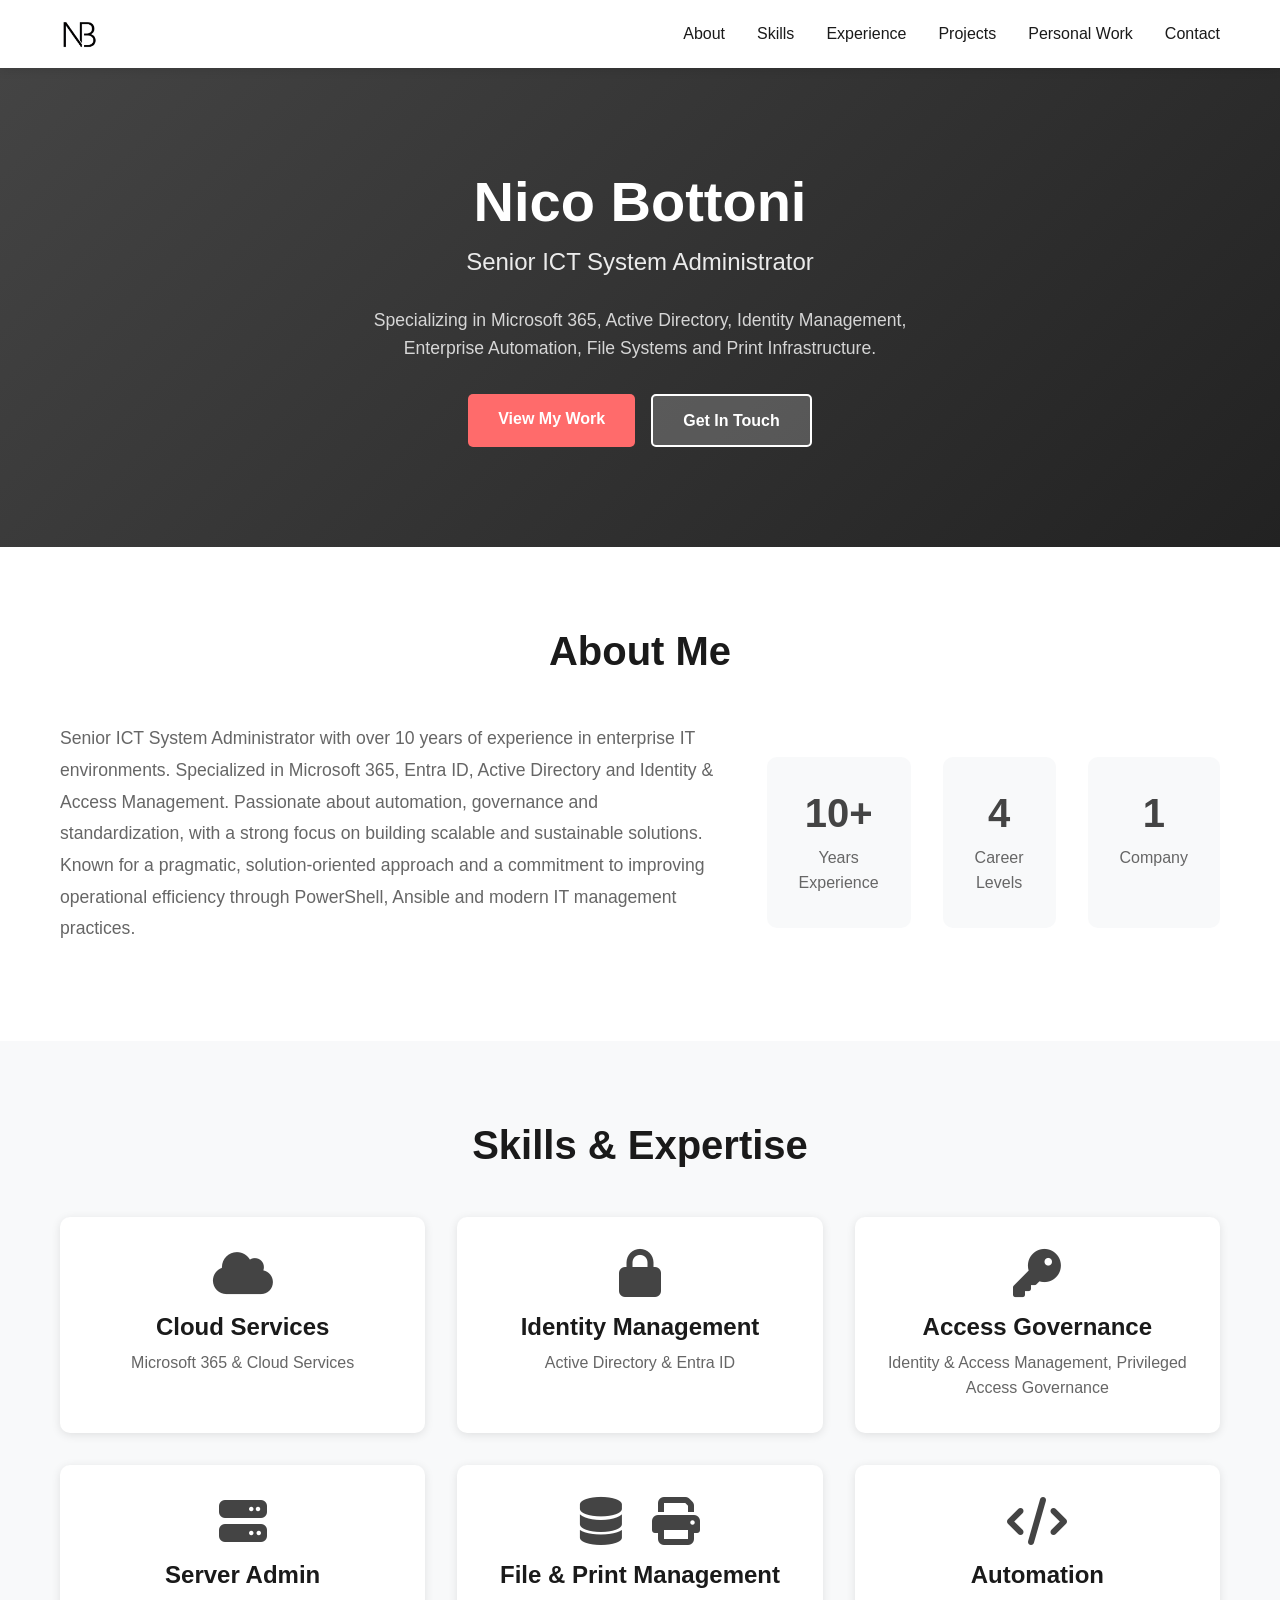
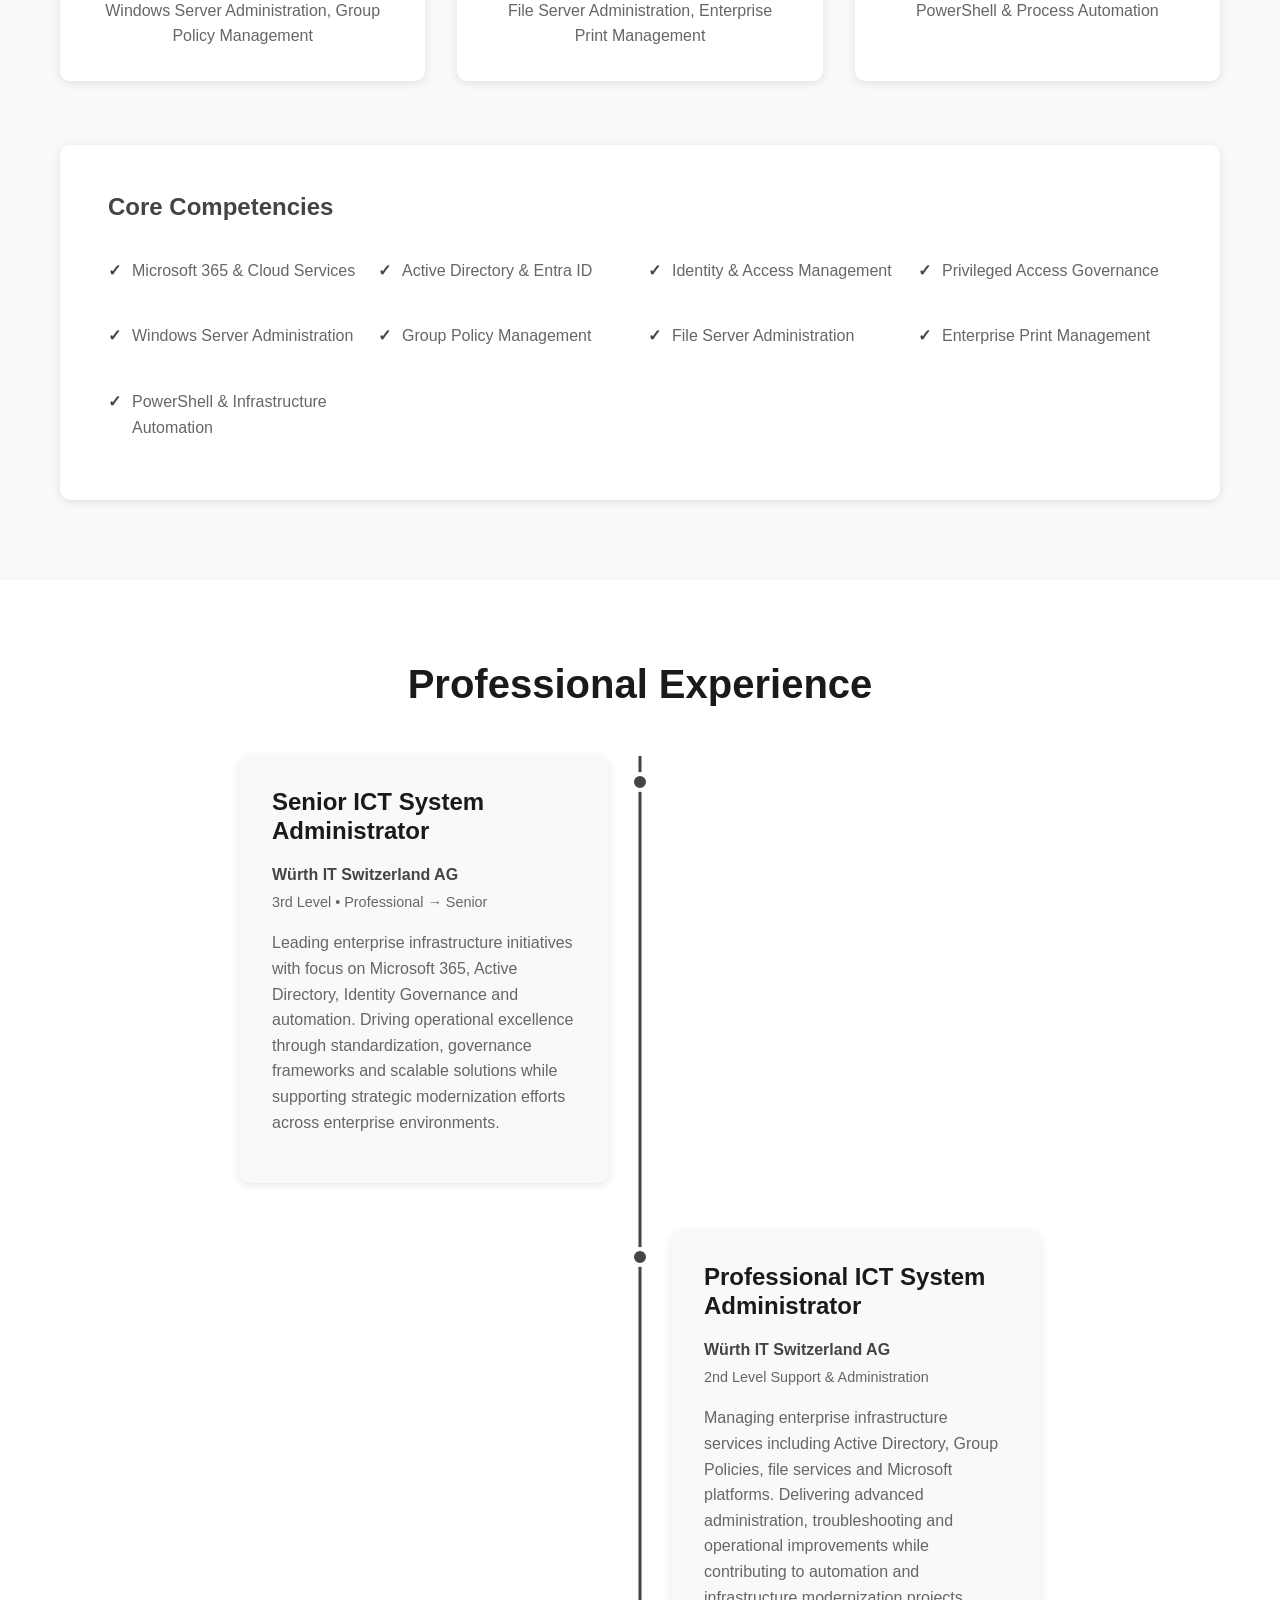
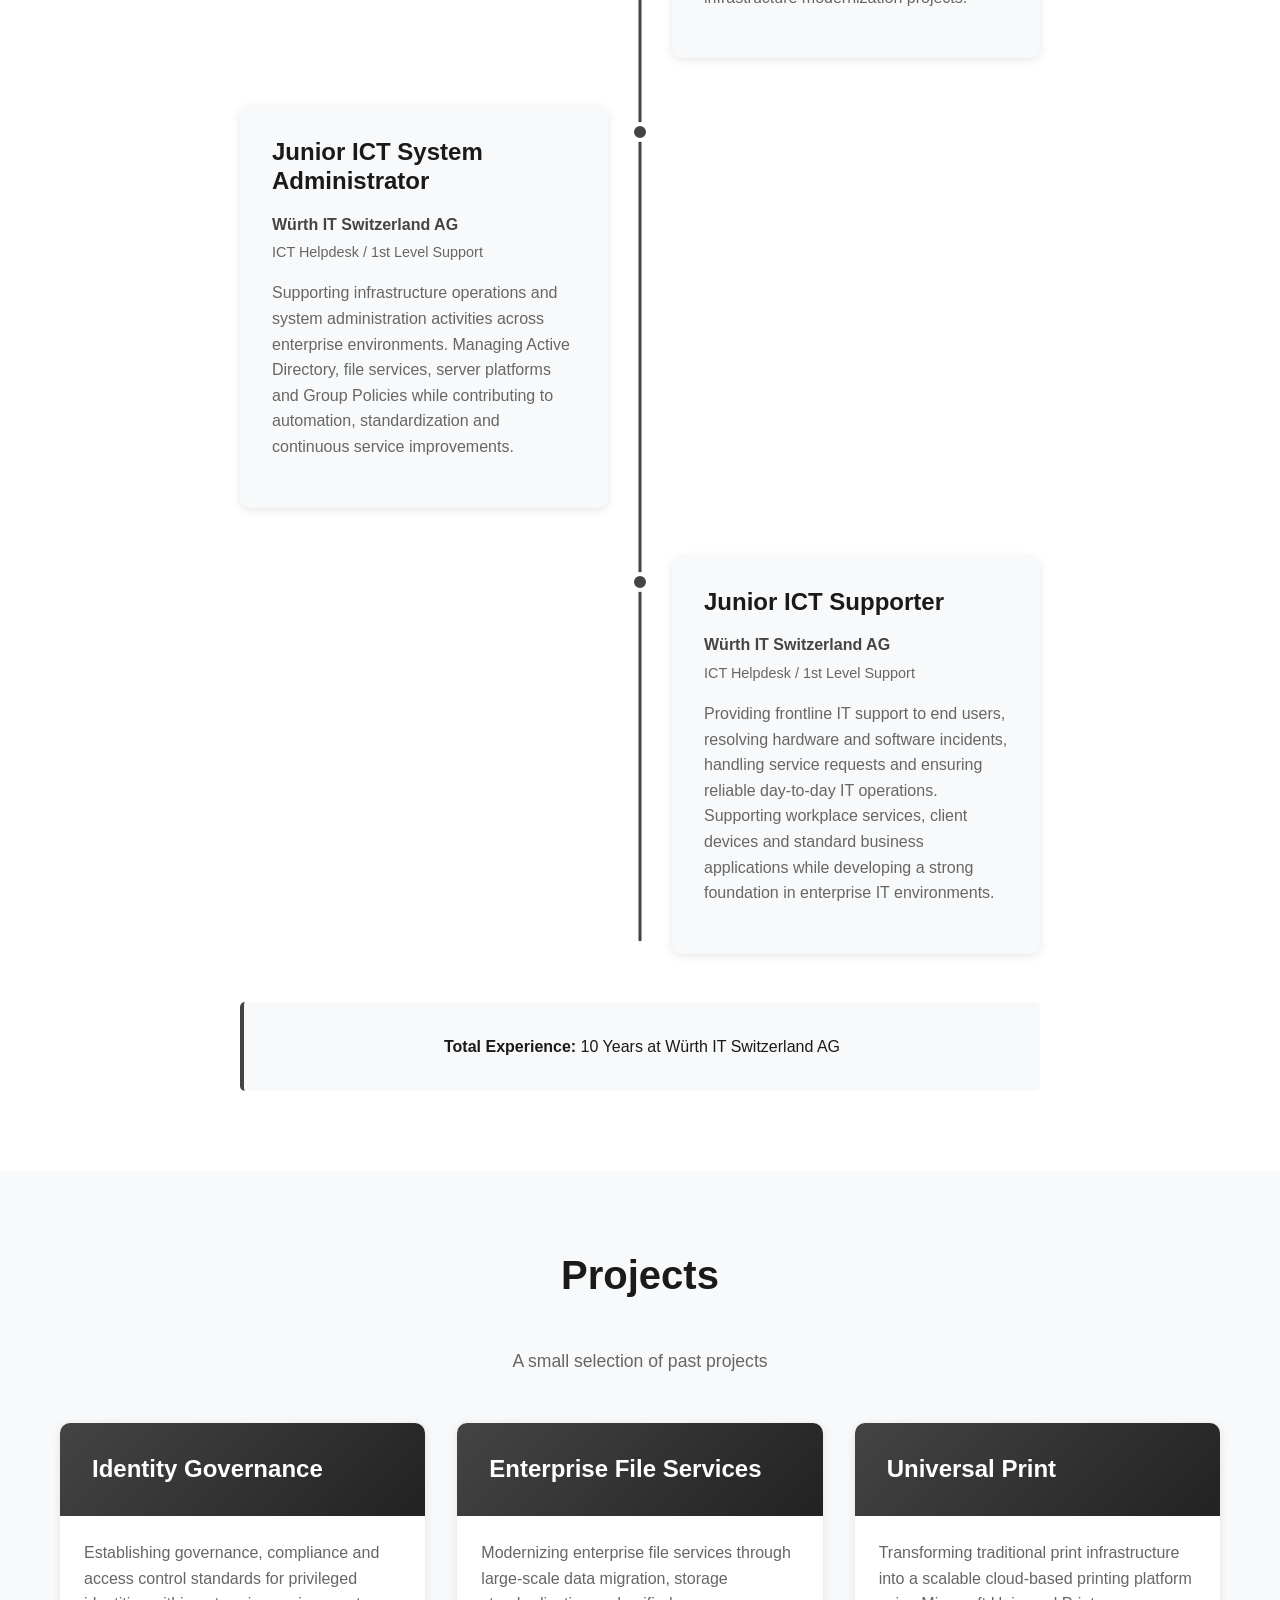
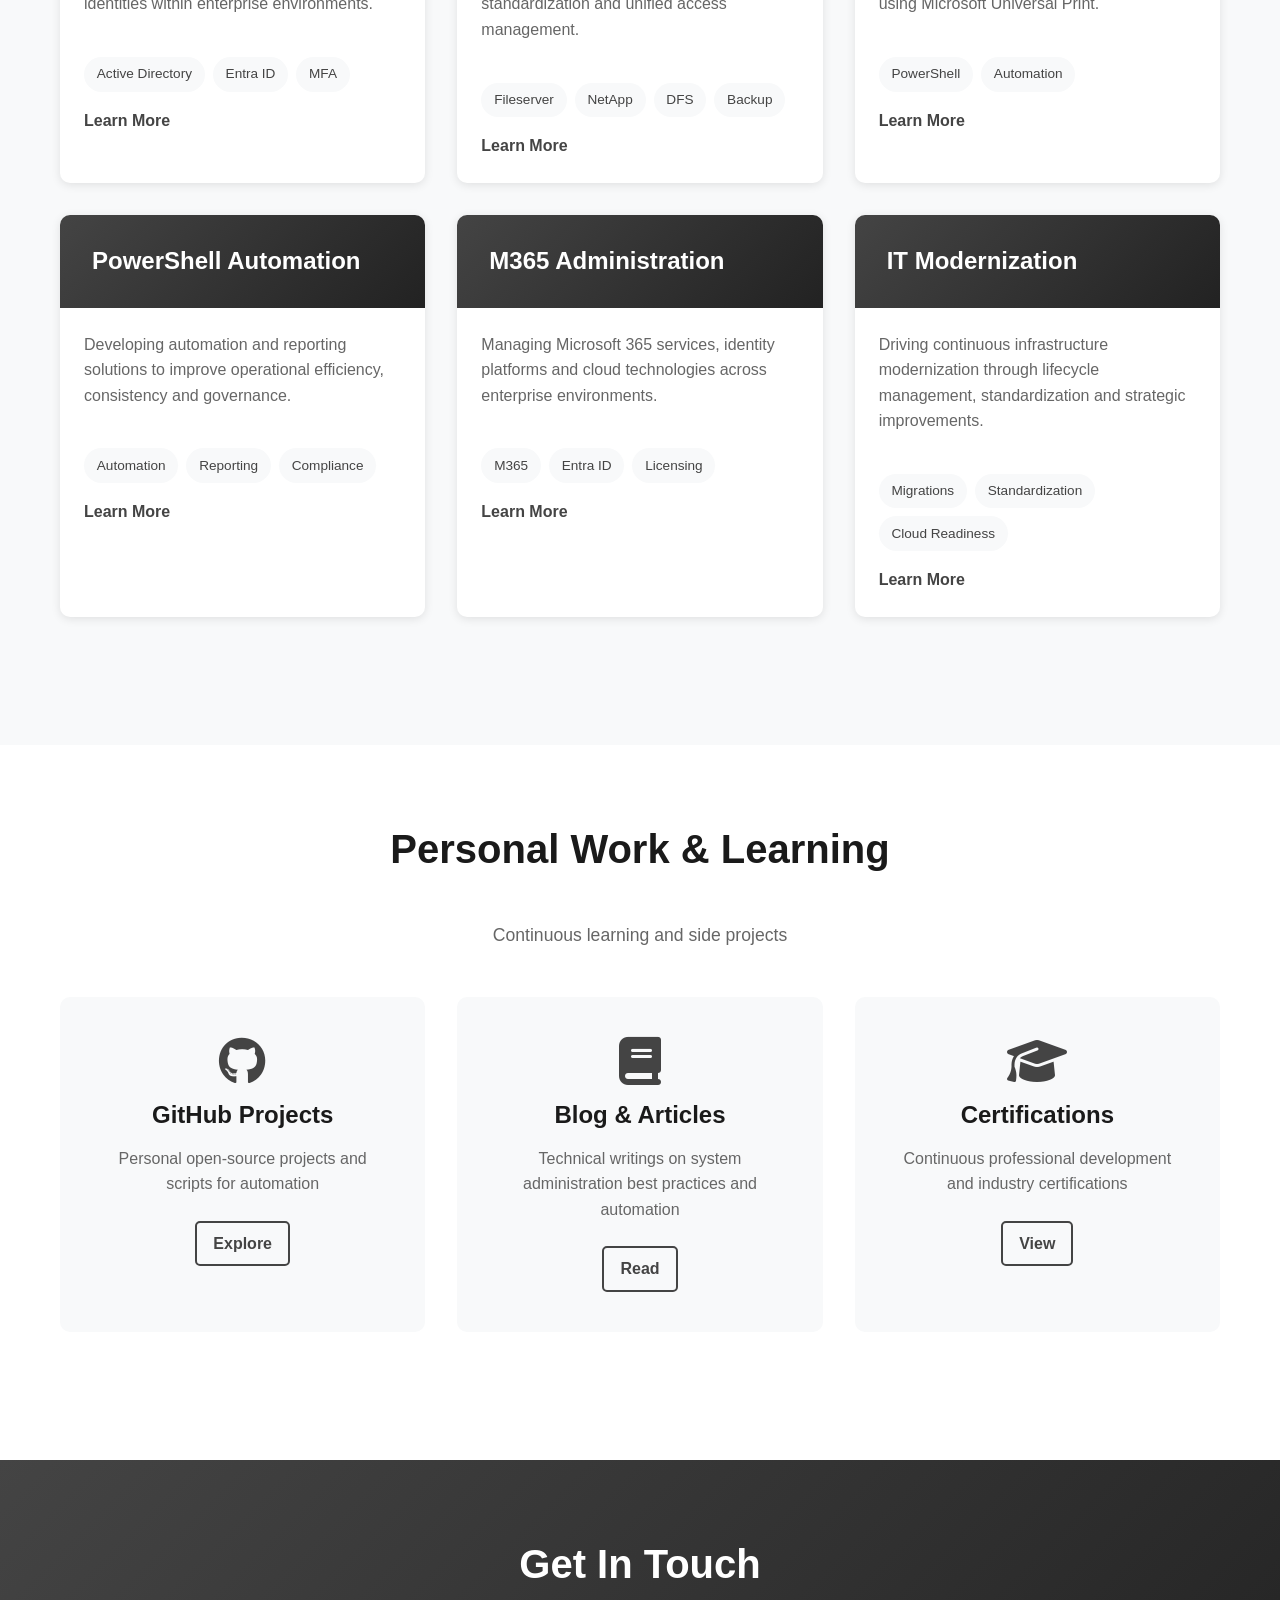
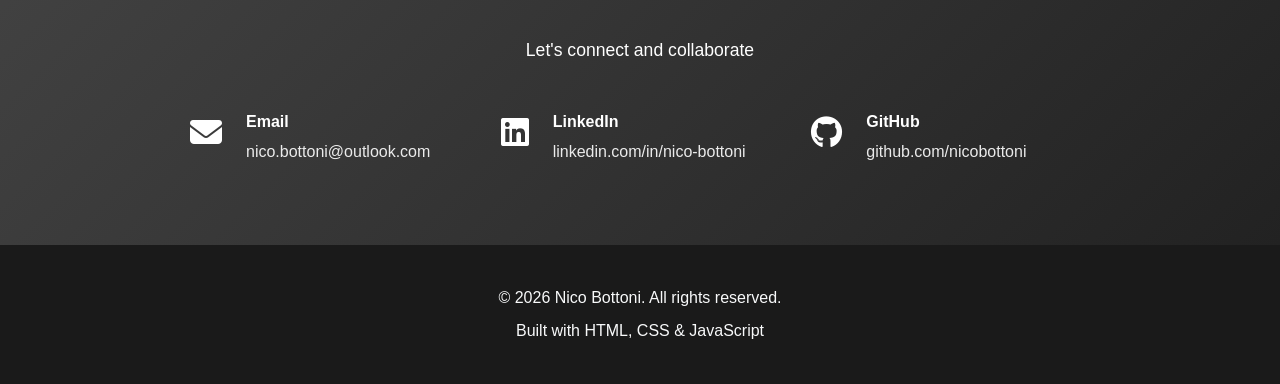
<file: index.html>
<!DOCTYPE html>
<html lang="en">
<head>
    <meta charset="UTF-8">
    <meta name="viewport" content="width=device-width, initial-scale=1.0">
    <meta name="description" content="Nico Bottoni - Senior ICT System Administrator | Microsoft 365 | Active Directory | Identity Management">
    <meta name="keywords" content="System Administrator, Microsoft 365, Active Directory, PowerShell, Infrastructure">
    <title>Nico Bottoni - Portfolio</title>
    <link rel="stylesheet" href="style.css">
    <link rel="stylesheet" href="https://cdnjs.cloudflare.com/ajax/libs/font-awesome/6.4.0/css/all.min.css">
</head>
<body>
    <!-- Navigation -->
    <nav class="navbar">
        <div class="container">
            <div class="nav-brand">
                <a href="#" class="nav-logo-link">
                    <img src="assets/Logo-Schwarz.png" alt="NB Logo-Schwarz" class="nav-logo">
                </a>
            </div>
            <ul class="nav-menu">
                <li><a href="#about" class="nav-link">About</a></li>
                <li><a href="#skills" class="nav-link">Skills</a></li>
                <li><a href="#experience" class="nav-link">Experience</a></li>
                <li><a href="#projects" class="nav-link">Projects</a></li>
                <li><a href="#personal-work" class="nav-link">Personal Work</a></li>
                <li><a href="#contact" class="nav-link">Contact</a></li>
            </ul>
            <div class="hamburger">
                <span></span>
                <span></span>
                <span></span>
            </div>
        </div>
    </nav>

    <!-- Hero Section -->
    <section class="hero">
        <div class="container">
            <div class="hero-content">
                <h1>Nico Bottoni</h1>
                <p class="hero-subtitle">Senior ICT System Administrator</p>
                <p class="hero-description">
                    Specializing in Microsoft 365, Active Directory, Identity Management, Enterprise Automation, File Systems and Print Infrastructure.
                </p>
                <div class="hero-buttons">
                    <a href="#projects" class="btn btn-primary">View My Work</a>
                    <a href="#contact" class="btn btn-secondary">Get In Touch</a>
                </div>
            </div>
        </div>
    </section>

    <!-- About Section -->
    <section id="about" class="about">
        <div class="container">
            <h2>About Me</h2>
            <div class="about-content">
                <div class="about-text">
                    <p>
                        Senior ICT System Administrator with over 10 years of experience in enterprise IT environments.
                        Specialized in Microsoft 365, Entra ID, Active Directory and Identity & Access Management.
                        Passionate about automation, governance and standardization, with a strong focus on building scalable and sustainable solutions.
                        Known for a pragmatic, solution-oriented approach and a commitment to improving operational efficiency through PowerShell, Ansible and modern IT management practices.
                    </p>
                </div>
                <div class="about-stats">
                    <div class="stat">
                        <h3>10+</h3>
                        <p>Years Experience</p>
                    </div>
                    <div class="stat">
                        <h3>4</h3>
                        <p>Career Levels</p>
                    </div>
                    <div class="stat">
                        <h3>1</h3>
                        <p>Company</p>
                    </div>
                </div>
            </div>
        </div>
    </section>

    <!-- Skills Section -->
    <section id="skills" class="skills">
        <div class="container">
            <h2>Skills & Expertise</h2>
            <div class="skills-grid">
                <div class="skill-card">
                    <i class="fas fa-cloud"></i>
                    <h3>Cloud Services</h3>
                    <p>Microsoft 365 & Cloud Services</p>
                </div>
                <div class="skill-card">
                    <i class="fas fa-lock"></i>
                    <h3>Identity Management</h3>
                    <p>Active Directory & Entra ID</p>
                </div>
                <div class="skill-card">
                    <i class="fas fa-key"></i>
                    <h3>Access Governance</h3>
                    <p>Identity & Access Management, Privileged Access Governance</p>
                </div>
                <div class="skill-card">
                    <i class="fas fa-server"></i>
                    <h3>Server Admin</h3>
                    <p>Windows Server Administration, Group Policy Management</p>
                </div>
                <div class="skill-card">
                    <i class="fas fa-database" style="margin-right: 25px;"></i>
                    <i class="fas fa-print"></i>
                    <h3>File & Print Management</h3>
                    <p>File Server Administration, Enterprise Print Management</p>
                </div>
                <div class="skill-card">
                    <i class="fas fa-code"></i>
                    <h3>Automation</h3>
                    <p>PowerShell & Process Automation</p>
                </div>
            </div>
            <div class="skills-list">
                <h3>Core Competencies</h3>
                <ul>
                    <li>Microsoft 365 & Cloud Services</li>
                    <li>Active Directory & Entra ID</li>
                    <li>Identity & Access Management</li>
                    <li>Privileged Access Governance</li>
                    <li>Windows Server Administration</li>
                    <li>Group Policy Management</li>
                    <li>File Server Administration</li>
                    <li>Enterprise Print Management</li>
                    <li>PowerShell & Infrastructure Automation</li>
                </ul>
            </div>
        </div>
    </section>

    <!-- Experience Section -->
    <section id="experience" class="experience">
        <div class="container">
            <h2>Professional Experience</h2>
            <div class="timeline">
                <div class="timeline-item">
                    <div class="timeline-marker"></div>
                    <div class="timeline-content">
                        <h3>Senior ICT System Administrator</h3>
                        <p class="company">Würth IT Switzerland AG</p>
                        <p class="timeline-date">3rd Level • Professional → Senior</p>
                        <p class="description">
                            Leading enterprise infrastructure initiatives with focus on Microsoft 365, Active Directory, Identity Governance and automation.
                            Driving operational excellence through standardization, governance frameworks and scalable solutions while supporting strategic modernization efforts across enterprise environments.
                        </p>
                    </div>
                </div>
                <div class="timeline-item">
                    <div class="timeline-marker"></div>
                    <div class="timeline-content">
                        <h3>Professional ICT System Administrator</h3>
                        <p class="company">Würth IT Switzerland AG</p>
                        <p class="timeline-date">2nd Level Support & Administration</p>
                        <p class="description">
                            Managing enterprise infrastructure services including Active Directory, Group Policies, file services and Microsoft platforms.
                            Delivering advanced administration, troubleshooting and operational improvements while contributing to automation and infrastructure modernization projects.
                        </p>
                    </div>
                </div>
                <div class="timeline-item">
                    <div class="timeline-marker"></div>
                    <div class="timeline-content">
                        <h3>Junior ICT System Administrator</h3>
                        <p class="company">Würth IT Switzerland AG</p>
                        <p class="timeline-date">ICT Helpdesk / 1st Level Support</p>
                        <p class="description">
                            Supporting infrastructure operations and system administration activities across enterprise environments.
                            Managing Active Directory, file services, server platforms and Group Policies while contributing to automation, standardization and continuous service improvements.
                        </p>
                    </div>
                </div>
                <div class="timeline-item">
                    <div class="timeline-marker"></div>
                    <div class="timeline-content">
                        <h3>Junior ICT Supporter</h3>
                        <p class="company">Würth IT Switzerland AG</p>
                        <p class="timeline-date">ICT Helpdesk / 1st Level Support</p>
                        <p class="description">
                            Providing frontline IT support to end users, resolving hardware and software incidents, handling service requests and ensuring reliable day-to-day IT operations.
                            Supporting workplace services, client devices and standard business applications while developing a strong foundation in enterprise IT environments.
                        </p>
                    </div>
                </div>
                <div class="timeline-note">
                    <strong>Total Experience:</strong> 10 Years at Würth IT Switzerland AG
                </div>
            </div>
        </div>
    </section>

    <!-- Projects Section -->
    <section id="projects" class="projects">
        <div class="container">
            <h2>Projects</h2>
            <p class="section-subtitle">A small selection of past projects</p>
            <div class="projects-grid">                
                <div class="project-card">
                    <div class="project-header">
                        <h3>Identity Governance</h3>
                    </div>
                    <p class="project-description">
                        Establishing governance, compliance and access control standards for privileged identities within enterprise environments.
                    </p>
                    <div class="project-tags">
                        <span class="tag">Active Directory</span>
                        <span class="tag">Entra ID</span>
                        <span class="tag">MFA</span>
                    </div>
                    <div class="project-links">
                        <a href="projects/identity-governance.html" class="project-link">Learn More</a>
                    </div>
                </div>
                <div class="project-card">
                    <div class="project-header">
                        <h3>Enterprise File Services</h3>
                    </div>
                    <p class="project-description">
                        Modernizing enterprise file services through large-scale data migration, storage standardization and unified access management.
                    </p>
                    <div class="project-tags">
                        <span class="tag">Fileserver</span>
                        <span class="tag">NetApp</span>
                        <span class="tag">DFS</span>
                        <span class="tag">Backup</span>
                    </div>
                    <div class="project-links">
                        <a href="projects/enterprise-file-services.html" class="project-link">Learn More</a>
                    </div>
                </div>
                <div class="project-card">
                    <div class="project-header">
                        <h3>Universal Print</h3>
                    </div>
                    <p class="project-description">
                        Transforming traditional print infrastructure into a scalable cloud-based printing platform using Microsoft Universal Print.
                    </p>
                    <div class="project-tags">
                        <span class="tag">PowerShell</span>
                        <span class="tag">Automation</span>
                    </div>
                    <div class="project-links">
                        <a href="projects/universal-print.html" class="project-link">Learn More</a>
                    </div>
                </div>
                <div class="project-card">
                    <div class="project-header">
                        <h3>PowerShell Automation</h3>
                    </div>
                    <p class="project-description">
                        Developing automation and reporting solutions to improve operational efficiency, consistency and governance.
                    </p>
                    <div class="project-tags">
                        <span class="tag">Automation</span>
                        <span class="tag">Reporting</span>
                        <span class="tag">Compliance</span>
                    </div>
                    <div class="project-links">
                        <a href="projects/powershell-automation.html" class="project-link">Learn More</a>
                    </div>
                </div>
                <div class="project-card">
                    <div class="project-header">
                        <h3>M365 Administration</h3>
                    </div>
                    <p class="project-description">
                        Managing Microsoft 365 services, identity platforms and cloud technologies across enterprise environments.
                    </p>
                    <div class="project-tags">
                        <span class="tag">M365</span>
                        <span class="tag">Entra ID</span>
                        <span class="tag">Licensing</span>                        
                    </div>
                    <div class="project-links">
                        <a href="projects/m365-administration.html" class="project-link">Learn More</a>
                    </div>
                </div>
                <div class="project-card">
                    <div class="project-header">
                        <h3>IT Modernization</h3>
                    </div>
                    <p class="project-description">
                        Driving continuous infrastructure modernization through lifecycle management, standardization and strategic improvements.
                    </p>
                    <div class="project-tags">
                        <span class="tag">Migrations</span>
                        <span class="tag">Standardization</span>
                        <span class="tag">Cloud Readiness</span>
                    </div>
                    <div class="project-links">
                        <a href="projects/it-modernization.html" class="project-link">Learn More</a>
                    </div>
                </div>
            </div>
        </div>
    </section>

    <!-- Personal Work Section -->
    <section id="personal-work" class="personal-work">
        <div class="container">
            <h2>Personal Work & Learning</h2>
            <p class="section-subtitle">Continuous learning and side projects</p>
            <div class="personal-work-grid">
                <div class="personal-work-card">
                    <i class="fab fa-github"></i>
                    <h3>GitHub Projects</h3>
                    <p>
                        Personal open-source projects and scripts for automation
                    </p>
                    <a href="https://github.com/nicobottoni/powershell-toolbox"
                        class="learn-more"
                        target="_blank"
                        rel="noopener noreferrer"
                        >Explore
                    </a>
                </div>
                <div class="personal-work-card">
                    <i class="fas fa-book"></i>
                    <h3>Blog & Articles</h3>
                    <p>
                        Technical writings on system administration best practices and automation
                    </p>
                    <a href="#" class="learn-more">Read</a>
                </div>
                <div class="personal-work-card">
                    <i class="fas fa-graduation-cap"></i>
                    <h3>Certifications</h3>
                    <p>
                        Continuous professional development and industry certifications
                    </p>
                    <a href="certifications.html" class="learn-more">View</a>
                </div>
            </div>
        </div>
    </section>

    <!-- Contact Section -->
    <section id="contact" class="contact">
        <div class="container">
            <h2>Get In Touch</h2>
            <p class="section-subtitle">Let's connect and collaborate</p>
            <div class="contact-content">
                <div class="contact-info">
                    <div class="contact-item">
                        <i class="fas fa-envelope"></i>
                        <div>
                            <h4>Email</h4>
                            <p><a href="mailto:nico.bottoni@outlook.com">nico.bottoni@outlook.com</a></p>
                        </div>
                    </div>
                    <div class="contact-item">
                        <i class="fab fa-linkedin"></i>
                        <div>
                            <h4>LinkedIn</h4>
                            <p><a href="https://www.linkedin.com/in/nico-bottoni-77aa26182/" target="_blank">linkedin.com/in/nico-bottoni</a></p>
                        </div>
                    </div>
                    <div class="contact-item">
                        <i class="fab fa-github"></i>
                        <div>
                            <h4>GitHub</h4>
                            <p><a href="https://github.com/nicobottoni" target="_blank">github.com/nicobottoni</a></p>
                        </div>
                    </div>
                </div>
            </div>
        </div>
    </section>

    <!-- Footer -->
    <footer class="footer">
        <div class="container">
            <p>&copy; 2026 Nico Bottoni. All rights reserved.</p>
            <p>Built with HTML, CSS & JavaScript</p>
        </div>
    </footer>

    <script src="script.js"></script>
</body>
</html>
</file>
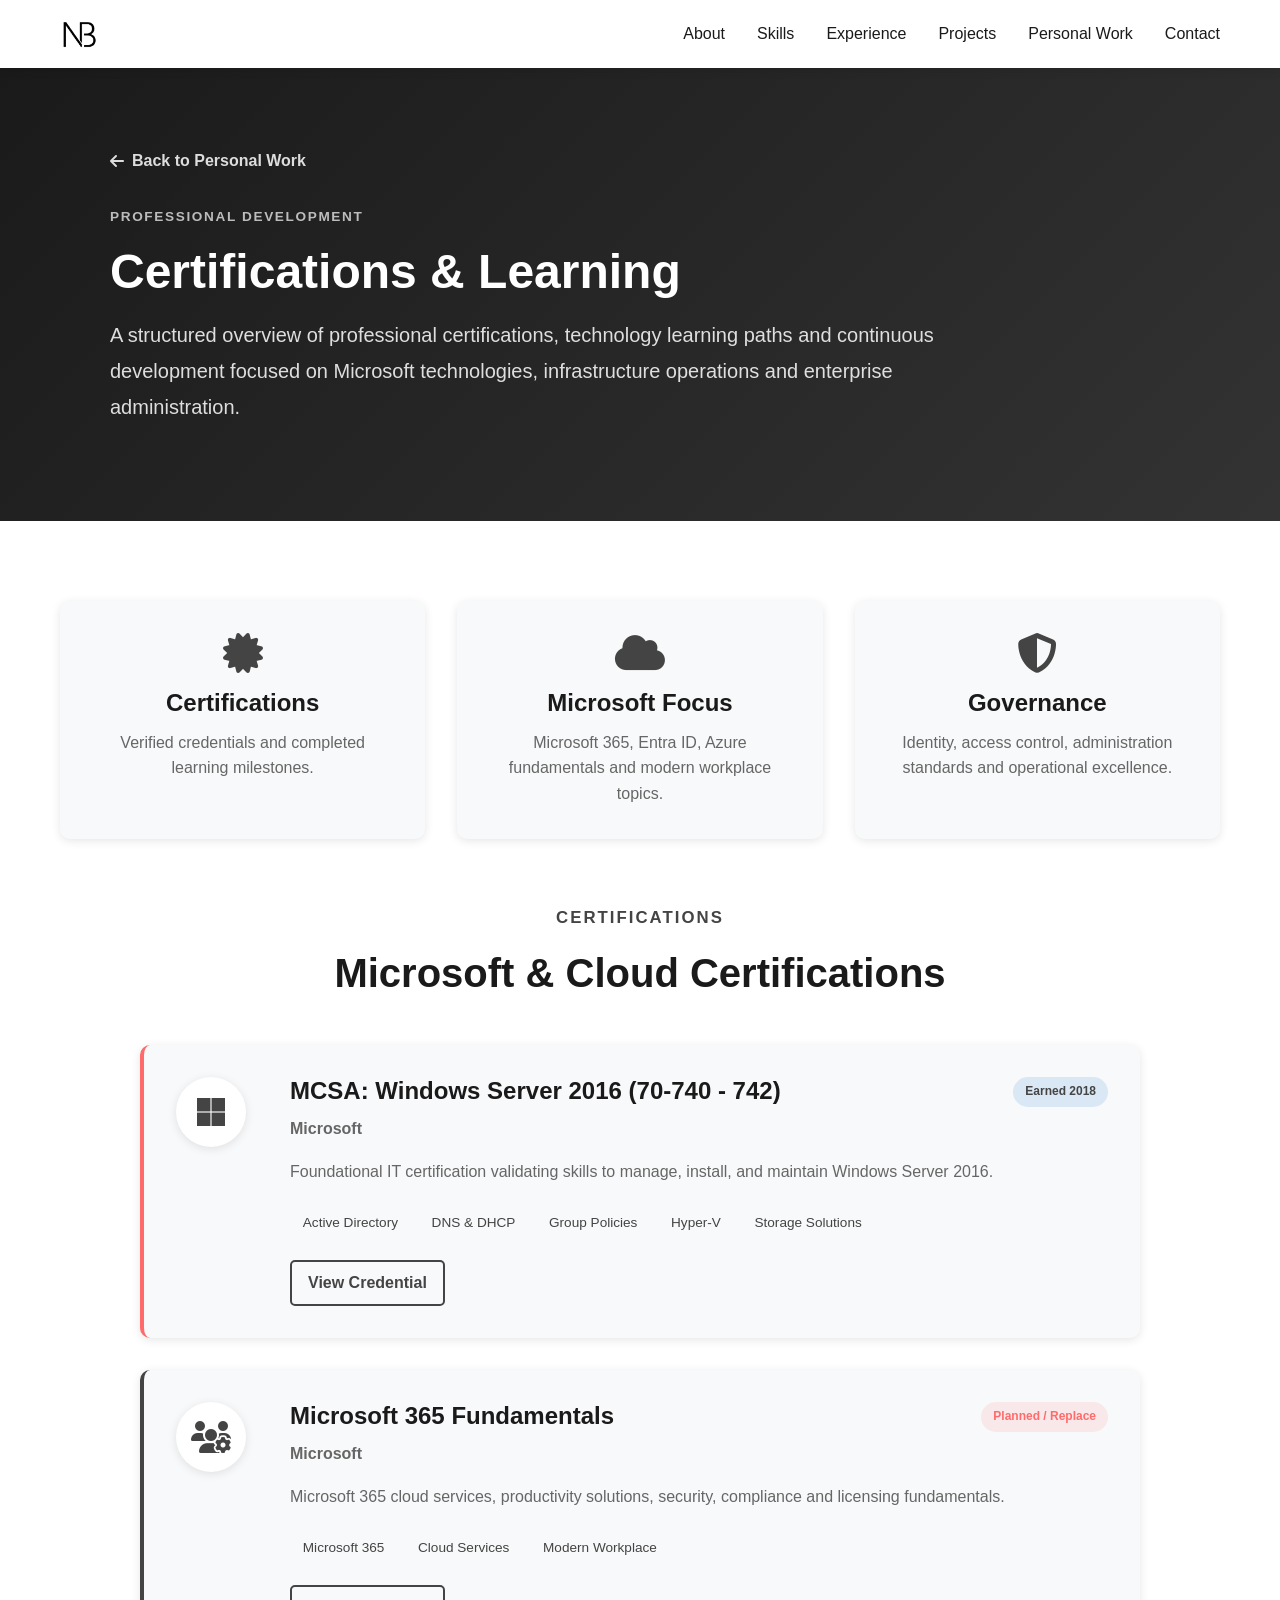
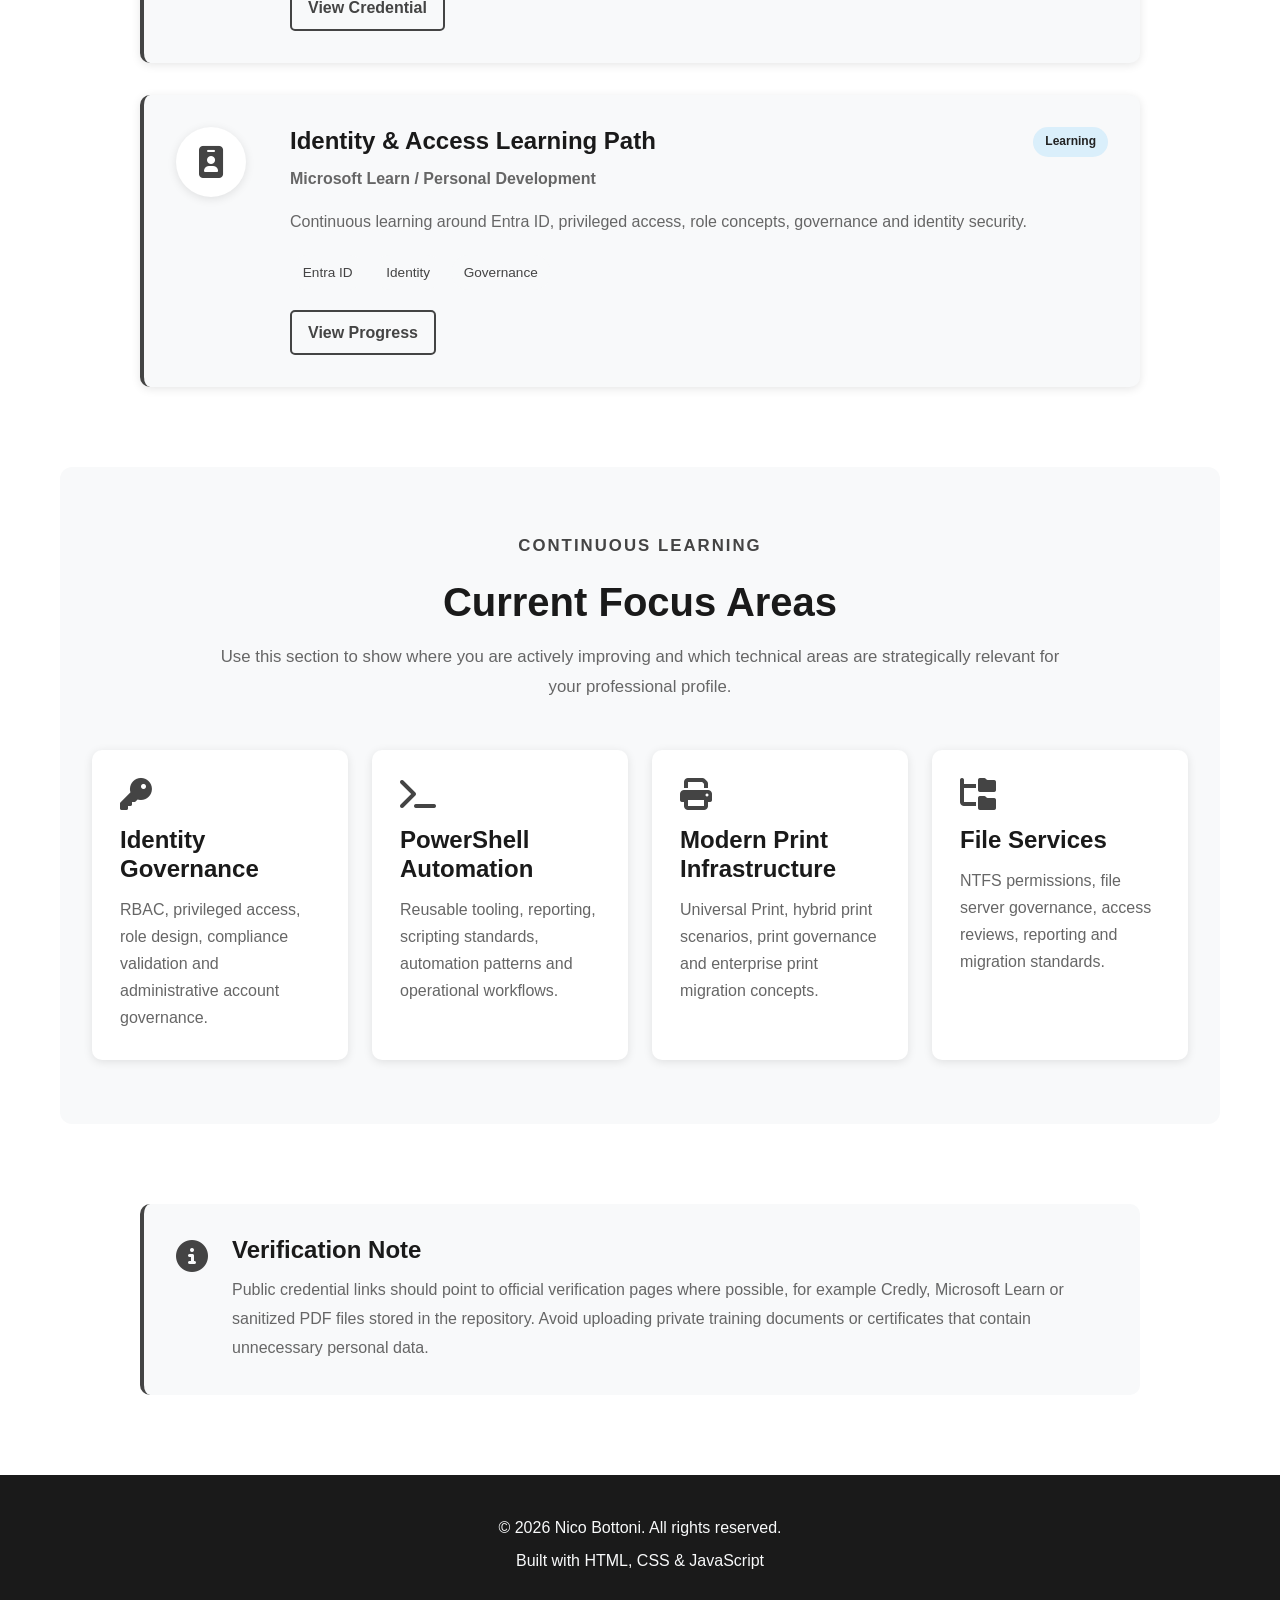
<file: certifications.html>
<!DOCTYPE html>
<html lang="en">
<head>
    <meta charset="UTF-8">
    <meta name="viewport" content="width=device-width, initial-scale=1.0">
    <meta name="description" content="Certifications and professional learning overview for Nico Bottoni - Microsoft 365, Active Directory, Identity Governance and Enterprise IT.">
    <meta name="keywords" content="Certifications, Microsoft, Microsoft 365, Azure, Entra ID, Active Directory, System Administrator, Nico Bottoni">
    <title>Certifications</title>
    <link rel="stylesheet" href="style.css">
    <link rel="stylesheet" href="https://cdnjs.cloudflare.com/ajax/libs/font-awesome/6.4.0/css/all.min.css">
</head>
<body>
    <!-- Navigation -->
    <nav class="navbar">
        <div class="container">
            <a href="index.html#home" class="nav-brand">
                <img src="assets/Logo-Schwarz.png" alt="NB Logo" class="nav-logo">
            </a>
            <ul class="nav-menu">
                <li><a href="index.html#about" class="nav-link">About</a></li>
                <li><a href="index.html#skills" class="nav-link">Skills</a></li>
                <li><a href="index.html#experience" class="nav-link">Experience</a></li>
                <li><a href="index.html#projects" class="nav-link">Projects</a></li>
                <li><a href="index.html#personal-work" class="nav-link">Personal Work</a></li>
                <li><a href="index.html#contact" class="nav-link">Contact</a></li>
            </ul>
            <div class="hamburger">
                <span></span>
                <span></span>
                <span></span>
            </div>
        </div>
    </nav>

    <!-- Certifications Hero -->
    <section class="certifications-hero">
        <div class="container">
            <a href="index.html#personal-work" class="cert-back-link"><i class="fas fa-arrow-left"></i> Back to Personal Work</a>
            <div class="certifications-hero-content">
                <p class="eyebrow">Professional Development</p>
                <h1>Certifications & Learning</h1>
                <p class="certifications-lead">
                    A structured overview of professional certifications, technology learning paths and continuous development focused on Microsoft technologies, infrastructure operations and enterprise administration.
                </p>
            </div>
        </div>
    </section>

    <main class="certifications-page">
        <div class="container">
            <!-- Summary -->
            <section class="cert-section cert-summary-section">
                <div class="cert-summary-grid">
                    <div class="cert-summary-card">
                        <i class="fas fa-certificate"></i>
                        <h3>Certifications</h3>
                        <p>Verified credentials and completed learning milestones.</p>
                    </div>
                    <div class="cert-summary-card">
                        <i class="fas fa-cloud"></i>
                        <h3>Microsoft Focus</h3>
                        <p>Microsoft 365, Entra ID, Azure fundamentals and modern workplace topics.</p>
                    </div>
                    <div class="cert-summary-card">
                        <i class="fas fa-shield-alt"></i>
                        <h3>Governance</h3>
                        <p>Identity, access control, administration standards and operational excellence.</p>
                    </div>
                </div>
            </section>

            <!-- Microsoft Certifications -->
            <section class="cert-section">
                <div class="cert-section-heading">
                    <p class="eyebrow dark">Certifications</p>
                    <h2>Microsoft & Cloud Certifications</h2>
                </div>

                <div class="cert-grid">
                    <article class="cert-card featured-cert">
                        <div class="cert-card-icon">
                            <i class="fab fa-microsoft"></i>
                        </div>
                        <div class="cert-card-content">
                            <div class="cert-card-header">
                                <h3>MCSA: Windows Server 2016 (70-740 - 742)</h3>
                                <span class="cert-status active">Earned 2018</span>
                            </div>
                            <p class="cert-provider">Microsoft</p>
                            <p>
                                Foundational IT certification validating skills to manage, install, and maintain Windows Server 2016.
                            </p>
                            <div class="cert-tags">
                                <span class="tag">Active Directory</span>
                                <span class="tag">DNS & DHCP</span>
                                <span class="tag">Group Policies</span>
                                <span class="tag">Hyper-V</span>
                                <span class="tag">Storage Solutions</span>
                            </div>
                            <div class="cert-actions">
                                <a href="#" class="learn-more">View Credential</a>
                            </div>
                        </div>
                    </article>

                    <article class="cert-card">
                        <div class="cert-card-icon">
                            <i class="fas fa-users-cog"></i>
                        </div>
                        <div class="cert-card-content">
                            <div class="cert-card-header">
                                <h3>Microsoft 365 Fundamentals</h3>
                                <span class="cert-status planned">Planned / Replace</span>
                            </div>
                            <p class="cert-provider">Microsoft</p>
                            <p>
                                Microsoft 365 cloud services, productivity solutions, security, compliance and licensing fundamentals.
                            </p>
                            <div class="cert-tags">
                                <span class="tag">Microsoft 365</span>
                                <span class="tag">Cloud Services</span>
                                <span class="tag">Modern Workplace</span>
                            </div>
                            <div class="cert-actions">
                                <a href="#" class="learn-more">View Credential</a>
                            </div>
                        </div>
                    </article>

                    <article class="cert-card">
                        <div class="cert-card-icon">
                            <i class="fas fa-id-badge"></i>
                        </div>
                        <div class="cert-card-content">
                            <div class="cert-card-header">
                                <h3>Identity & Access Learning Path</h3>
                                <span class="cert-status learning">Learning</span>
                            </div>
                            <p class="cert-provider">Microsoft Learn / Personal Development</p>
                            <p>
                                Continuous learning around Entra ID, privileged access, role concepts, governance and identity security.
                            </p>
                            <div class="cert-tags">
                                <span class="tag">Entra ID</span>
                                <span class="tag">Identity</span>
                                <span class="tag">Governance</span>
                            </div>
                            <div class="cert-actions">
                                <a href="#" class="learn-more">View Progress</a>
                            </div>
                        </div>
                    </article>
                </div>
            </section>

            <!-- Learning Areas -->
            <section class="cert-section learning-section">
                <div class="cert-section-heading">
                    <p class="eyebrow dark">Continuous Learning</p>
                    <h2>Current Focus Areas</h2>
                    <p>Use this section to show where you are actively improving and which technical areas are strategically relevant for your professional profile.</p>
                </div>

                <div class="learning-grid">
                    <div class="learning-card">
                        <i class="fas fa-key"></i>
                        <h3>Identity Governance</h3>
                        <p>RBAC, privileged access, role design, compliance validation and administrative account governance.</p>
                    </div>
                    <div class="learning-card">
                        <i class="fas fa-terminal"></i>
                        <h3>PowerShell Automation</h3>
                        <p>Reusable tooling, reporting, scripting standards, automation patterns and operational workflows.</p>
                    </div>
                    <div class="learning-card">
                        <i class="fas fa-print"></i>
                        <h3>Modern Print Infrastructure</h3>
                        <p>Universal Print, hybrid print scenarios, print governance and enterprise print migration concepts.</p>
                    </div>
                    <div class="learning-card">
                        <i class="fas fa-folder-tree"></i>
                        <h3>File Services</h3>
                        <p>NTFS permissions, file server governance, access reviews, reporting and migration standards.</p>
                    </div>
                </div>
            </section>

            <!-- Verification Note -->
            <section class="cert-section cert-note-section">
                <div class="cert-note">
                    <i class="fas fa-info-circle"></i>
                    <div>
                        <h3>Verification Note</h3>
                        <p>
                            Public credential links should point to official verification pages where possible, for example Credly, Microsoft Learn or sanitized PDF files stored in the repository. Avoid uploading private training documents or certificates that contain unnecessary personal data.
                        </p>
                    </div>
                </div>
            </section>
        </div>
    </main>

    <!-- Footer -->
    <footer class="footer">
        <div class="container">
            <p>&copy; 2026 Nico Bottoni. All rights reserved.</p>
            <p>Built with HTML, CSS & JavaScript</p>
        </div>
    </footer>

    <script src="script.js"></script>
</body>
</html>
</file>
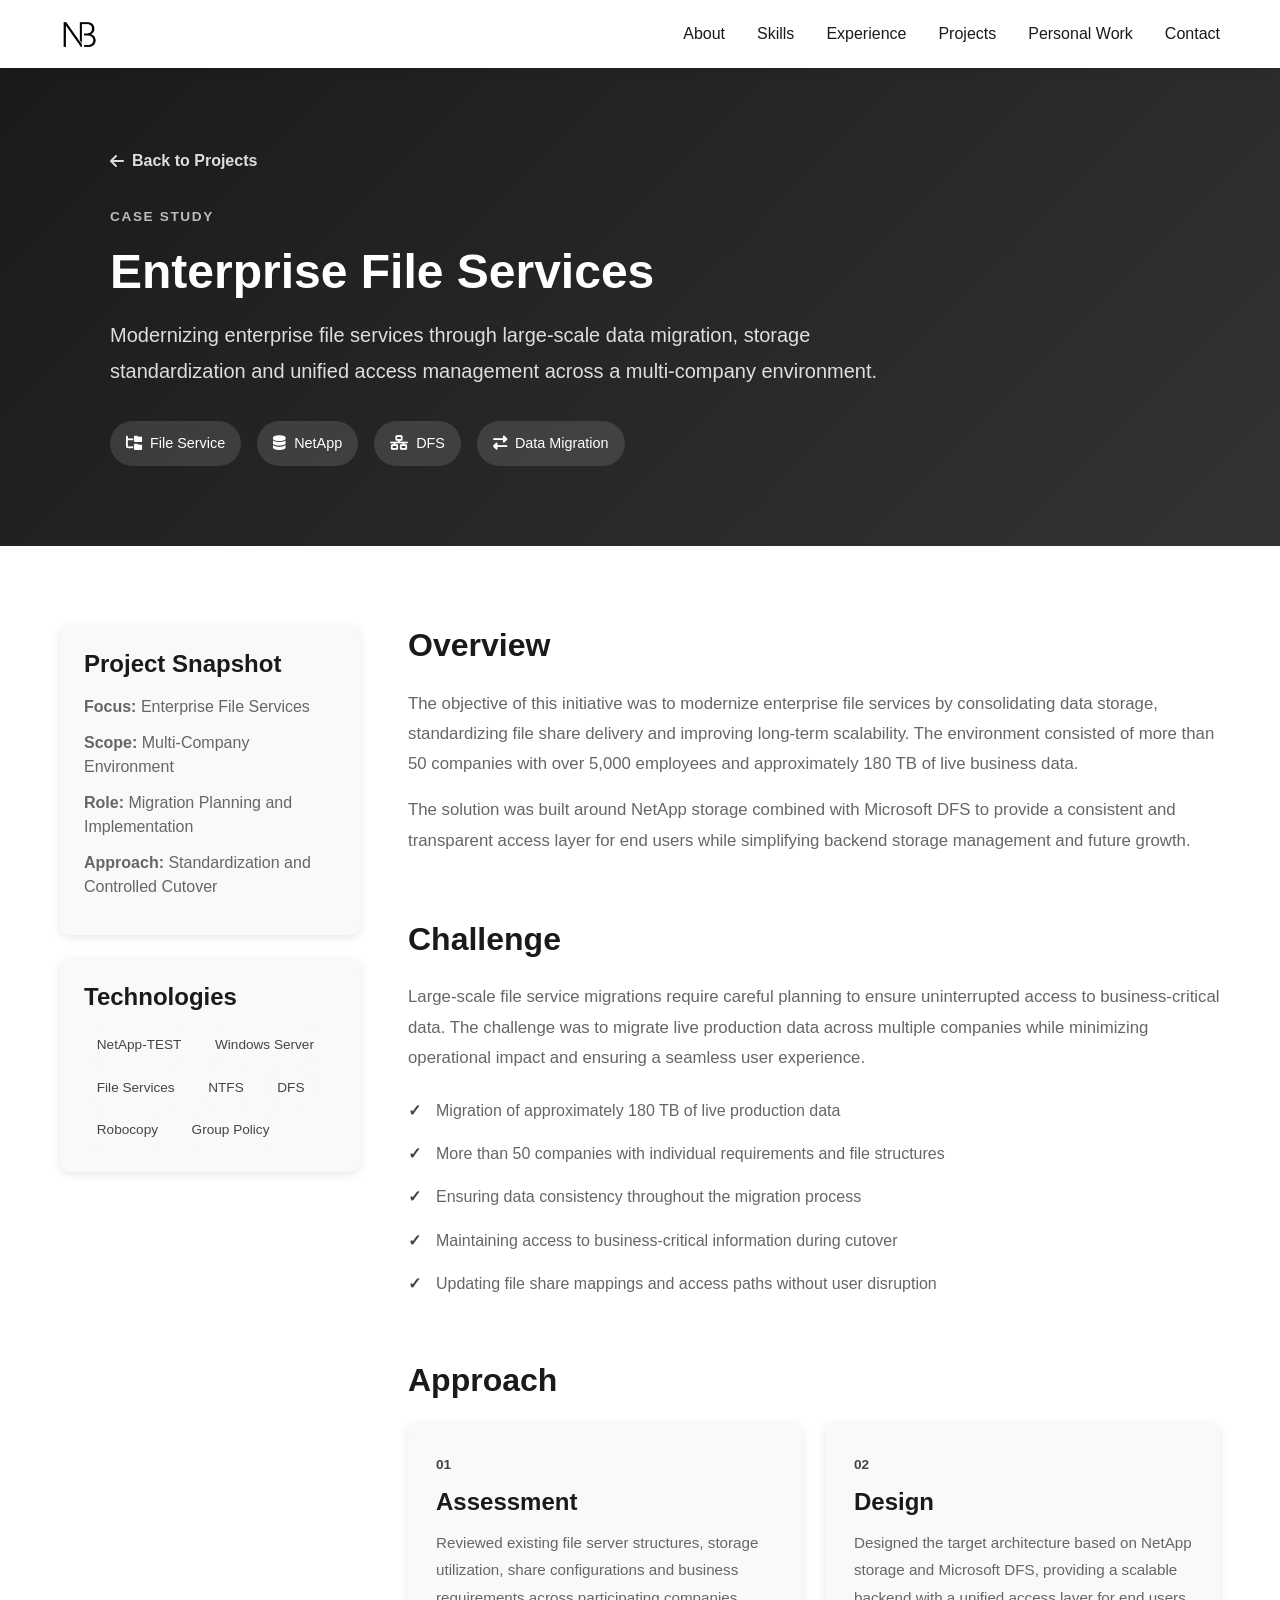
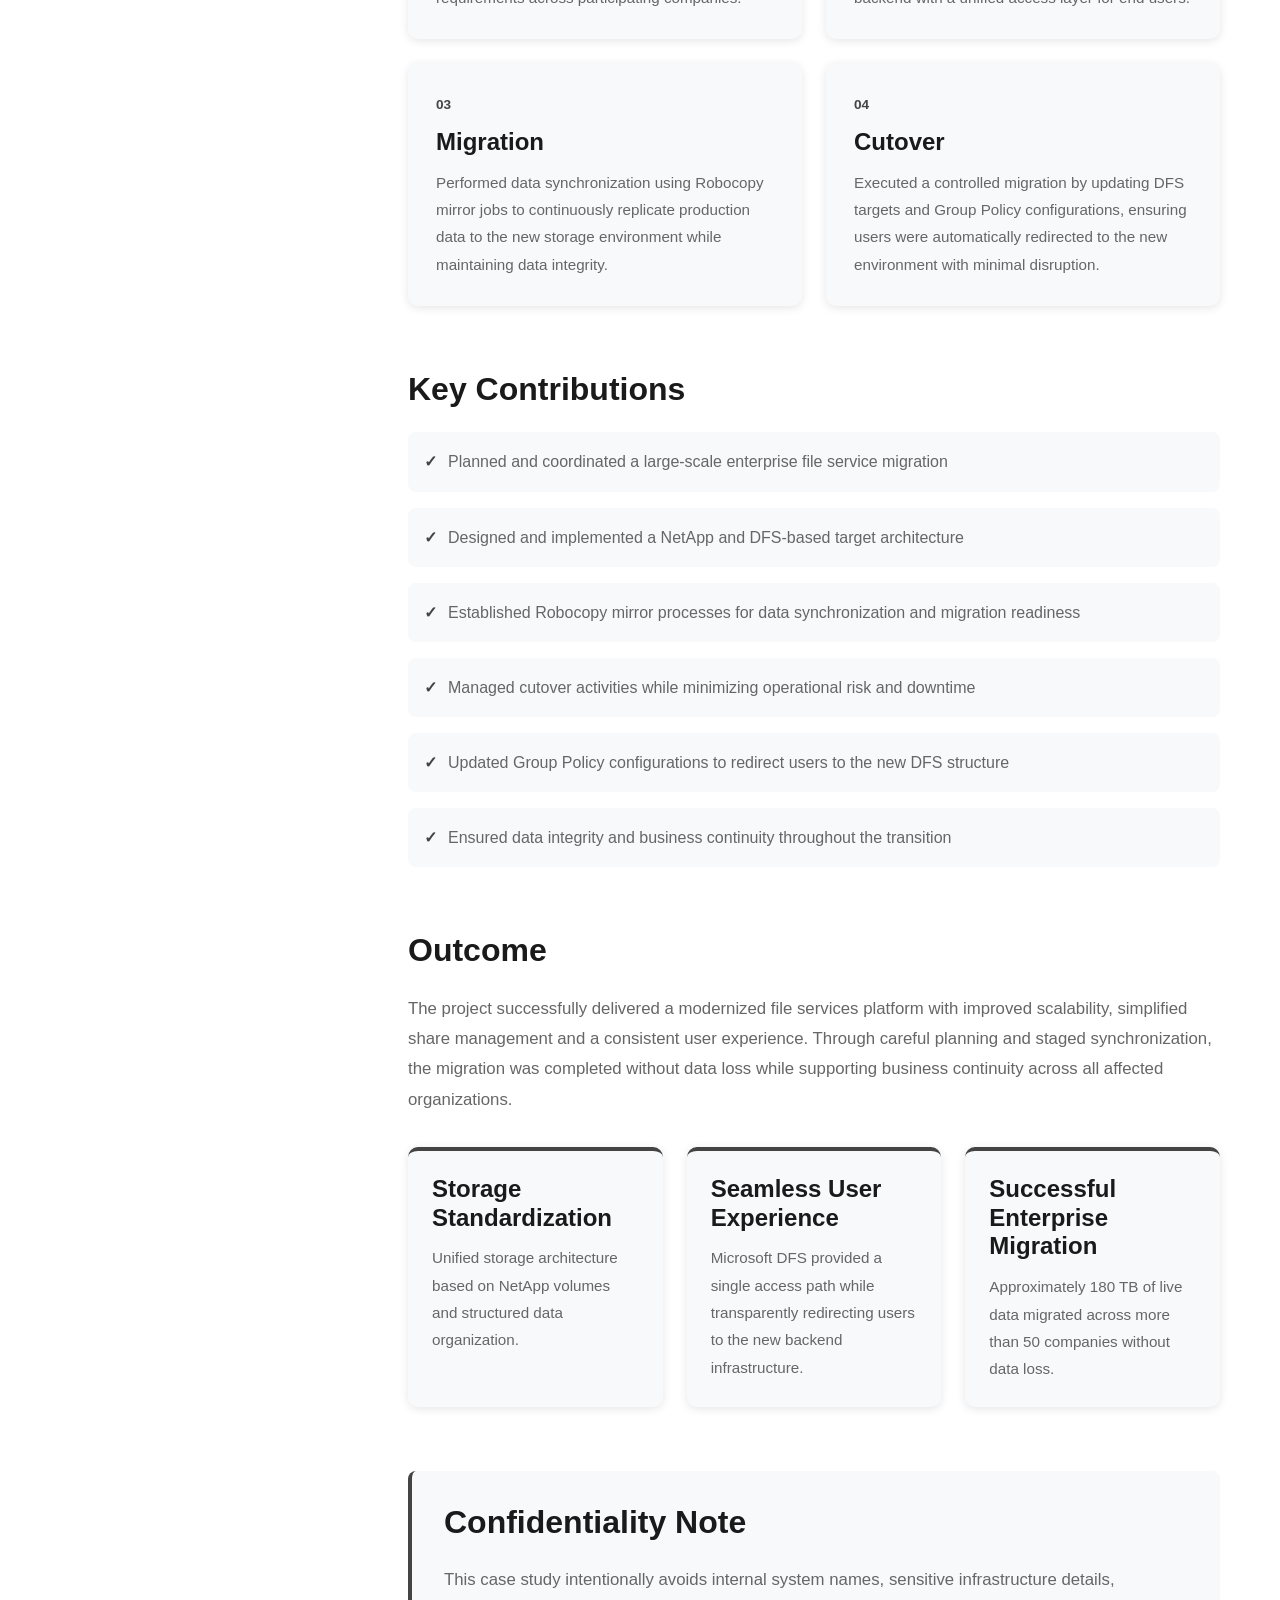
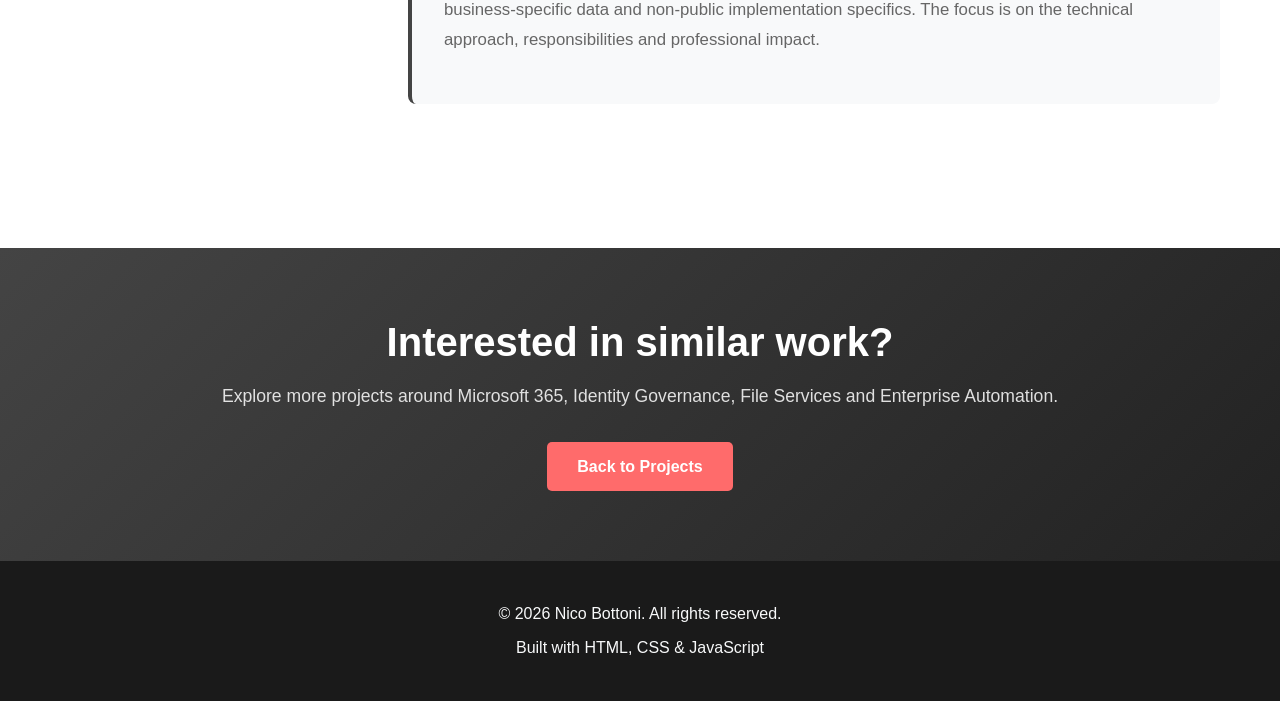
<file: projects/enterprise-file-services.html>
<!DOCTYPE html>
<html lang="en">
<head>
    <meta charset="UTF-8">
    <meta name="viewport" content="width=device-width, initial-scale=1.0">
    <meta name="description" content="Enterprise file service Migration case study by Nico Bottoni - NetApp, file infrastructure, DFS and enterprise migration.">
    <meta name="keywords" content="NetApp, Windows File Server, DFS Infrastructure, File Server Migration">
    <title>Enterprise File Services</title>
    <link rel="stylesheet" href="../style.css">
    <link rel="stylesheet" href="https://cdnjs.cloudflare.com/ajax/libs/font-awesome/6.4.0/css/all.min.css">
</head>
<body>
    <nav class="navbar">
        <div class="container">
            <a href="../index.html#home" class="nav-brand">
                <img src="../assets/Logo-Schwarz.png" alt="NB Logo" class="nav-logo">
            </a>
            <ul class="nav-menu">
                <li><a href="../index.html#about" class="nav-link">About</a></li>
                <li><a href="../index.html#skills" class="nav-link">Skills</a></li>
                <li><a href="../index.html#experience" class="nav-link">Experience</a></li>
                <li><a href="../index.html#projects" class="nav-link">Projects</a></li>
                <li><a href="../index.html#personal-work" class="nav-link">Personal Work</a></li>
                <li><a href="../index.html#contact" class="nav-link">Contact</a></li>
            </ul>
            <div class="hamburger">
                <span></span>
                <span></span>
                <span></span>
            </div>
        </div>
    </nav>

    <section class="project-hero">
        <div class="container">
            <a href="../index.html#projects" class="back-link"><i class="fas fa-arrow-left"></i> Back to Projects</a>
            <div class="project-hero-content">
                <p class="eyebrow">Case Study</p>
                <h1>Enterprise File Services</h1>
                <p class="project-lead">
                    Modernizing enterprise file services through large-scale data migration, storage standardization and unified access management across a multi-company environment.
                </p>
                <div class="project-meta">
                    <span><i class="fas fa-folder-tree"></i> File Service</span>
                    <span><i class="fas fa-database"></i> NetApp</span>
                    <span><i class="fas fa-network-wired"></i> DFS</span>
                    <span><i class="fas fa-exchange-alt"></i> Data Migration</span>
                </div>
            </div>
        </div>
    </section>

    <main class="case-study">
        <div class="container case-study-layout">
            <aside class="case-study-sidebar">
                <div class="sidebar-card">
                    <h3>Project Snapshot</h3>
                    <ul>
                        <li><strong>Focus:</strong> Enterprise File Services</li>
                        <li><strong>Scope:</strong> Multi-Company Environment</li>
                        <li><strong>Role:</strong> Migration Planning and Implementation</li>
                        <li><strong>Approach:</strong> Standardization and Controlled Cutover</li>
                    </ul>
                </div>
                <div class="sidebar-card">
                    <h3>Technologies</h3>
                    <div class="project-tags compact-tags">
                        <span class="tag">NetApp-TEST</span>
                        <span class="tag">Windows Server</span>
                        <span class="tag">File Services</span>
                        <span class="tag">NTFS</span>
                        <span class="tag">DFS</span>
                        <span class="tag">Robocopy</span>
                        <span class="tag">Group Policy</span>
                    </div>
                </div>
            </aside>

            <article class="case-study-content">
                <section class="case-section">
                    <h2>Overview</h2>
                    <p>
                        The objective of this initiative was to modernize enterprise file services by consolidating data storage, standardizing file share delivery and improving long-term scalability. The environment consisted of more than 50 companies with over 5,000 employees and approximately 180 TB of live business data.
                    </p>
                    <p>
                        The solution was built around NetApp storage combined with Microsoft DFS to provide a consistent and transparent access layer for end users while simplifying backend storage management and future growth.
                    </p>
                </section>

                <section class="case-section">
                    <h2>Challenge</h2>
                    <p>
                        Large-scale file service migrations require careful planning to ensure uninterrupted access to business-critical data. The challenge was to migrate live production data across multiple companies while minimizing operational impact and ensuring a seamless user experience.
                    </p>
                    <ul class="case-list">
                        <li>Migration of approximately 180 TB of live production data</li>
                        <li>More than 50 companies with individual requirements and file structures</li>
                        <li>Ensuring data consistency throughout the migration process</li>
                        <li>Maintaining access to business-critical information during cutover</li>
                        <li>Updating file share mappings and access paths without user disruption</li>
                    </ul>
                </section>

                <section class="case-section">
                    <h2>Approach</h2>
                    <div class="process-grid">
                        <div class="process-step">
                            <span>01</span>
                            <h3>Assessment</h3>
                            <p>Reviewed existing file server structures, storage utilization, share configurations and business requirements across participating companies.</p>
                        </div>
                        <div class="process-step">
                            <span>02</span>
                            <h3>Design</h3>
                            <p>Designed the target architecture based on NetApp storage and Microsoft DFS, providing a scalable backend with a unified access layer for end users.</p>
                        </div>
                        <div class="process-step">
                            <span>03</span>
                            <h3>Migration</h3>
                            <p>Performed data synchronization using Robocopy mirror jobs to continuously replicate production data to the new storage environment while maintaining data integrity.</p>
                        </div>
                        <div class="process-step">
                            <span>04</span>
                            <h3>Cutover</h3>
                            <p>Executed a controlled migration by updating DFS targets and Group Policy configurations, ensuring users were automatically redirected to the new environment with minimal disruption.</p>
                        </div>
                    </div>
                </section>

                <section class="case-section">
                    <h2>Key Contributions</h2>
                    <ul class="case-list highlight-list">
                        <li>Planned and coordinated a large-scale enterprise file service migration</li>
                        <li>Designed and implemented a NetApp and DFS-based target architecture</li>
                        <li>Established Robocopy mirror processes for data synchronization and migration readiness</li>
                        <li>Managed cutover activities while minimizing operational risk and downtime</li>
                        <li>Updated Group Policy configurations to redirect users to the new DFS structure</li>
                        <li>Ensured data integrity and business continuity throughout the transition</li>
                    </ul>
                </section>

                <section class="case-section">
                    <h2>Outcome</h2>
                    <p>
                        The project successfully delivered a modernized file services platform with improved scalability, simplified share management and a consistent user experience. Through careful planning and staged synchronization, the migration was completed without data loss while supporting business continuity across all affected organizations.
                    </p>
                    <div class="impact-grid">
                        <div class="impact-card">
                            <h3>Storage Standardization</h3>
                            <p>Unified storage architecture based on NetApp volumes and structured data organization.</p>
                        </div>
                        <div class="impact-card">
                            <h3>Seamless User Experience</h3>
                            <p>Microsoft DFS provided a single access path while transparently redirecting users to the new backend infrastructure.</p>
                        </div>
                        <div class="impact-card">
                            <h3>Successful Enterprise Migration</h3>
                            <p>Approximately 180 TB of live data migrated across more than 50 companies without data loss.</p>
                        </div>
                    </div>
                </section>

                <section class="case-section privacy-note">
                    <h2>Confidentiality Note</h2>
                    <p>
                        This case study intentionally avoids internal system names, sensitive infrastructure details, business-specific data and non-public implementation specifics. The focus is on the technical approach, responsibilities and professional impact.
                    </p>
                </section>
            </article>
        </div>
    </main>

    <section class="project-next">
        <div class="container">
            <h2>Interested in similar work?</h2>
            <p>Explore more projects around Microsoft 365, Identity Governance, File Services and Enterprise Automation.</p>
            <a href="../index.html#projects" class="btn btn-primary">Back to Projects</a>
        </div>
    </section>

    <footer class="footer">
        <div class="container">
            <p>&copy; 2026 Nico Bottoni. All rights reserved.</p>
            <p>Built with HTML, CSS & JavaScript</p>
        </div>
    </footer>

    <script src="../script.js"></script>
</body>
</html>
</file>
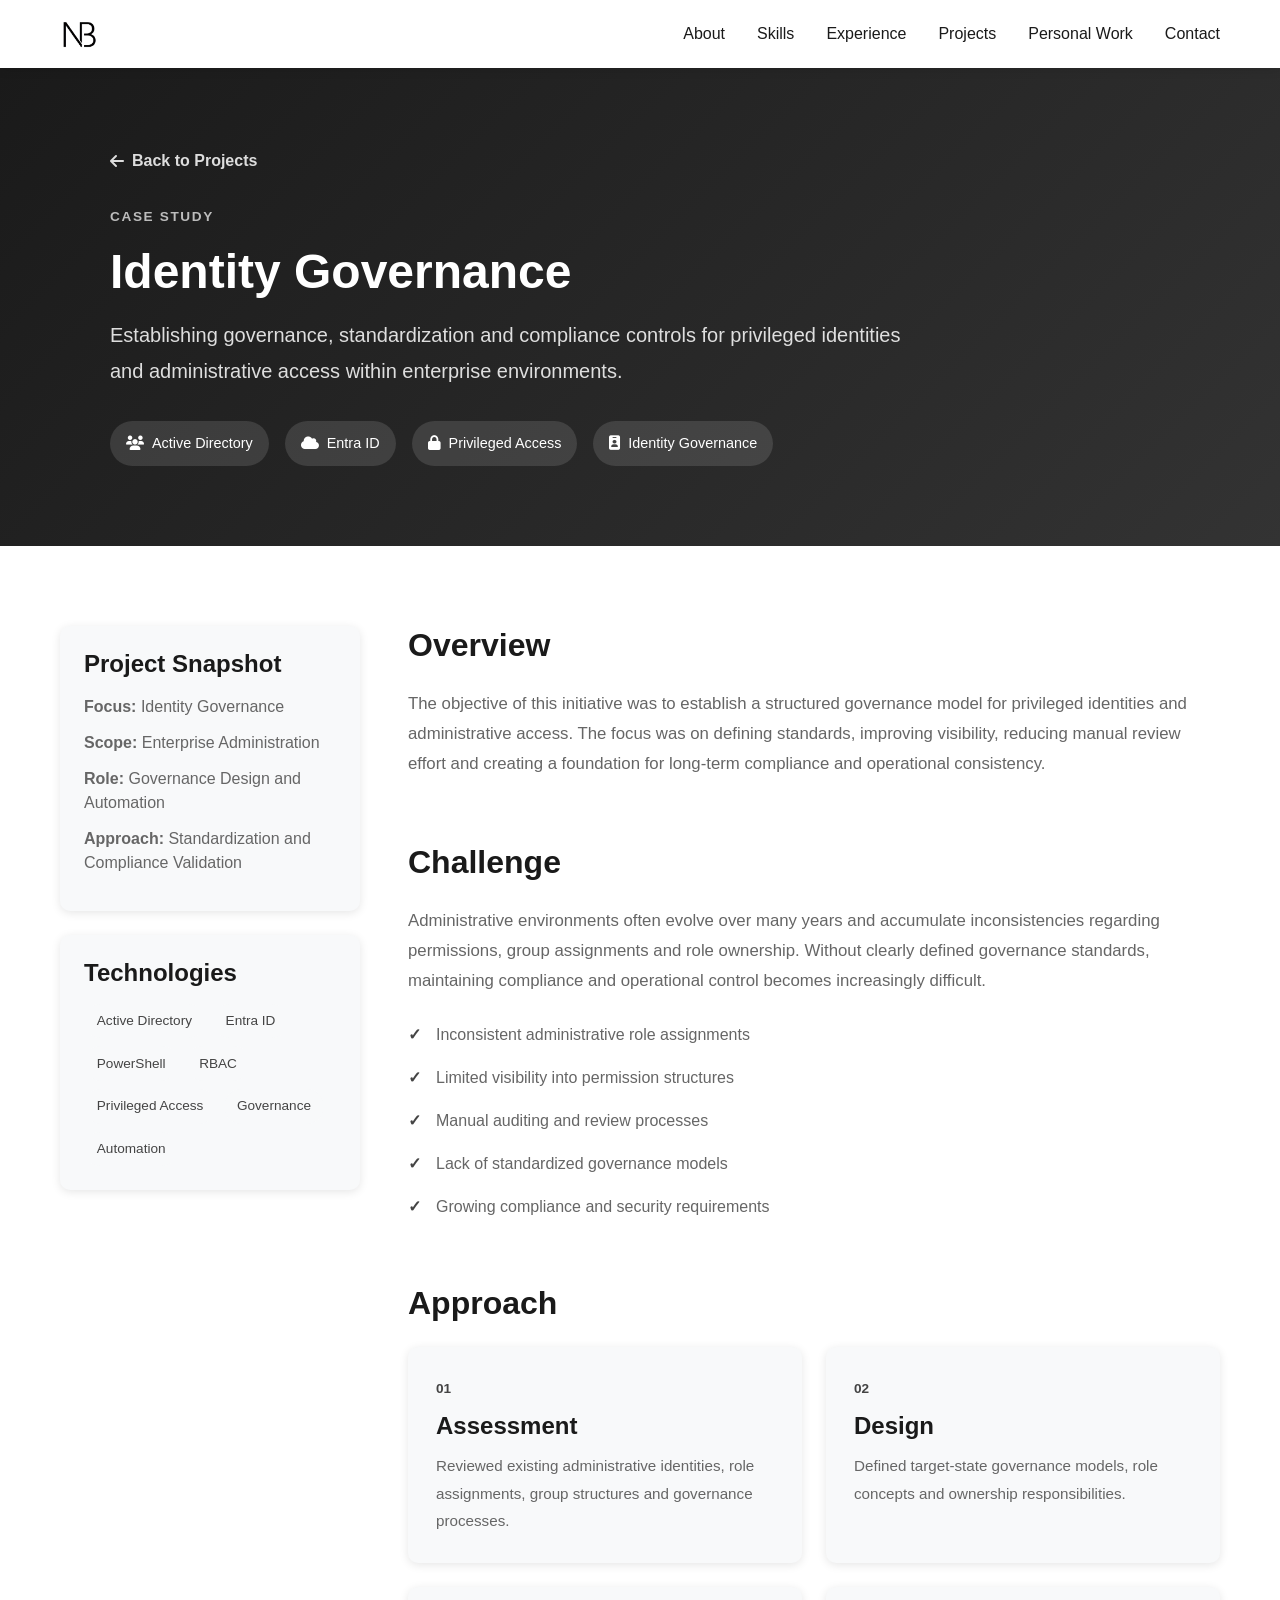
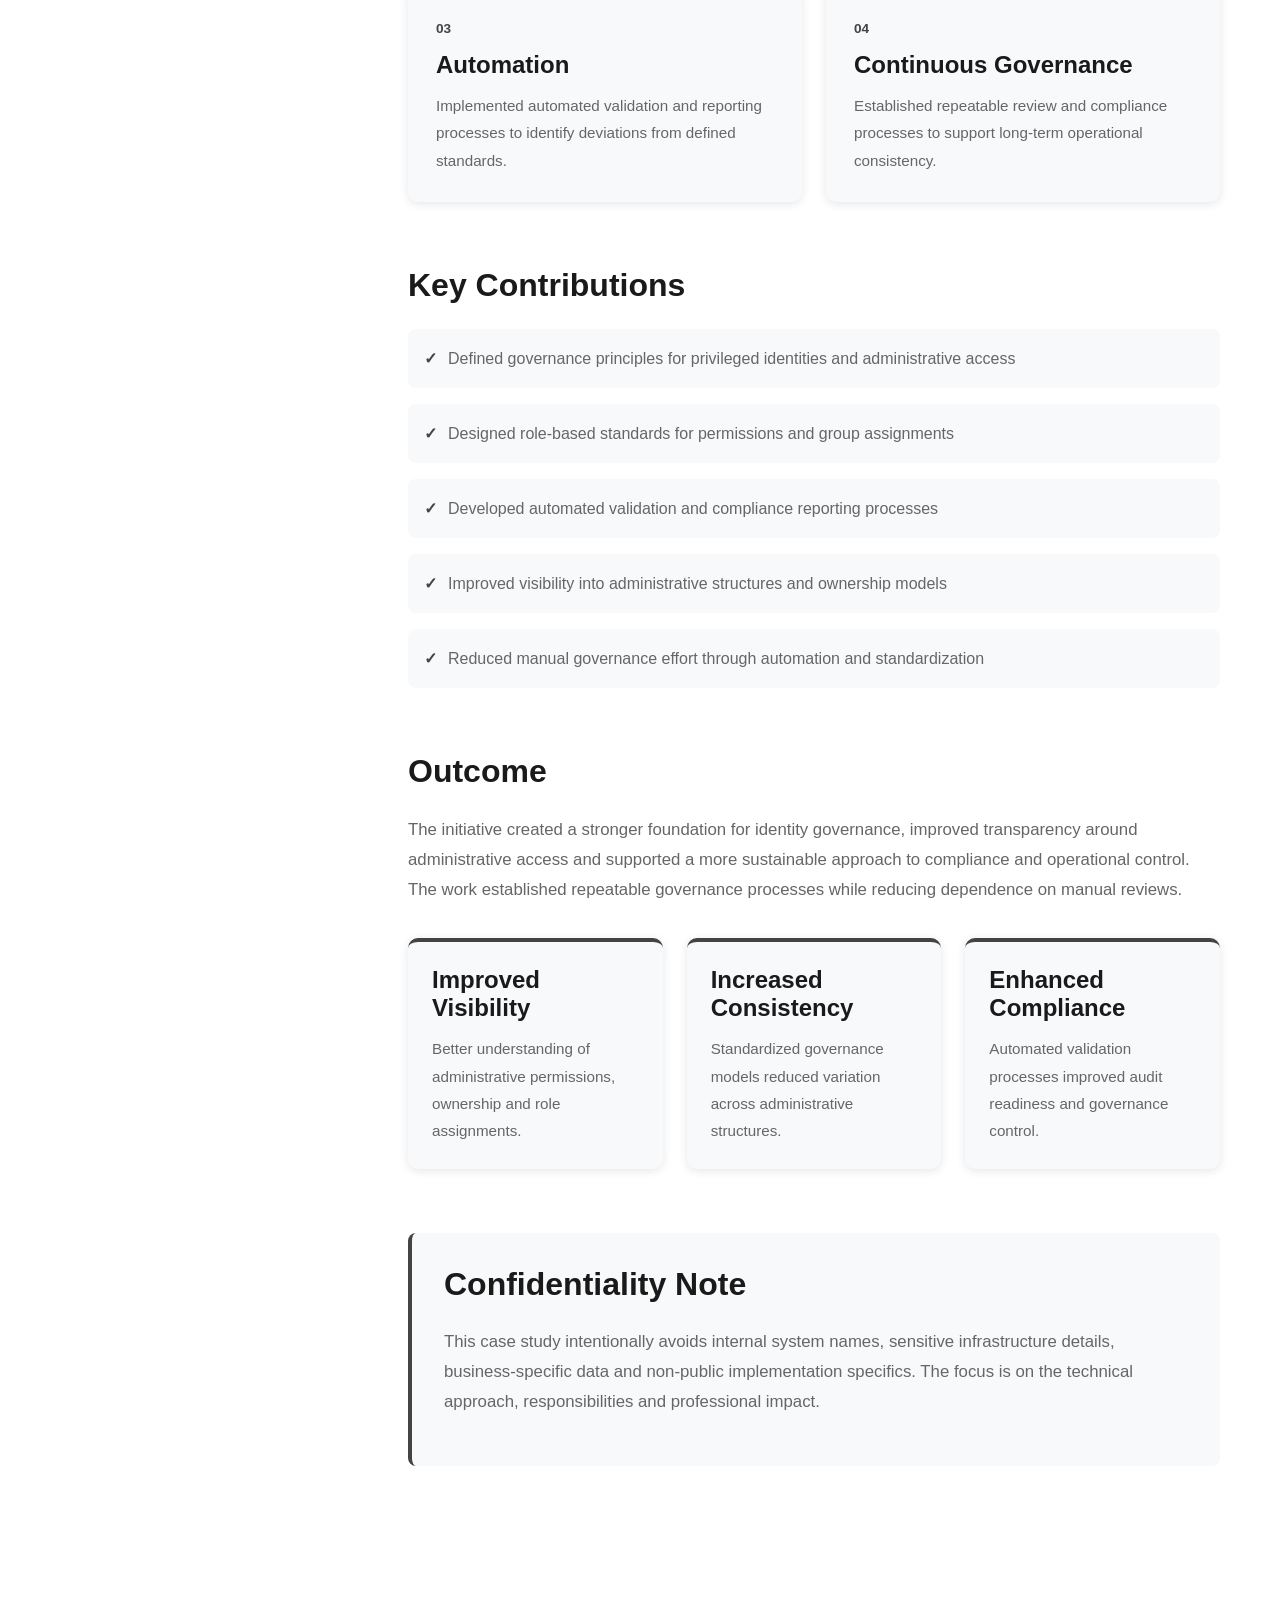
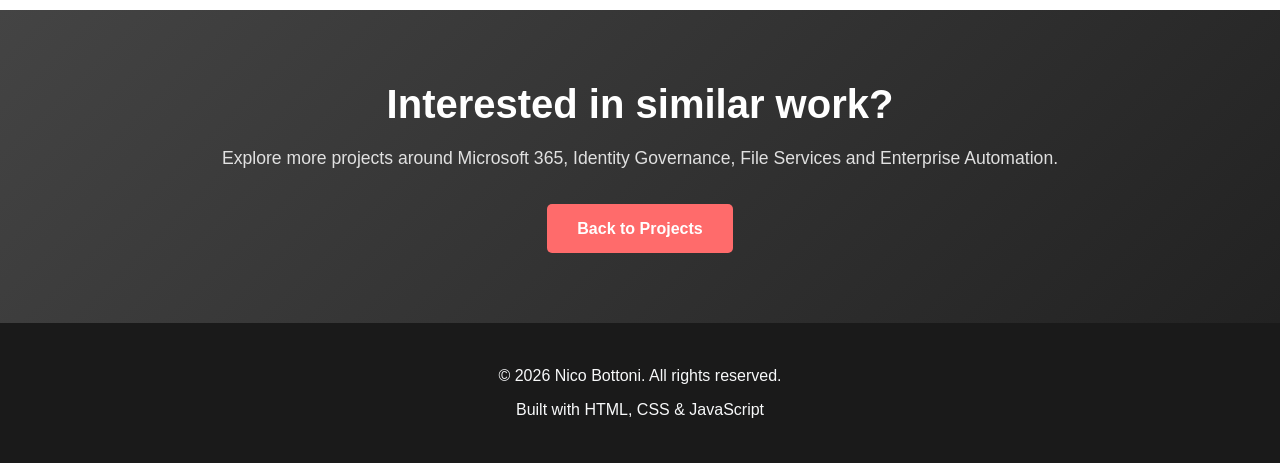
<file: projects/identity-governance.html>
<!DOCTYPE html>
<html lang="en">
<head>
    <meta charset="UTF-8">
    <meta name="viewport" content="width=device-width, initial-scale=1.0">
    <meta name="description" content="Universal Print Transformation case study by Nico Bottoni - Microsoft Universal Print, print infrastructure, cloud printing and enterprise migration.">
    <meta name="keywords" content="Universal Print, Microsoft 365, Print Infrastructure, Print Server Migration, Enterprise Printing, System Administrator">
    <title>Identity Governance</title>
    <link rel="stylesheet" href="../style.css">
    <link rel="stylesheet" href="https://cdnjs.cloudflare.com/ajax/libs/font-awesome/6.4.0/css/all.min.css">
</head>
<body>
    <nav class="navbar">
        <div class="container">
            <a href="../index.html#home" class="nav-brand">
                <img src="../assets/Logo-Schwarz.png" alt="NB Logo" class="nav-logo">
            </a>
            <ul class="nav-menu">
                <li><a href="../index.html#about" class="nav-link">About</a></li>
                <li><a href="../index.html#skills" class="nav-link">Skills</a></li>
                <li><a href="../index.html#experience" class="nav-link">Experience</a></li>
                <li><a href="../index.html#projects" class="nav-link">Projects</a></li>
                <li><a href="../index.html#personal-work" class="nav-link">Personal Work</a></li>
                <li><a href="../index.html#contact" class="nav-link">Contact</a></li>
            </ul>
            <div class="hamburger">
                <span></span>
                <span></span>
                <span></span>
            </div>
        </div>
    </nav>

    <section class="project-hero">
        <div class="container">
            <a href="../index.html#projects" class="back-link"><i class="fas fa-arrow-left"></i> Back to Projects</a>
            <div class="project-hero-content">
                <p class="eyebrow">Case Study</p>
                <h1>Identity Governance</h1>
                <p class="project-lead">
                    Establishing governance, standardization and compliance controls for privileged identities and administrative access within enterprise environments.
                </p>
                <div class="project-meta">
                    <span><i class="fas fa-users"></i> Active Directory</span>
                    <span><i class="fas fa-cloud"></i> Entra ID</span>
                    <span><i class="fas fa-lock"></i> Privileged Access</span>
                    <span><i class="fas fa-id-badge"></i> Identity Governance</span>
                </div>
            </div>
        </div>
    </section>

    <main class="case-study">
        <div class="container case-study-layout">
            <aside class="case-study-sidebar">
                <div class="sidebar-card">
                    <h3>Project Snapshot</h3>
                    <ul>
                        <li><strong>Focus:</strong> Identity Governance</li>
                        <li><strong>Scope:</strong> Enterprise Administration</li>
                        <li><strong>Role:</strong> Governance Design and Automation</li>
                        <li><strong>Approach:</strong> Standardization and Compliance Validation</li>
                    </ul>
                </div>
                <div class="sidebar-card">
                    <h3>Technologies</h3>
                    <div class="project-tags compact-tags">
                        <span class="tag">Active Directory</span>
                        <span class="tag">Entra ID</span>
                        <span class="tag">PowerShell</span>
                        <span class="tag">RBAC</span>
                        <span class="tag">Privileged Access</span>
                        <span class="tag">Governance</span>
                        <span class="tag">Automation</span>
                    </div>
                </div>
            </aside>

            <article class="case-study-content">
                <section class="case-section">
                    <h2>Overview</h2>
                    <p>
                        The objective of this initiative was to establish a structured governance model for privileged identities and administrative access. The focus was on defining standards, improving visibility, reducing manual review effort and creating a foundation for long-term compliance and operational consistency.
                    </p>
                </section>

                <section class="case-section">
                    <h2>Challenge</h2>
                    <p>
                        Administrative environments often evolve over many years and accumulate inconsistencies regarding permissions, group assignments and role ownership. Without clearly defined governance standards, maintaining compliance and operational control becomes increasingly difficult.
                    </p>
                    <ul class="case-list">
                        <li>Inconsistent administrative role assignments</li>
                        <li>Limited visibility into permission structures</li>
                        <li>Manual auditing and review processes</li>
                        <li>Lack of standardized governance models</li>
                        <li>Growing compliance and security requirements</li>
                    </ul>
                </section>

                <section class="case-section">
                    <h2>Approach</h2>
                    <div class="process-grid">
                        <div class="process-step">
                            <span>01</span>
                            <h3>Assessment</h3>
                            <p>Reviewed existing administrative identities, role assignments, group structures and governance processes.</p>
                        </div>
                        <div class="process-step">
                            <span>02</span>
                            <h3>Design</h3>
                            <p>Defined target-state governance models, role concepts and ownership responsibilities.</p>
                        </div>
                        <div class="process-step">
                            <span>03</span>
                            <h3>Automation</h3>
                            <p>Implemented automated validation and reporting processes to identify deviations from defined standards.</p>
                        </div>
                        <div class="process-step">
                            <span>04</span>
                            <h3>Continuous Governance</h3>
                            <p>Established repeatable review and compliance processes to support long-term operational consistency.</p>
                        </div>
                    </div>
                </section>

                <section class="case-section">
                    <h2>Key Contributions</h2>
                    <ul class="case-list highlight-list">
                        <li>Defined governance principles for privileged identities and administrative access</li>
                        <li>Designed role-based standards for permissions and group assignments</li>
                        <li>Developed automated validation and compliance reporting processes</li>
                        <li>Improved visibility into administrative structures and ownership models</li>
                        <li>Reduced manual governance effort through automation and standardization</li>
                    </ul>
                </section>

                <section class="case-section">
                    <h2>Outcome</h2>
                    <p>
                        The initiative created a stronger foundation for identity governance, improved transparency around administrative access and supported a more sustainable approach to compliance and operational control. The work established repeatable governance processes while reducing dependence on manual reviews.
                    </p>
                    <div class="impact-grid">
                        <div class="impact-card">
                            <h3>Improved Visibility</h3>
                            <p>Better understanding of administrative permissions, ownership and role assignments.</p>
                        </div>
                        <div class="impact-card">
                            <h3>Increased Consistency</h3>
                            <p>Standardized governance models reduced variation across administrative structures.</p>
                        </div>
                        <div class="impact-card">
                            <h3>Enhanced Compliance</h3>
                            <p>Automated validation processes improved audit readiness and governance control.</p>
                        </div>
                    </div>
                </section>

                <section class="case-section privacy-note">
                    <h2>Confidentiality Note</h2>
                    <p>
                        This case study intentionally avoids internal system names, sensitive infrastructure details, business-specific data and non-public implementation specifics. The focus is on the technical approach, responsibilities and professional impact.
                    </p>
                </section>
            </article>
        </div>
    </main>

    <section class="project-next">
        <div class="container">
            <h2>Interested in similar work?</h2>
            <p>Explore more projects around Microsoft 365, Identity Governance, File Services and Enterprise Automation.</p>
            <a href="../index.html#projects" class="btn btn-primary">Back to Projects</a>
        </div>
    </section>

    <footer class="footer">
        <div class="container">
            <p>&copy; 2026 Nico Bottoni. All rights reserved.</p>
            <p>Built with HTML, CSS & JavaScript</p>
        </div>
    </footer>

    <script src="../script.js"></script>
</body>
</html>
</file>
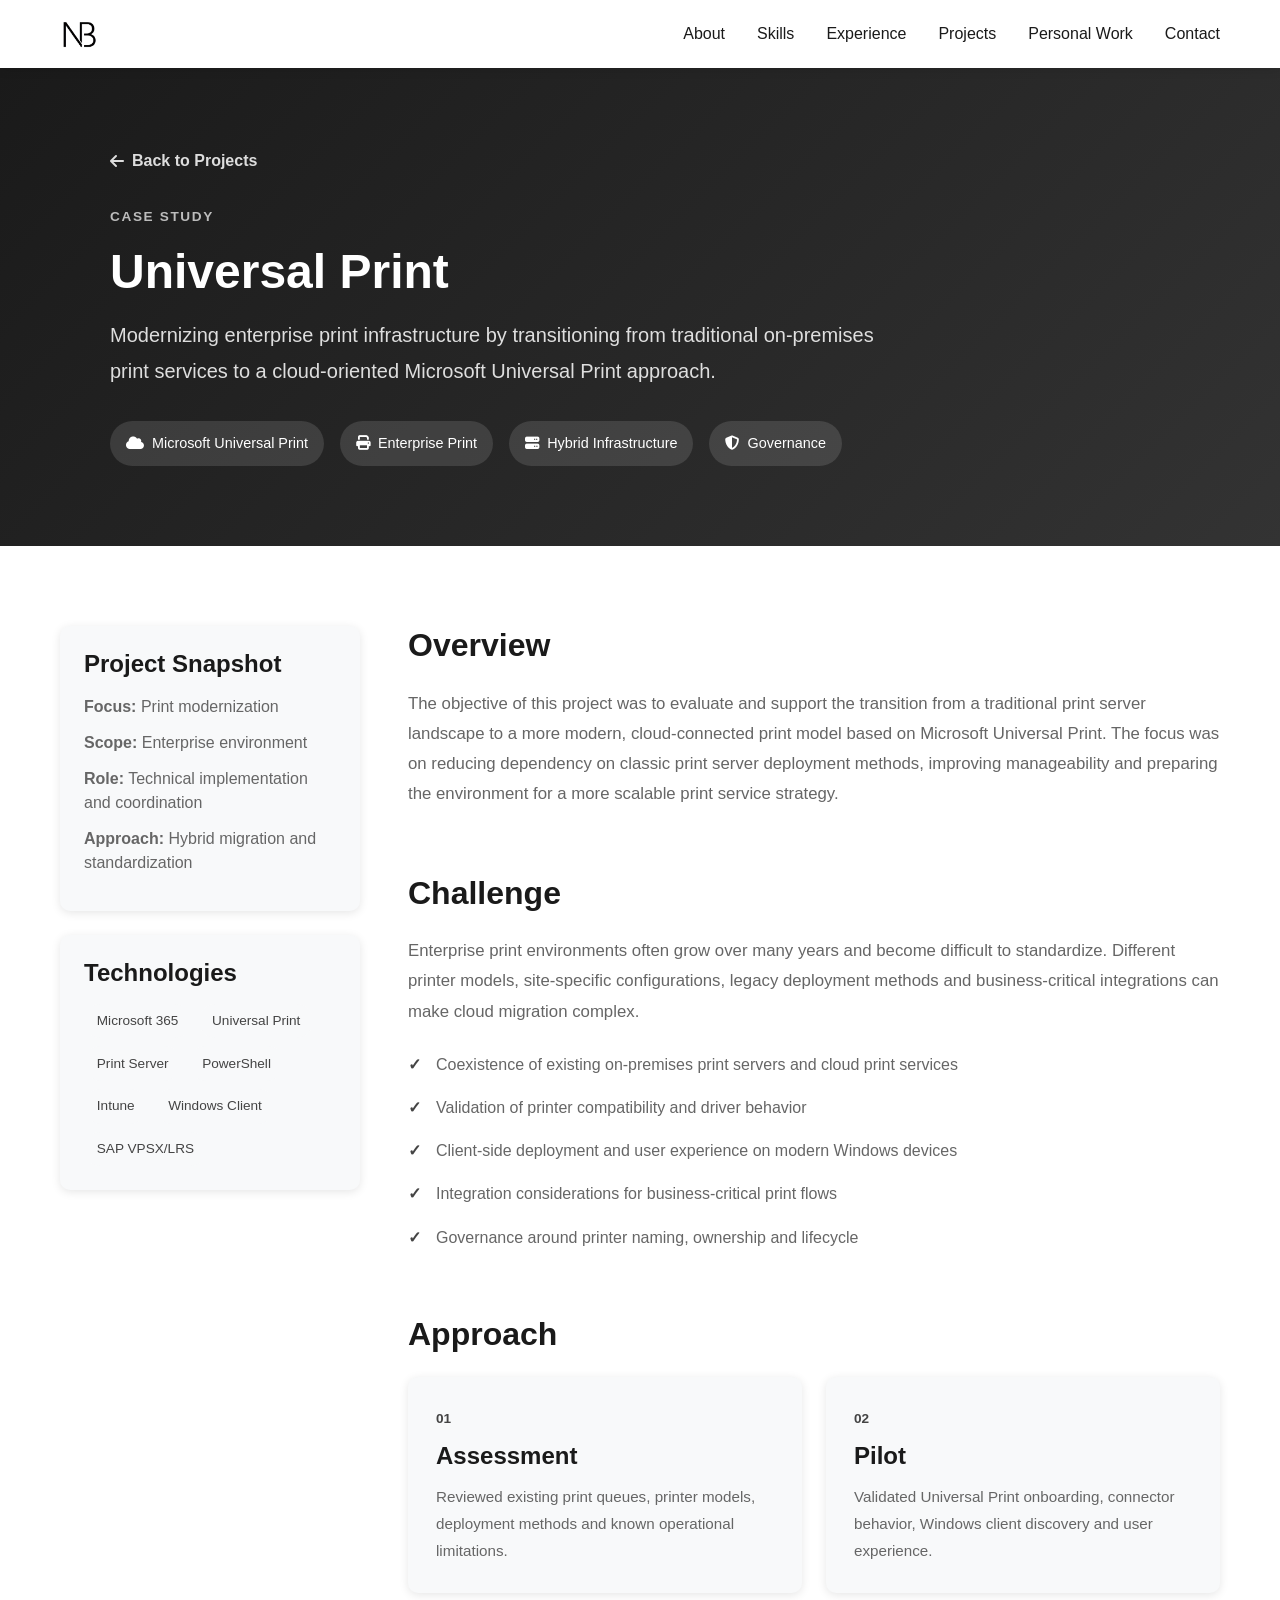
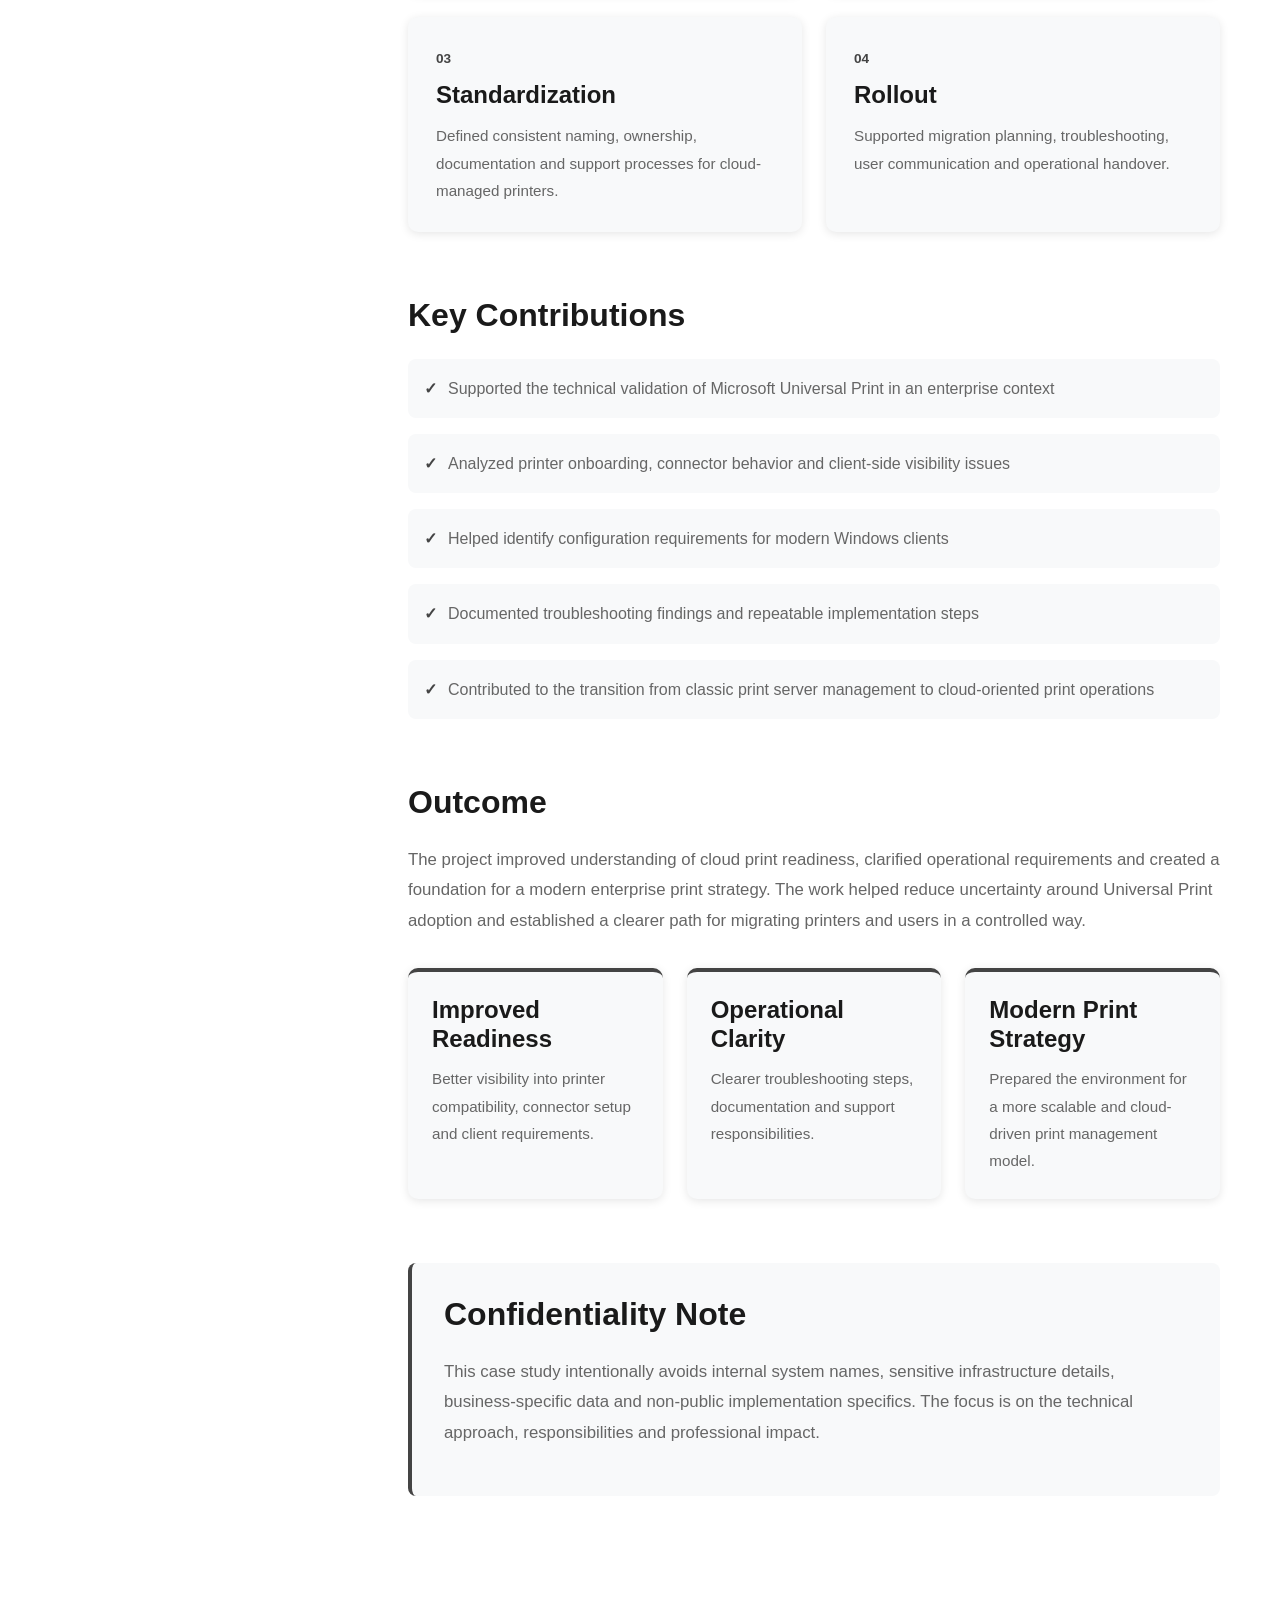
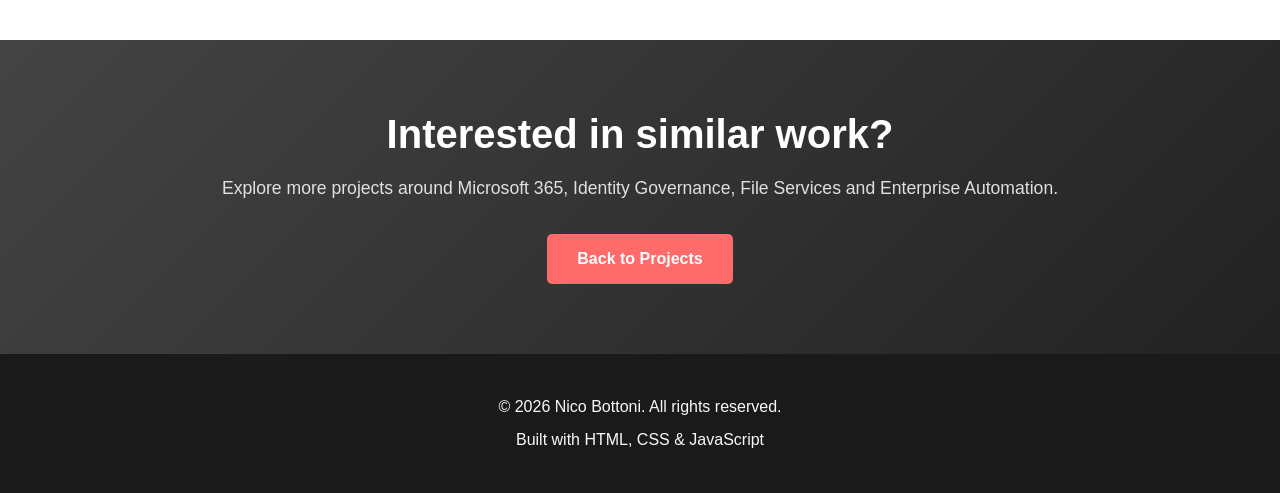
<file: projects/infrastructure-modernization.html>
<!DOCTYPE html>
<html lang="en">
<head>
    <meta charset="UTF-8">
    <meta name="viewport" content="width=device-width, initial-scale=1.0">
    <meta name="description" content="Universal Print Transformation case study by Nico Bottoni - Microsoft Universal Print, print infrastructure, cloud printing and enterprise migration.">
    <meta name="keywords" content="Universal Print, Microsoft 365, Print Infrastructure, Print Server Migration, Enterprise Printing, System Administrator">
    <title>Universal Print</title>
    <link rel="stylesheet" href="../style.css">
    <link rel="stylesheet" href="https://cdnjs.cloudflare.com/ajax/libs/font-awesome/6.4.0/css/all.min.css">
</head>
<body>
    <nav class="navbar">
        <div class="container">
            <a href="../index.html#home" class="nav-brand">
                <img src="../assets/Logo-Schwarz.png" alt="NB Logo" class="nav-logo">
            </a>
            <ul class="nav-menu">
                <li><a href="../index.html#about" class="nav-link">About</a></li>
                <li><a href="../index.html#skills" class="nav-link">Skills</a></li>
                <li><a href="../index.html#experience" class="nav-link">Experience</a></li>
                <li><a href="../index.html#projects" class="nav-link">Projects</a></li>
                <li><a href="../index.html#personal-work" class="nav-link">Personal Work</a></li>
                <li><a href="../index.html#contact" class="nav-link">Contact</a></li>
            </ul>
            <div class="hamburger">
                <span></span>
                <span></span>
                <span></span>
            </div>
        </div>
    </nav>

    <section class="project-hero">
        <div class="container">
            <a href="../index.html#projects" class="back-link"><i class="fas fa-arrow-left"></i> Back to Projects</a>
            <div class="project-hero-content">
                <p class="eyebrow">Case Study</p>
                <h1>Universal Print</h1>
                <p class="project-lead">
                    Modernizing enterprise print infrastructure by transitioning from traditional on-premises print services to a cloud-oriented Microsoft Universal Print approach.
                </p>
                <div class="project-meta">
                    <span><i class="fas fa-cloud"></i> Microsoft Universal Print</span>
                    <span><i class="fas fa-print"></i> Enterprise Print</span>
                    <span><i class="fas fa-server"></i> Hybrid Infrastructure</span>
                    <span><i class="fas fa-shield-alt"></i> Governance</span>
                </div>
            </div>
        </div>
    </section>

    <main class="case-study">
        <div class="container case-study-layout">
            <aside class="case-study-sidebar">
                <div class="sidebar-card">
                    <h3>Project Snapshot</h3>
                    <ul>
                        <li><strong>Focus:</strong> Print modernization</li>
                        <li><strong>Scope:</strong> Enterprise environment</li>
                        <li><strong>Role:</strong> Technical implementation and coordination</li>
                        <li><strong>Approach:</strong> Hybrid migration and standardization</li>
                    </ul>
                </div>
                <div class="sidebar-card">
                    <h3>Technologies</h3>
                    <div class="project-tags compact-tags">
                        <span class="tag">Microsoft 365</span>
                        <span class="tag">Universal Print</span>
                        <span class="tag">Print Server</span>
                        <span class="tag">PowerShell</span>
                        <span class="tag">Intune</span>
                        <span class="tag">Windows Client</span>
                        <span class="tag">SAP VPSX/LRS</span>
                    </div>
                </div>
            </aside>

            <article class="case-study-content">
                <section class="case-section">
                    <h2>Overview</h2>
                    <p>
                        The objective of this project was to evaluate and support the transition from a traditional print server landscape to a more modern, cloud-connected print model based on Microsoft Universal Print. The focus was on reducing dependency on classic print server deployment methods, improving manageability and preparing the environment for a more scalable print service strategy.
                    </p>
                </section>

                <section class="case-section">
                    <h2>Challenge</h2>
                    <p>
                        Enterprise print environments often grow over many years and become difficult to standardize. Different printer models, site-specific configurations, legacy deployment methods and business-critical integrations can make cloud migration complex.
                    </p>
                    <ul class="case-list">
                        <li>Coexistence of existing on-premises print servers and cloud print services</li>
                        <li>Validation of printer compatibility and driver behavior</li>
                        <li>Client-side deployment and user experience on modern Windows devices</li>
                        <li>Integration considerations for business-critical print flows</li>
                        <li>Governance around printer naming, ownership and lifecycle</li>
                    </ul>
                </section>

                <section class="case-section">
                    <h2>Approach</h2>
                    <div class="process-grid">
                        <div class="process-step">
                            <span>01</span>
                            <h3>Assessment</h3>
                            <p>Reviewed existing print queues, printer models, deployment methods and known operational limitations.</p>
                        </div>
                        <div class="process-step">
                            <span>02</span>
                            <h3>Pilot</h3>
                            <p>Validated Universal Print onboarding, connector behavior, Windows client discovery and user experience.</p>
                        </div>
                        <div class="process-step">
                            <span>03</span>
                            <h3>Standardization</h3>
                            <p>Defined consistent naming, ownership, documentation and support processes for cloud-managed printers.</p>
                        </div>
                        <div class="process-step">
                            <span>04</span>
                            <h3>Rollout</h3>
                            <p>Supported migration planning, troubleshooting, user communication and operational handover.</p>
                        </div>
                    </div>
                </section>

                <section class="case-section">
                    <h2>Key Contributions</h2>
                    <ul class="case-list highlight-list">
                        <li>Supported the technical validation of Microsoft Universal Print in an enterprise context</li>
                        <li>Analyzed printer onboarding, connector behavior and client-side visibility issues</li>
                        <li>Helped identify configuration requirements for modern Windows clients</li>
                        <li>Documented troubleshooting findings and repeatable implementation steps</li>
                        <li>Contributed to the transition from classic print server management to cloud-oriented print operations</li>
                    </ul>
                </section>

                <section class="case-section">
                    <h2>Outcome</h2>
                    <p>
                        The project improved understanding of cloud print readiness, clarified operational requirements and created a foundation for a modern enterprise print strategy. The work helped reduce uncertainty around Universal Print adoption and established a clearer path for migrating printers and users in a controlled way.
                    </p>
                    <div class="impact-grid">
                        <div class="impact-card">
                            <h3>Improved Readiness</h3>
                            <p>Better visibility into printer compatibility, connector setup and client requirements.</p>
                        </div>
                        <div class="impact-card">
                            <h3>Operational Clarity</h3>
                            <p>Clearer troubleshooting steps, documentation and support responsibilities.</p>
                        </div>
                        <div class="impact-card">
                            <h3>Modern Print Strategy</h3>
                            <p>Prepared the environment for a more scalable and cloud-driven print management model.</p>
                        </div>
                    </div>
                </section>

                <section class="case-section privacy-note">
                    <h2>Confidentiality Note</h2>
                    <p>
                        This case study intentionally avoids internal system names, sensitive infrastructure details, business-specific data and non-public implementation specifics. The focus is on the technical approach, responsibilities and professional impact.
                    </p>
                </section>
            </article>
        </div>
    </main>

    <section class="project-next">
        <div class="container">
            <h2>Interested in similar work?</h2>
            <p>Explore more projects around Microsoft 365, Identity Governance, File Services and Enterprise Automation.</p>
            <a href="../index.html#projects" class="btn btn-primary">Back to Projects</a>
        </div>
    </section>

    <footer class="footer">
        <div class="container">
            <p>&copy; 2026 Nico Bottoni. All rights reserved.</p>
            <p>Built with HTML, CSS & JavaScript</p>
        </div>
    </footer>

    <script src="../script.js"></script>
</body>
</html>
</file>
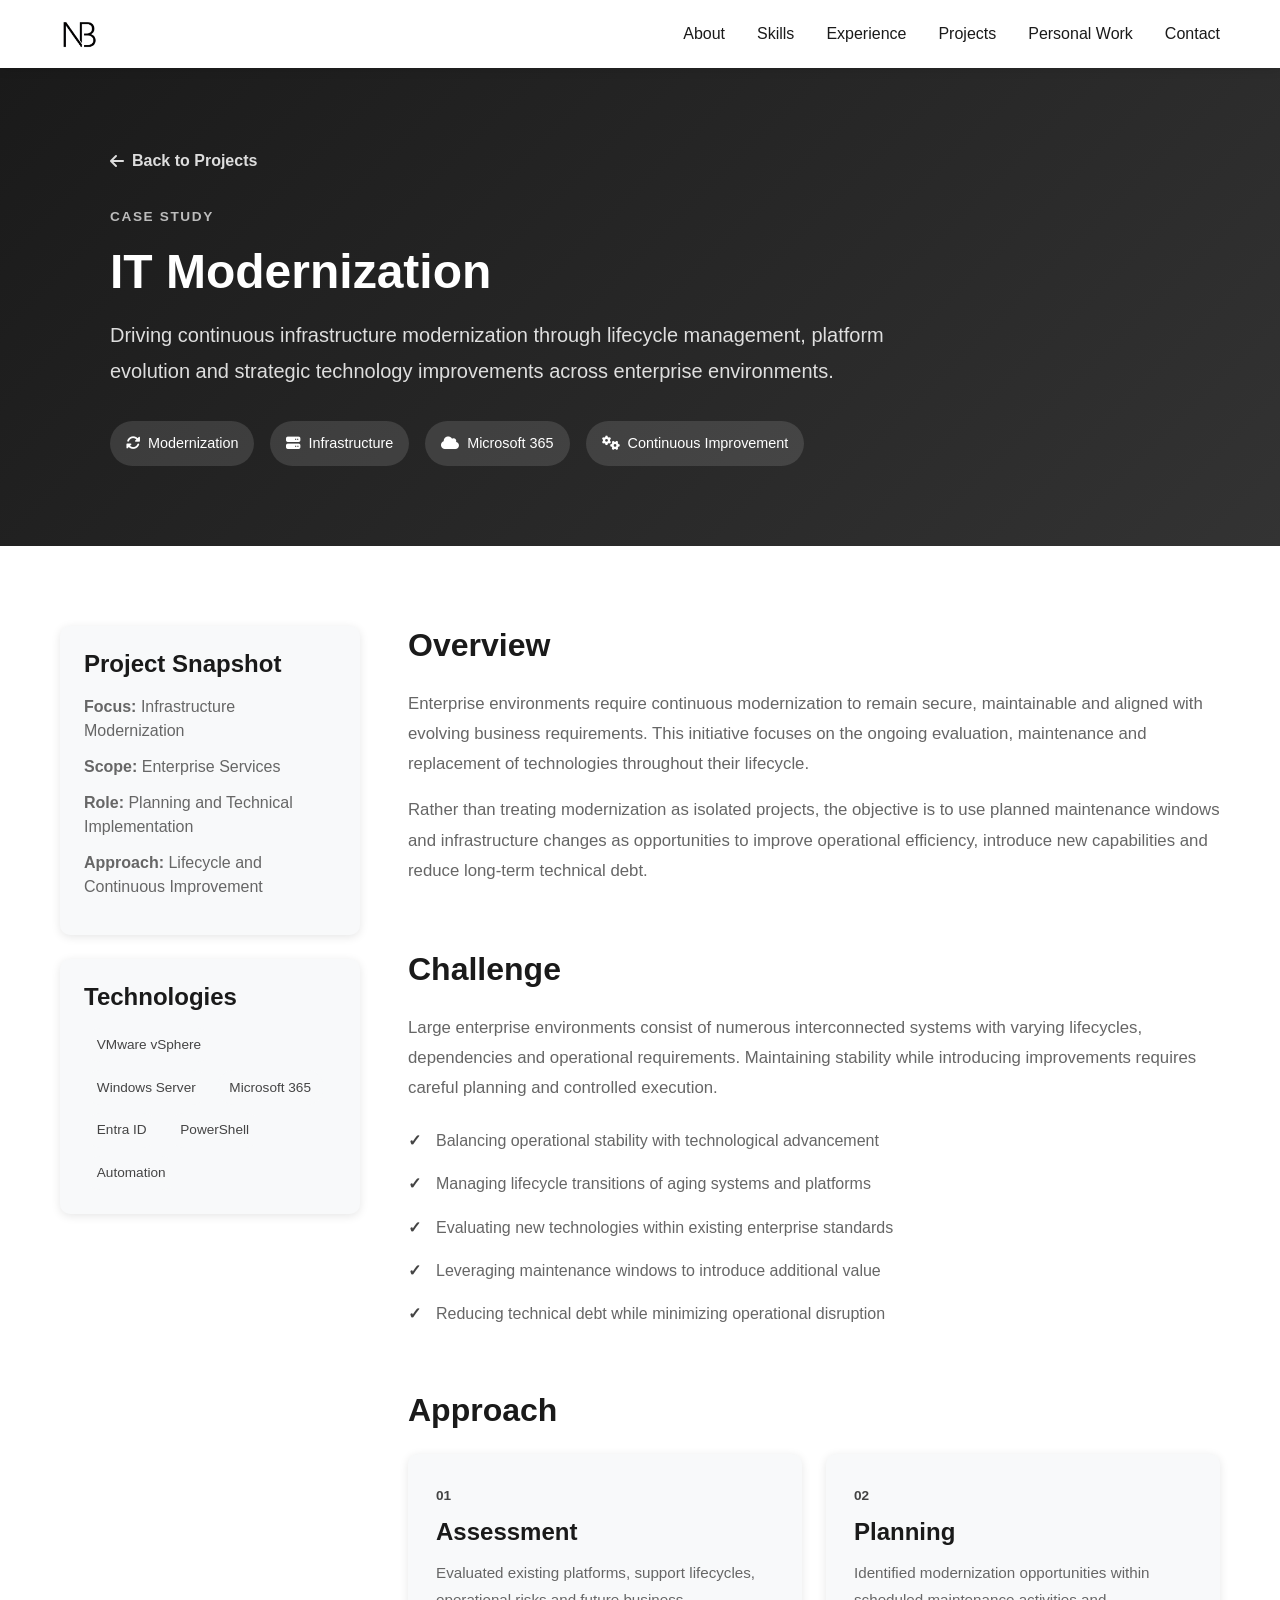
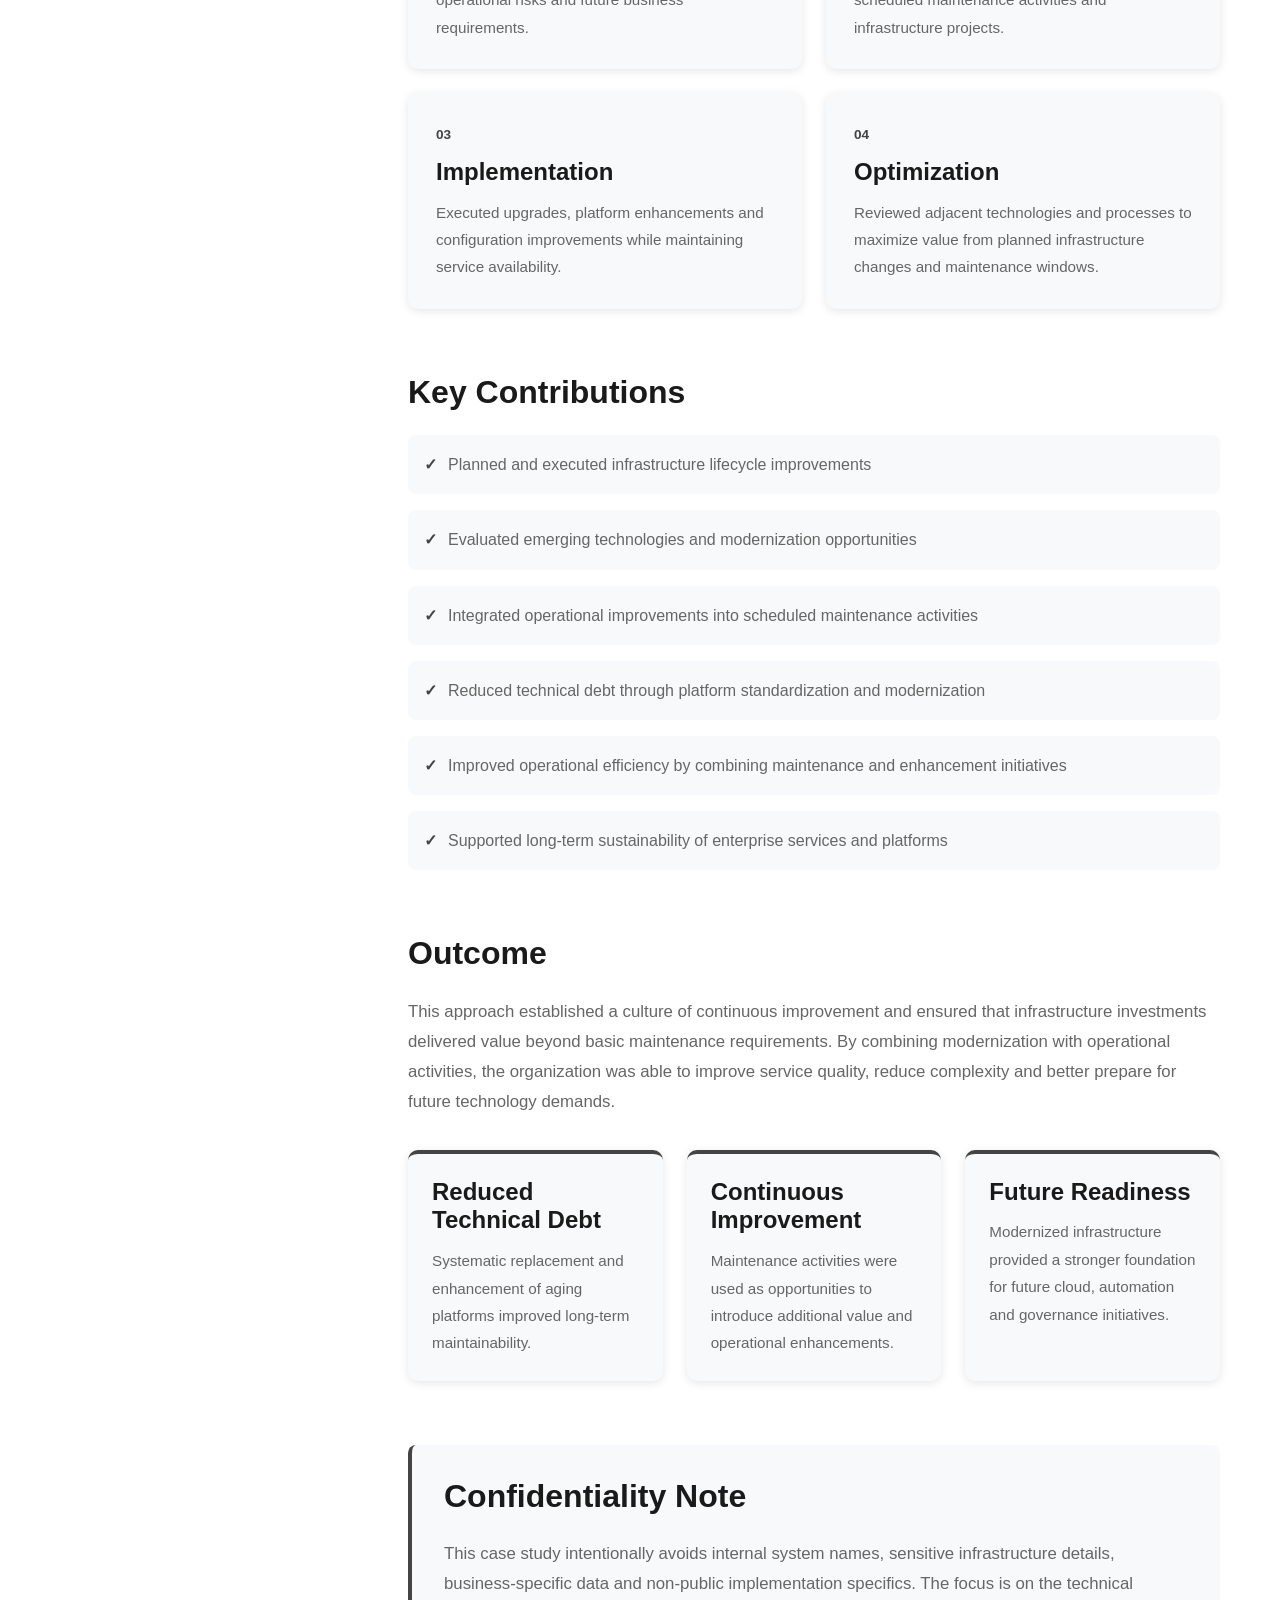
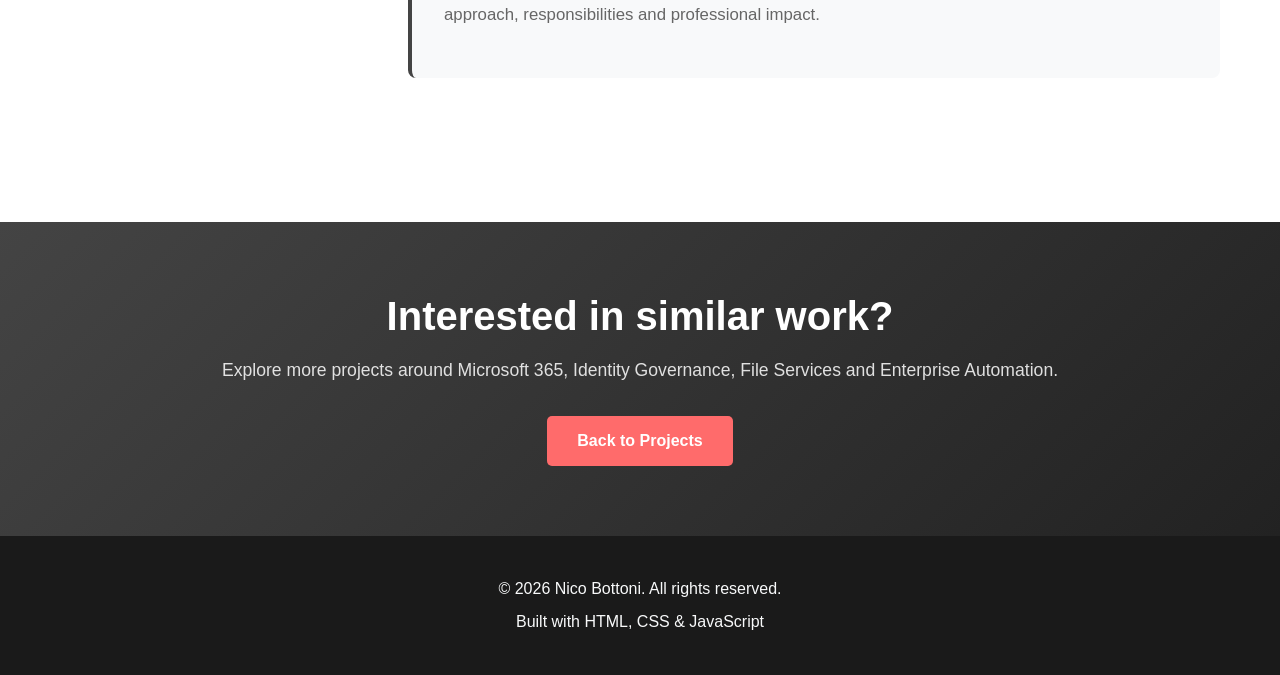
<file: projects/it-modernization.html>
<!DOCTYPE html>
<html lang="en">
<head>
    <meta charset="UTF-8">
    <meta name="viewport" content="width=device-width, initial-scale=1.0">
    <meta name="description" content="Universal Print Transformation case study by Nico Bottoni - Microsoft Universal Print, print infrastructure, cloud printing and enterprise migration.">
    <meta name="keywords" content="Universal Print, Microsoft 365, Print Infrastructure, Print Server Migration, Enterprise Printing, System Administrator">
    <title>IT Modernization</title>
    <link rel="stylesheet" href="../style.css">
    <link rel="stylesheet" href="https://cdnjs.cloudflare.com/ajax/libs/font-awesome/6.4.0/css/all.min.css">
</head>
<body>
    <nav class="navbar">
        <div class="container">
            <a href="../index.html#home" class="nav-brand">
                <img src="../assets/Logo-Schwarz.png" alt="NB Logo" class="nav-logo">
            </a>
            <ul class="nav-menu">
                <li><a href="../index.html#about" class="nav-link">About</a></li>
                <li><a href="../index.html#skills" class="nav-link">Skills</a></li>
                <li><a href="../index.html#experience" class="nav-link">Experience</a></li>
                <li><a href="../index.html#projects" class="nav-link">Projects</a></li>
                <li><a href="../index.html#personal-work" class="nav-link">Personal Work</a></li>
                <li><a href="../index.html#contact" class="nav-link">Contact</a></li>
            </ul>
            <div class="hamburger">
                <span></span>
                <span></span>
                <span></span>
            </div>
        </div>
    </nav>

    <section class="project-hero">
        <div class="container">
            <a href="../index.html#projects" class="back-link"><i class="fas fa-arrow-left"></i> Back to Projects</a>
            <div class="project-hero-content">
                <p class="eyebrow">Case Study</p>
                <h1>IT Modernization</h1>
                <p class="project-lead">
                    Driving continuous infrastructure modernization through lifecycle management, platform evolution and strategic technology improvements across enterprise environments.
                </p>
                <div class="project-meta">
                    <span><i class="fas fa-sync-alt"></i> Modernization</span>
                    <span><i class="fas fa-server"></i> Infrastructure</span>
                    <span><i class="fas fa-cloud"></i> Microsoft 365</span>
                    <span><i class="fas fa-cogs"></i> Continuous Improvement</span>
                </div>
            </div>
        </div>
    </section>

    <main class="case-study">
        <div class="container case-study-layout">
            <aside class="case-study-sidebar">
                <div class="sidebar-card">
                    <h3>Project Snapshot</h3>
                    <ul>
                        <li><strong>Focus:</strong> Infrastructure Modernization</li>
                        <li><strong>Scope:</strong> Enterprise Services</li>
                        <li><strong>Role:</strong> Planning and Technical Implementation</li>
                        <li><strong>Approach:</strong> Lifecycle and Continuous Improvement</li>
                    </ul>
                </div>
                <div class="sidebar-card">
                    <h3>Technologies</h3>
                    <div class="project-tags compact-tags">
                        <span class="tag">VMware vSphere</span>
                        <span class="tag">Windows Server</span>
                        <span class="tag">Microsoft 365</span>
                        <span class="tag">Entra ID</span>
                        <span class="tag">PowerShell</span>
                        <span class="tag">Automation</span>
                    </div>
                </div>
            </aside>

            <article class="case-study-content">
                <section class="case-section">
                    <h2>Overview</h2>
                    <p>
                        Enterprise environments require continuous modernization to remain secure, maintainable and aligned with evolving business requirements. This initiative focuses on the ongoing evaluation, maintenance and replacement of technologies throughout their lifecycle.
                    </p>
                    <p>
                        Rather than treating modernization as isolated projects, the objective is to use planned maintenance windows and infrastructure changes as opportunities to improve operational efficiency, introduce new capabilities and reduce long-term technical debt.
                    </p>
                </section>

                <section class="case-section">
                    <h2>Challenge</h2>
                    <p>
                        Large enterprise environments consist of numerous interconnected systems with varying lifecycles, dependencies and operational requirements. Maintaining stability while introducing improvements requires careful planning and controlled execution.
                    </p>
                    <ul class="case-list">
                        <li>Balancing operational stability with technological advancement</li>
                        <li>Managing lifecycle transitions of aging systems and platforms</li>
                        <li>Evaluating new technologies within existing enterprise standards</li>
                        <li>Leveraging maintenance windows to introduce additional value</li>
                        <li>Reducing technical debt while minimizing operational disruption</li>
                    </ul>
                </section>

                <section class="case-section">
                    <h2>Approach</h2>
                    <div class="process-grid">
                        <div class="process-step">
                            <span>01</span>
                            <h3>Assessment</h3>
                            <p>Evaluated existing platforms, support lifecycles, operational risks and future business requirements.</p>
                        </div>
                        <div class="process-step">
                            <span>02</span>
                            <h3>Planning</h3>
                            <p>Identified modernization opportunities within scheduled maintenance activities and infrastructure projects.</p>
                        </div>
                        <div class="process-step">
                            <span>03</span>
                            <h3>Implementation</h3>
                            <p>Executed upgrades, platform enhancements and configuration improvements while maintaining service availability.</p>
                        </div>
                        <div class="process-step">
                            <span>04</span>
                            <h3>Optimization</h3>
                            <p>Reviewed adjacent technologies and processes to maximize value from planned infrastructure changes and maintenance windows.</p>
                        </div>
                    </div>
                </section>

                <section class="case-section">
                    <h2>Key Contributions</h2>
                    <ul class="case-list highlight-list">
                        <li>Planned and executed infrastructure lifecycle improvements</li>
                        <li>Evaluated emerging technologies and modernization opportunities</li>
                        <li>Integrated operational improvements into scheduled maintenance activities</li>
                        <li>Reduced technical debt through platform standardization and modernization</li>
                        <li>Improved operational efficiency by combining maintenance and enhancement initiatives</li>
                        <li>Supported long-term sustainability of enterprise services and platforms</li>
                    </ul>
                </section>

                <section class="case-section">
                    <h2>Outcome</h2>
                    <p>
                        This approach established a culture of continuous improvement and ensured that infrastructure investments delivered value beyond basic maintenance requirements. By combining modernization with operational activities, the organization was able to improve service quality, reduce complexity and better prepare for future technology demands.
                    </p>
                    <div class="impact-grid">
                        <div class="impact-card">
                            <h3>Reduced Technical Debt</h3>
                            <p>Systematic replacement and enhancement of aging platforms improved long-term maintainability.</p>
                        </div>
                        <div class="impact-card">
                            <h3>Continuous Improvement</h3>
                            <p>Maintenance activities were used as opportunities to introduce additional value and operational enhancements.</p>
                        </div>
                        <div class="impact-card">
                            <h3>Future Readiness</h3>
                            <p>Modernized infrastructure provided a stronger foundation for future cloud, automation and governance initiatives.</p>
                        </div>
                    </div>
                </section>

                <section class="case-section privacy-note">
                    <h2>Confidentiality Note</h2>
                    <p>
                        This case study intentionally avoids internal system names, sensitive infrastructure details, business-specific data and non-public implementation specifics. The focus is on the technical approach, responsibilities and professional impact.
                    </p>
                </section>
            </article>
        </div>
    </main>

    <section class="project-next">
        <div class="container">
            <h2>Interested in similar work?</h2>
            <p>Explore more projects around Microsoft 365, Identity Governance, File Services and Enterprise Automation.</p>
            <a href="../index.html#projects" class="btn btn-primary">Back to Projects</a>
        </div>
    </section>

    <footer class="footer">
        <div class="container">
            <p>&copy; 2026 Nico Bottoni. All rights reserved.</p>
            <p>Built with HTML, CSS & JavaScript</p>
        </div>
    </footer>

    <script src="../script.js"></script>
</body>
</html>
</file>
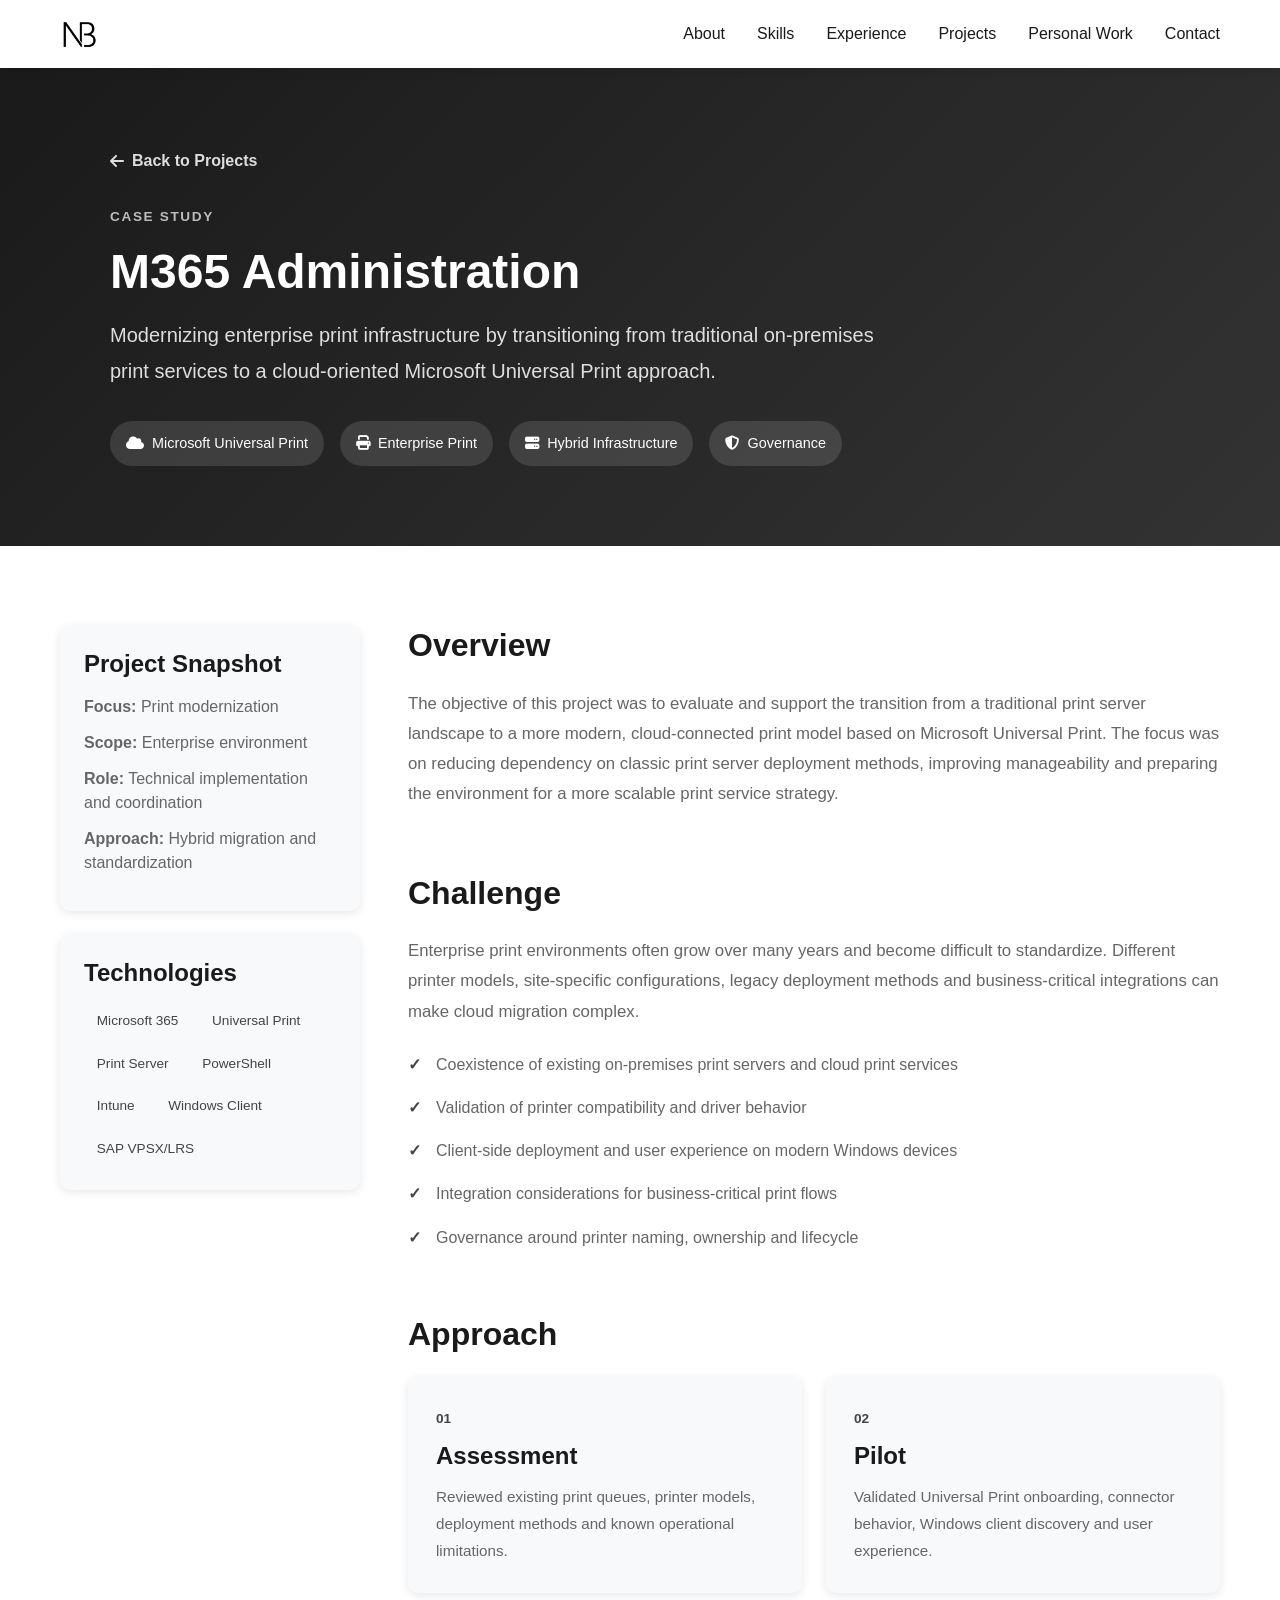
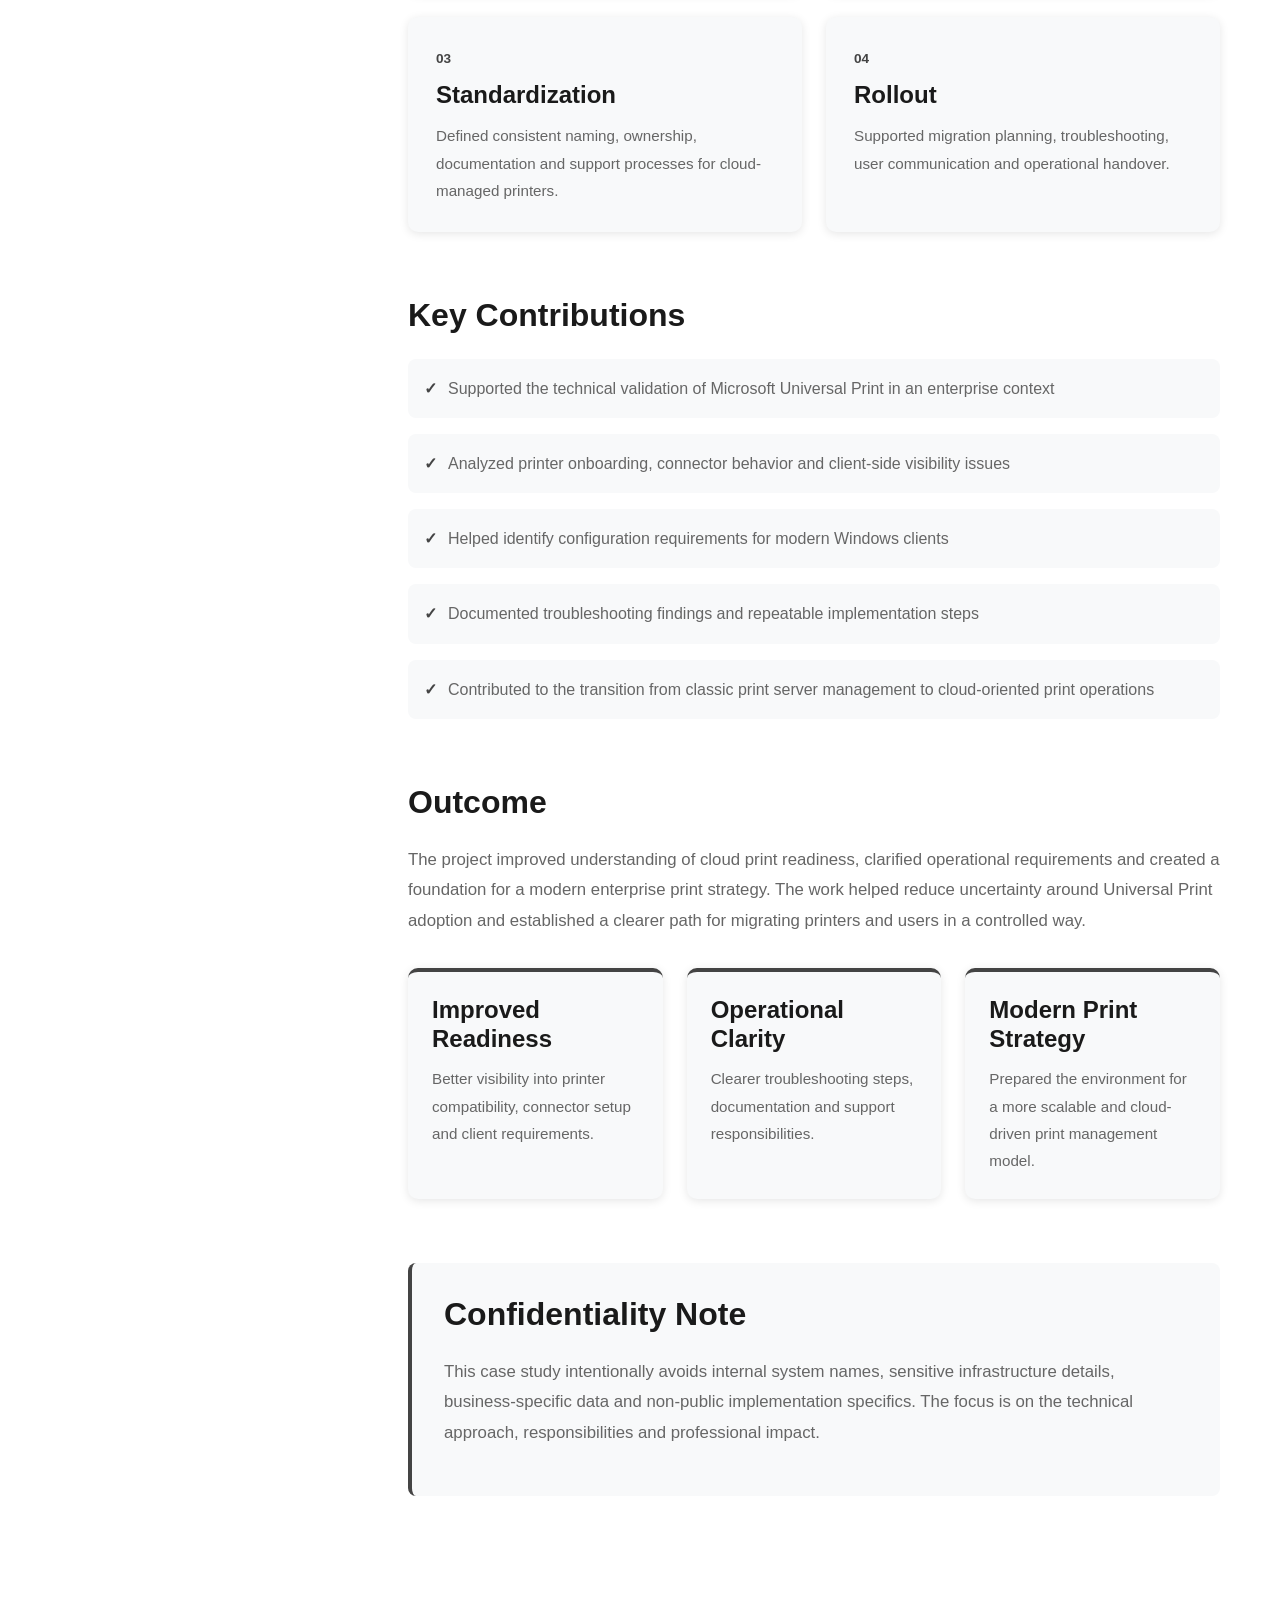
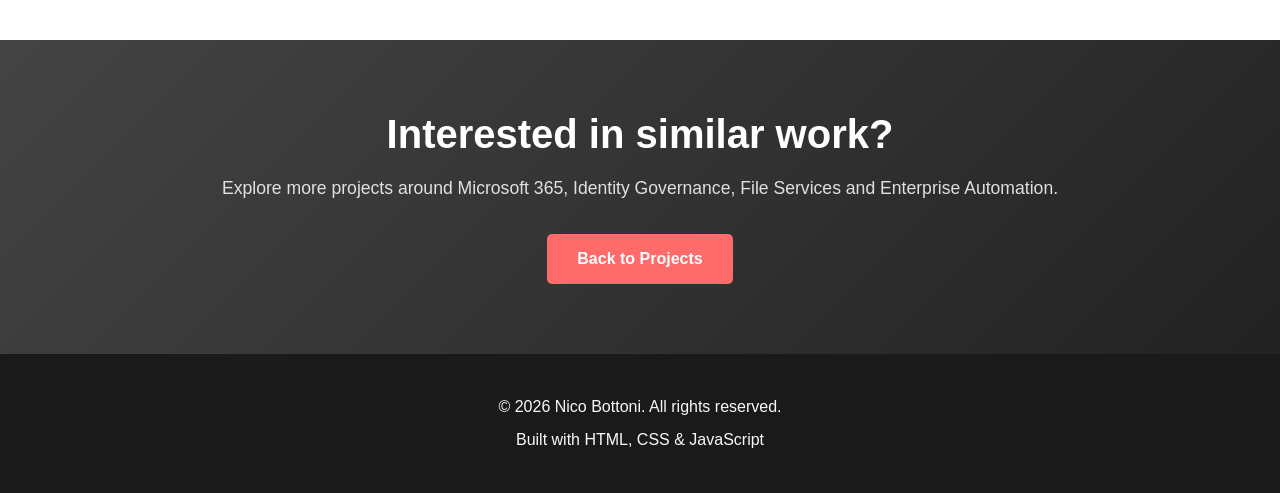
<file: projects/m365-administration.html>
<!DOCTYPE html>
<html lang="en">
<head>
    <meta charset="UTF-8">
    <meta name="viewport" content="width=device-width, initial-scale=1.0">
    <meta name="description" content="Universal Print Transformation case study by Nico Bottoni - Microsoft Universal Print, print infrastructure, cloud printing and enterprise migration.">
    <meta name="keywords" content="Universal Print, Microsoft 365, Print Infrastructure, Print Server Migration, Enterprise Printing, System Administrator">
    <title>M365 Administration</title>
    <link rel="stylesheet" href="../style.css">
    <link rel="stylesheet" href="https://cdnjs.cloudflare.com/ajax/libs/font-awesome/6.4.0/css/all.min.css">
</head>
<body>
    <nav class="navbar">
        <div class="container">
            <a href="../index.html#home" class="nav-brand">
                <img src="../assets/Logo-Schwarz.png" alt="NB Logo" class="nav-logo">
            </a>
            <ul class="nav-menu">
                <li><a href="../index.html#about" class="nav-link">About</a></li>
                <li><a href="../index.html#skills" class="nav-link">Skills</a></li>
                <li><a href="../index.html#experience" class="nav-link">Experience</a></li>
                <li><a href="../index.html#projects" class="nav-link">Projects</a></li>
                <li><a href="../index.html#personal-work" class="nav-link">Personal Work</a></li>
                <li><a href="../index.html#contact" class="nav-link">Contact</a></li>
            </ul>
            <div class="hamburger">
                <span></span>
                <span></span>
                <span></span>
            </div>
        </div>
    </nav>

    <section class="project-hero">
        <div class="container">
            <a href="../index.html#projects" class="back-link"><i class="fas fa-arrow-left"></i> Back to Projects</a>
            <div class="project-hero-content">
                <p class="eyebrow">Case Study</p>
                <h1>M365 Administration</h1>
                <p class="project-lead">
                    Modernizing enterprise print infrastructure by transitioning from traditional on-premises print services to a cloud-oriented Microsoft Universal Print approach.
                </p>
                <div class="project-meta">
                    <span><i class="fas fa-cloud"></i> Microsoft Universal Print</span>
                    <span><i class="fas fa-print"></i> Enterprise Print</span>
                    <span><i class="fas fa-server"></i> Hybrid Infrastructure</span>
                    <span><i class="fas fa-shield-alt"></i> Governance</span>
                </div>
            </div>
        </div>
    </section>

    <main class="case-study">
        <div class="container case-study-layout">
            <aside class="case-study-sidebar">
                <div class="sidebar-card">
                    <h3>Project Snapshot</h3>
                    <ul>
                        <li><strong>Focus:</strong> Print modernization</li>
                        <li><strong>Scope:</strong> Enterprise environment</li>
                        <li><strong>Role:</strong> Technical implementation and coordination</li>
                        <li><strong>Approach:</strong> Hybrid migration and standardization</li>
                    </ul>
                </div>
                <div class="sidebar-card">
                    <h3>Technologies</h3>
                    <div class="project-tags compact-tags">
                        <span class="tag">Microsoft 365</span>
                        <span class="tag">Universal Print</span>
                        <span class="tag">Print Server</span>
                        <span class="tag">PowerShell</span>
                        <span class="tag">Intune</span>
                        <span class="tag">Windows Client</span>
                        <span class="tag">SAP VPSX/LRS</span>
                    </div>
                </div>
            </aside>

            <article class="case-study-content">
                <section class="case-section">
                    <h2>Overview</h2>
                    <p>
                        The objective of this project was to evaluate and support the transition from a traditional print server landscape to a more modern, cloud-connected print model based on Microsoft Universal Print. The focus was on reducing dependency on classic print server deployment methods, improving manageability and preparing the environment for a more scalable print service strategy.
                    </p>
                </section>

                <section class="case-section">
                    <h2>Challenge</h2>
                    <p>
                        Enterprise print environments often grow over many years and become difficult to standardize. Different printer models, site-specific configurations, legacy deployment methods and business-critical integrations can make cloud migration complex.
                    </p>
                    <ul class="case-list">
                        <li>Coexistence of existing on-premises print servers and cloud print services</li>
                        <li>Validation of printer compatibility and driver behavior</li>
                        <li>Client-side deployment and user experience on modern Windows devices</li>
                        <li>Integration considerations for business-critical print flows</li>
                        <li>Governance around printer naming, ownership and lifecycle</li>
                    </ul>
                </section>

                <section class="case-section">
                    <h2>Approach</h2>
                    <div class="process-grid">
                        <div class="process-step">
                            <span>01</span>
                            <h3>Assessment</h3>
                            <p>Reviewed existing print queues, printer models, deployment methods and known operational limitations.</p>
                        </div>
                        <div class="process-step">
                            <span>02</span>
                            <h3>Pilot</h3>
                            <p>Validated Universal Print onboarding, connector behavior, Windows client discovery and user experience.</p>
                        </div>
                        <div class="process-step">
                            <span>03</span>
                            <h3>Standardization</h3>
                            <p>Defined consistent naming, ownership, documentation and support processes for cloud-managed printers.</p>
                        </div>
                        <div class="process-step">
                            <span>04</span>
                            <h3>Rollout</h3>
                            <p>Supported migration planning, troubleshooting, user communication and operational handover.</p>
                        </div>
                    </div>
                </section>

                <section class="case-section">
                    <h2>Key Contributions</h2>
                    <ul class="case-list highlight-list">
                        <li>Supported the technical validation of Microsoft Universal Print in an enterprise context</li>
                        <li>Analyzed printer onboarding, connector behavior and client-side visibility issues</li>
                        <li>Helped identify configuration requirements for modern Windows clients</li>
                        <li>Documented troubleshooting findings and repeatable implementation steps</li>
                        <li>Contributed to the transition from classic print server management to cloud-oriented print operations</li>
                    </ul>
                </section>

                <section class="case-section">
                    <h2>Outcome</h2>
                    <p>
                        The project improved understanding of cloud print readiness, clarified operational requirements and created a foundation for a modern enterprise print strategy. The work helped reduce uncertainty around Universal Print adoption and established a clearer path for migrating printers and users in a controlled way.
                    </p>
                    <div class="impact-grid">
                        <div class="impact-card">
                            <h3>Improved Readiness</h3>
                            <p>Better visibility into printer compatibility, connector setup and client requirements.</p>
                        </div>
                        <div class="impact-card">
                            <h3>Operational Clarity</h3>
                            <p>Clearer troubleshooting steps, documentation and support responsibilities.</p>
                        </div>
                        <div class="impact-card">
                            <h3>Modern Print Strategy</h3>
                            <p>Prepared the environment for a more scalable and cloud-driven print management model.</p>
                        </div>
                    </div>
                </section>

                <section class="case-section privacy-note">
                    <h2>Confidentiality Note</h2>
                    <p>
                        This case study intentionally avoids internal system names, sensitive infrastructure details, business-specific data and non-public implementation specifics. The focus is on the technical approach, responsibilities and professional impact.
                    </p>
                </section>
            </article>
        </div>
    </main>

    <section class="project-next">
        <div class="container">
            <h2>Interested in similar work?</h2>
            <p>Explore more projects around Microsoft 365, Identity Governance, File Services and Enterprise Automation.</p>
            <a href="../index.html#projects" class="btn btn-primary">Back to Projects</a>
        </div>
    </section>

    <footer class="footer">
        <div class="container">
            <p>&copy; 2026 Nico Bottoni. All rights reserved.</p>
            <p>Built with HTML, CSS & JavaScript</p>
        </div>
    </footer>

    <script src="../script.js"></script>
</body>
</html>
</file>
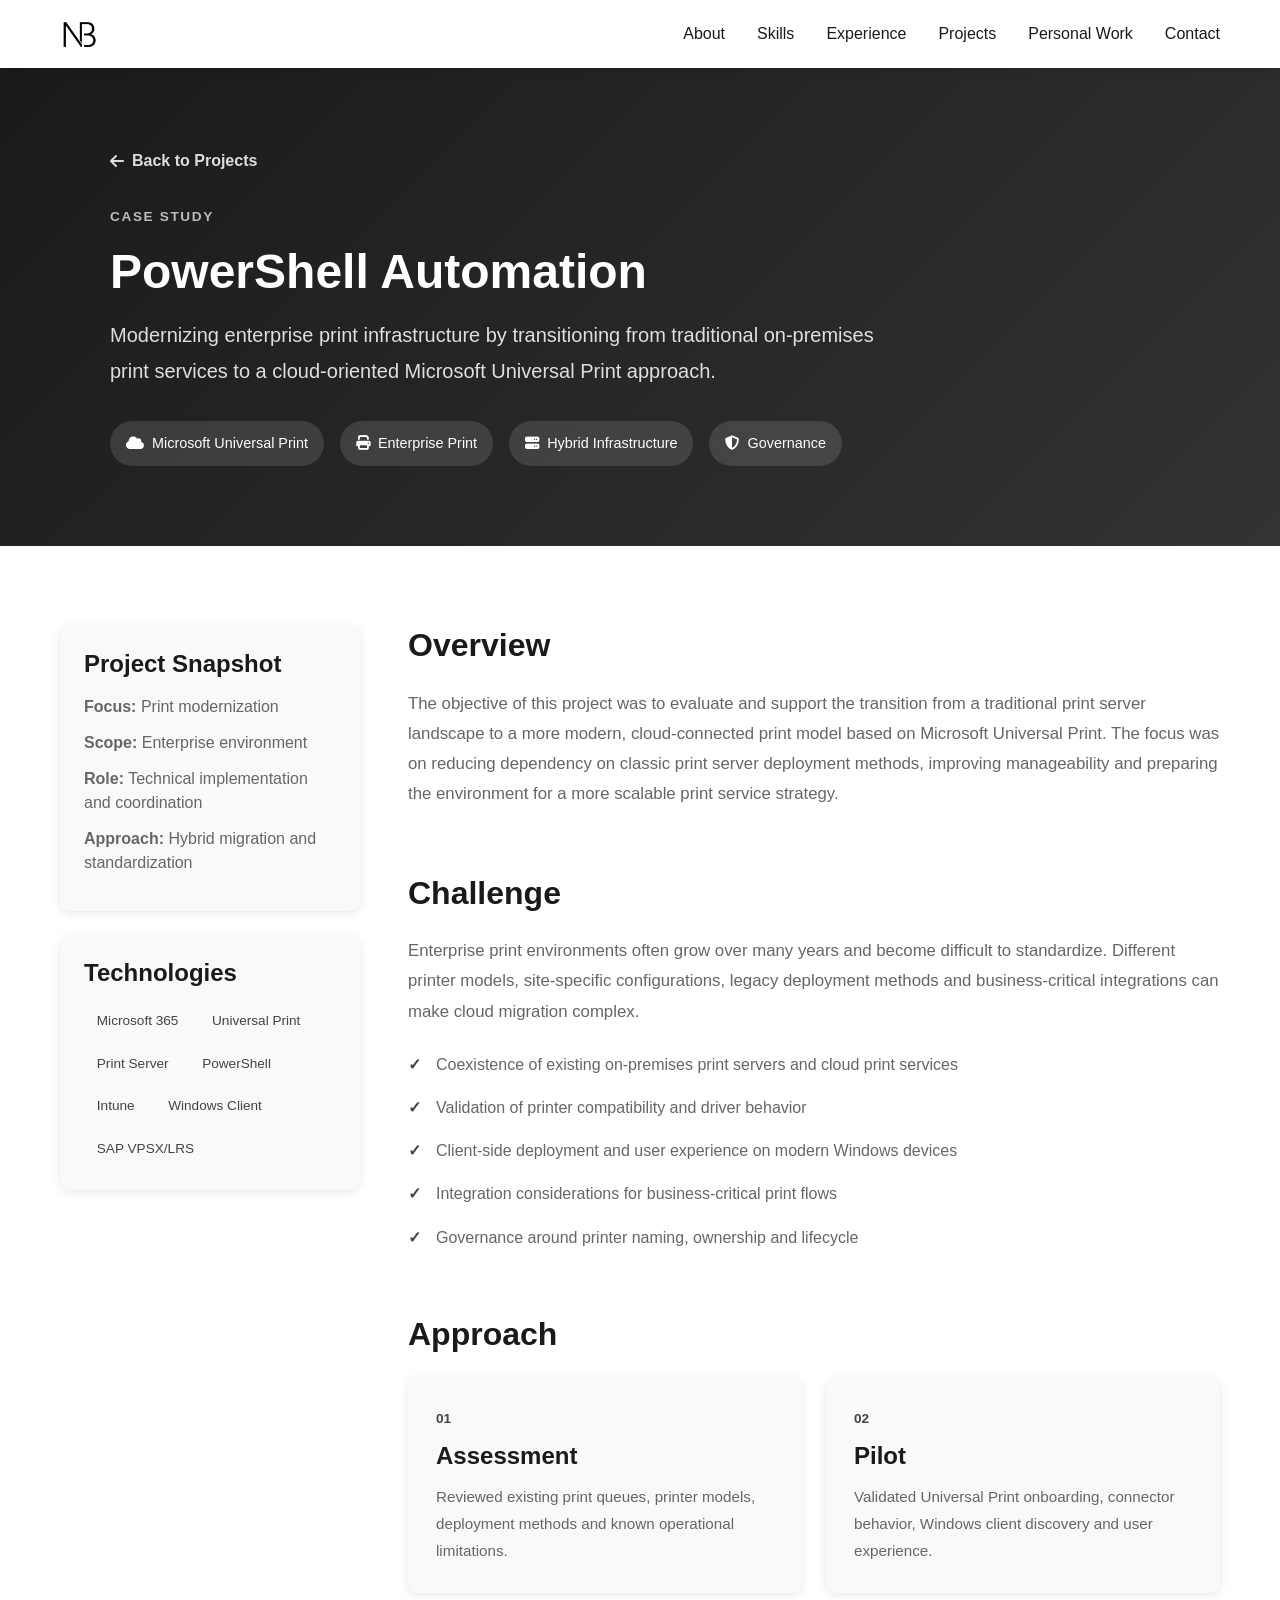
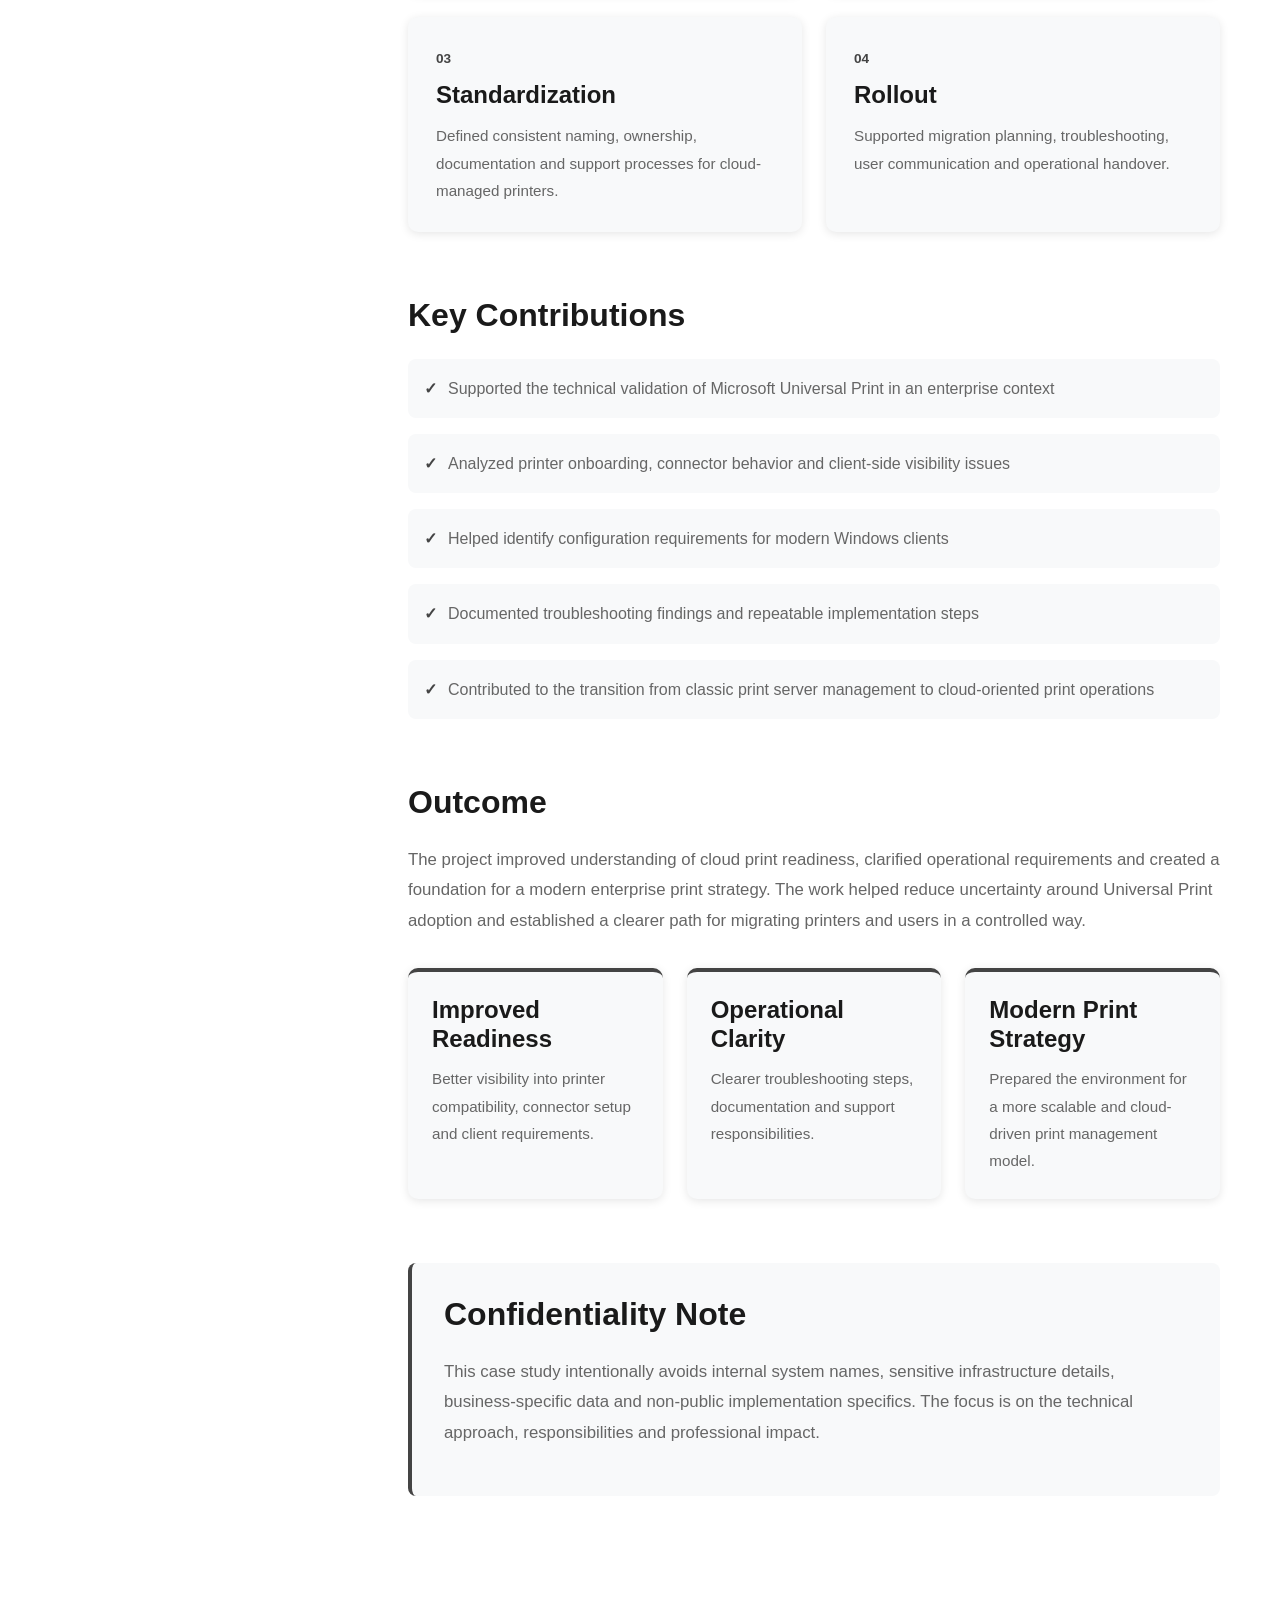
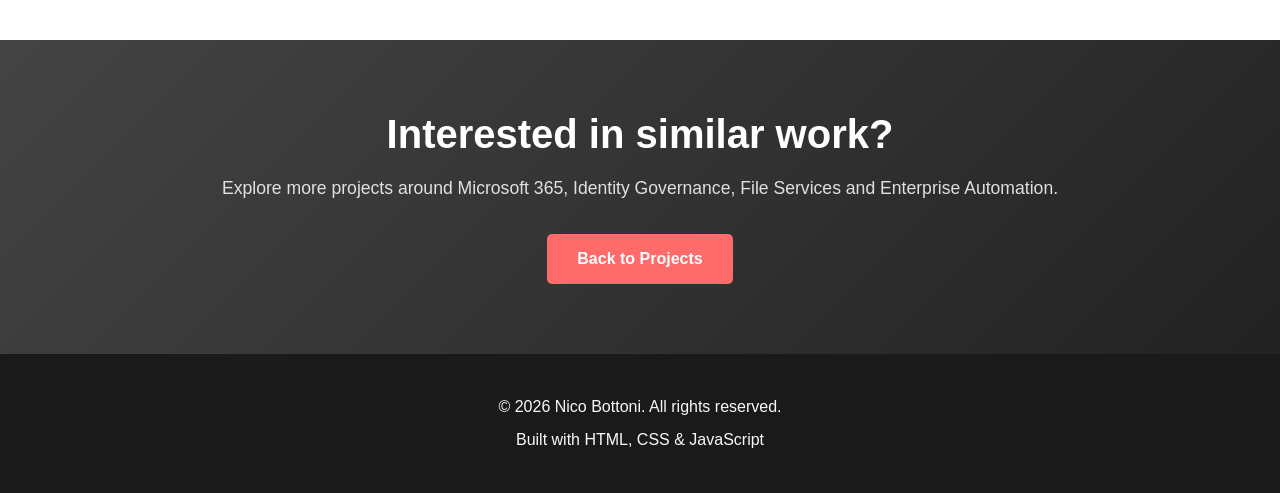
<file: projects/powershell-automation.html>
<!DOCTYPE html>
<html lang="en">
<head>
    <meta charset="UTF-8">
    <meta name="viewport" content="width=device-width, initial-scale=1.0">
    <meta name="description" content="Universal Print Transformation case study by Nico Bottoni - Microsoft Universal Print, print infrastructure, cloud printing and enterprise migration.">
    <meta name="keywords" content="Universal Print, Microsoft 365, Print Infrastructure, Print Server Migration, Enterprise Printing, System Administrator">
    <title>PowerShell Automation</title>
    <link rel="stylesheet" href="../style.css">
    <link rel="stylesheet" href="https://cdnjs.cloudflare.com/ajax/libs/font-awesome/6.4.0/css/all.min.css">
</head>
<body>
    <nav class="navbar">
        <div class="container">
            <a href="../index.html#home" class="nav-brand">
                <img src="../assets/Logo-Schwarz.png" alt="NB Logo" class="nav-logo">
            </a>
            <ul class="nav-menu">
                <li><a href="../index.html#about" class="nav-link">About</a></li>
                <li><a href="../index.html#skills" class="nav-link">Skills</a></li>
                <li><a href="../index.html#experience" class="nav-link">Experience</a></li>
                <li><a href="../index.html#projects" class="nav-link">Projects</a></li>
                <li><a href="../index.html#personal-work" class="nav-link">Personal Work</a></li>
                <li><a href="../index.html#contact" class="nav-link">Contact</a></li>
            </ul>
            <div class="hamburger">
                <span></span>
                <span></span>
                <span></span>
            </div>
        </div>
    </nav>

    <section class="project-hero">
        <div class="container">
            <a href="../index.html#projects" class="back-link"><i class="fas fa-arrow-left"></i> Back to Projects</a>
            <div class="project-hero-content">
                <p class="eyebrow">Case Study</p>
                <h1>PowerShell Automation</h1>
                <p class="project-lead">
                    Modernizing enterprise print infrastructure by transitioning from traditional on-premises print services to a cloud-oriented Microsoft Universal Print approach.
                </p>
                <div class="project-meta">
                    <span><i class="fas fa-cloud"></i> Microsoft Universal Print</span>
                    <span><i class="fas fa-print"></i> Enterprise Print</span>
                    <span><i class="fas fa-server"></i> Hybrid Infrastructure</span>
                    <span><i class="fas fa-shield-alt"></i> Governance</span>
                </div>
            </div>
        </div>
    </section>

    <main class="case-study">
        <div class="container case-study-layout">
            <aside class="case-study-sidebar">
                <div class="sidebar-card">
                    <h3>Project Snapshot</h3>
                    <ul>
                        <li><strong>Focus:</strong> Print modernization</li>
                        <li><strong>Scope:</strong> Enterprise environment</li>
                        <li><strong>Role:</strong> Technical implementation and coordination</li>
                        <li><strong>Approach:</strong> Hybrid migration and standardization</li>
                    </ul>
                </div>
                <div class="sidebar-card">
                    <h3>Technologies</h3>
                    <div class="project-tags compact-tags">
                        <span class="tag">Microsoft 365</span>
                        <span class="tag">Universal Print</span>
                        <span class="tag">Print Server</span>
                        <span class="tag">PowerShell</span>
                        <span class="tag">Intune</span>
                        <span class="tag">Windows Client</span>
                        <span class="tag">SAP VPSX/LRS</span>
                    </div>
                </div>
            </aside>

            <article class="case-study-content">
                <section class="case-section">
                    <h2>Overview</h2>
                    <p>
                        The objective of this project was to evaluate and support the transition from a traditional print server landscape to a more modern, cloud-connected print model based on Microsoft Universal Print. The focus was on reducing dependency on classic print server deployment methods, improving manageability and preparing the environment for a more scalable print service strategy.
                    </p>
                </section>

                <section class="case-section">
                    <h2>Challenge</h2>
                    <p>
                        Enterprise print environments often grow over many years and become difficult to standardize. Different printer models, site-specific configurations, legacy deployment methods and business-critical integrations can make cloud migration complex.
                    </p>
                    <ul class="case-list">
                        <li>Coexistence of existing on-premises print servers and cloud print services</li>
                        <li>Validation of printer compatibility and driver behavior</li>
                        <li>Client-side deployment and user experience on modern Windows devices</li>
                        <li>Integration considerations for business-critical print flows</li>
                        <li>Governance around printer naming, ownership and lifecycle</li>
                    </ul>
                </section>

                <section class="case-section">
                    <h2>Approach</h2>
                    <div class="process-grid">
                        <div class="process-step">
                            <span>01</span>
                            <h3>Assessment</h3>
                            <p>Reviewed existing print queues, printer models, deployment methods and known operational limitations.</p>
                        </div>
                        <div class="process-step">
                            <span>02</span>
                            <h3>Pilot</h3>
                            <p>Validated Universal Print onboarding, connector behavior, Windows client discovery and user experience.</p>
                        </div>
                        <div class="process-step">
                            <span>03</span>
                            <h3>Standardization</h3>
                            <p>Defined consistent naming, ownership, documentation and support processes for cloud-managed printers.</p>
                        </div>
                        <div class="process-step">
                            <span>04</span>
                            <h3>Rollout</h3>
                            <p>Supported migration planning, troubleshooting, user communication and operational handover.</p>
                        </div>
                    </div>
                </section>

                <section class="case-section">
                    <h2>Key Contributions</h2>
                    <ul class="case-list highlight-list">
                        <li>Supported the technical validation of Microsoft Universal Print in an enterprise context</li>
                        <li>Analyzed printer onboarding, connector behavior and client-side visibility issues</li>
                        <li>Helped identify configuration requirements for modern Windows clients</li>
                        <li>Documented troubleshooting findings and repeatable implementation steps</li>
                        <li>Contributed to the transition from classic print server management to cloud-oriented print operations</li>
                    </ul>
                </section>

                <section class="case-section">
                    <h2>Outcome</h2>
                    <p>
                        The project improved understanding of cloud print readiness, clarified operational requirements and created a foundation for a modern enterprise print strategy. The work helped reduce uncertainty around Universal Print adoption and established a clearer path for migrating printers and users in a controlled way.
                    </p>
                    <div class="impact-grid">
                        <div class="impact-card">
                            <h3>Improved Readiness</h3>
                            <p>Better visibility into printer compatibility, connector setup and client requirements.</p>
                        </div>
                        <div class="impact-card">
                            <h3>Operational Clarity</h3>
                            <p>Clearer troubleshooting steps, documentation and support responsibilities.</p>
                        </div>
                        <div class="impact-card">
                            <h3>Modern Print Strategy</h3>
                            <p>Prepared the environment for a more scalable and cloud-driven print management model.</p>
                        </div>
                    </div>
                </section>

                <section class="case-section privacy-note">
                    <h2>Confidentiality Note</h2>
                    <p>
                        This case study intentionally avoids internal system names, sensitive infrastructure details, business-specific data and non-public implementation specifics. The focus is on the technical approach, responsibilities and professional impact.
                    </p>
                </section>
            </article>
        </div>
    </main>

    <section class="project-next">
        <div class="container">
            <h2>Interested in similar work?</h2>
            <p>Explore more projects around Microsoft 365, Identity Governance, File Services and Enterprise Automation.</p>
            <a href="../index.html#projects" class="btn btn-primary">Back to Projects</a>
        </div>
    </section>

    <footer class="footer">
        <div class="container">
            <p>&copy; 2026 Nico Bottoni. All rights reserved.</p>
            <p>Built with HTML, CSS & JavaScript</p>
        </div>
    </footer>

    <script src="../script.js"></script>
</body>
</html>
</file>
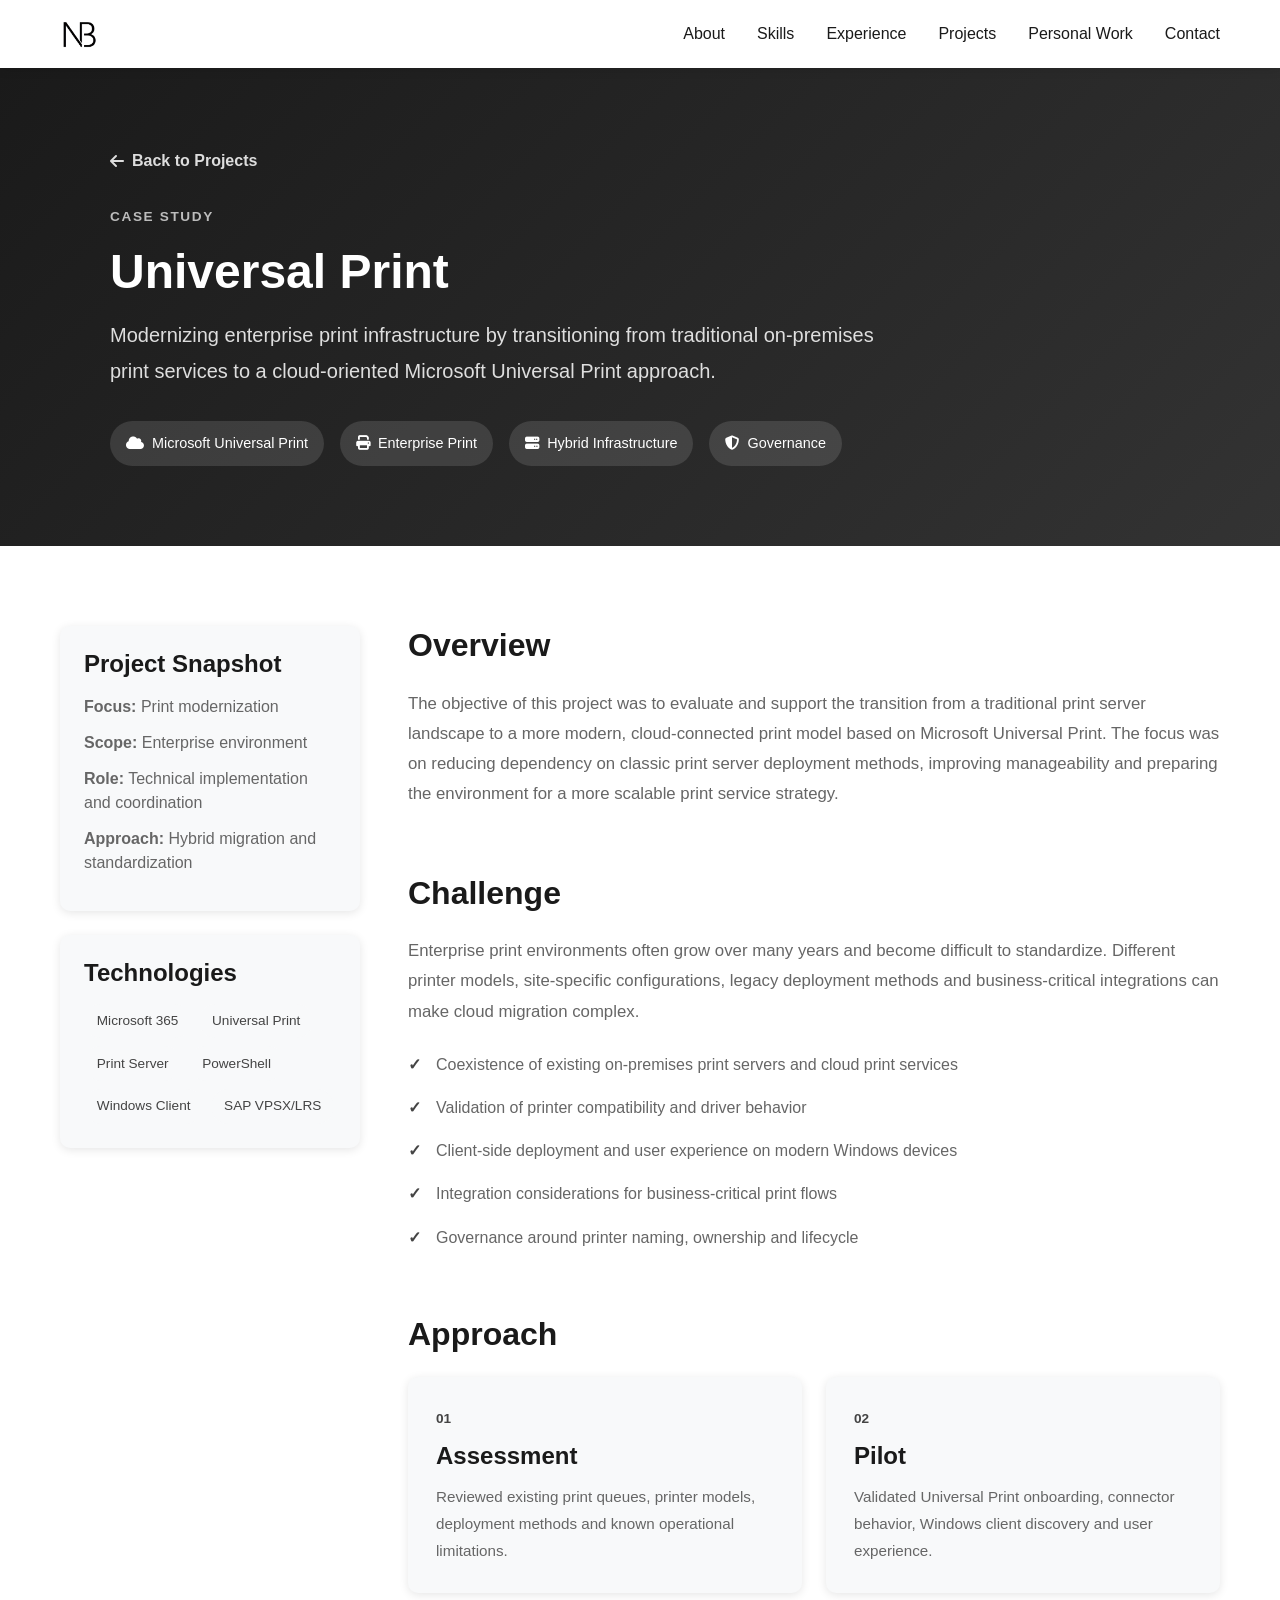
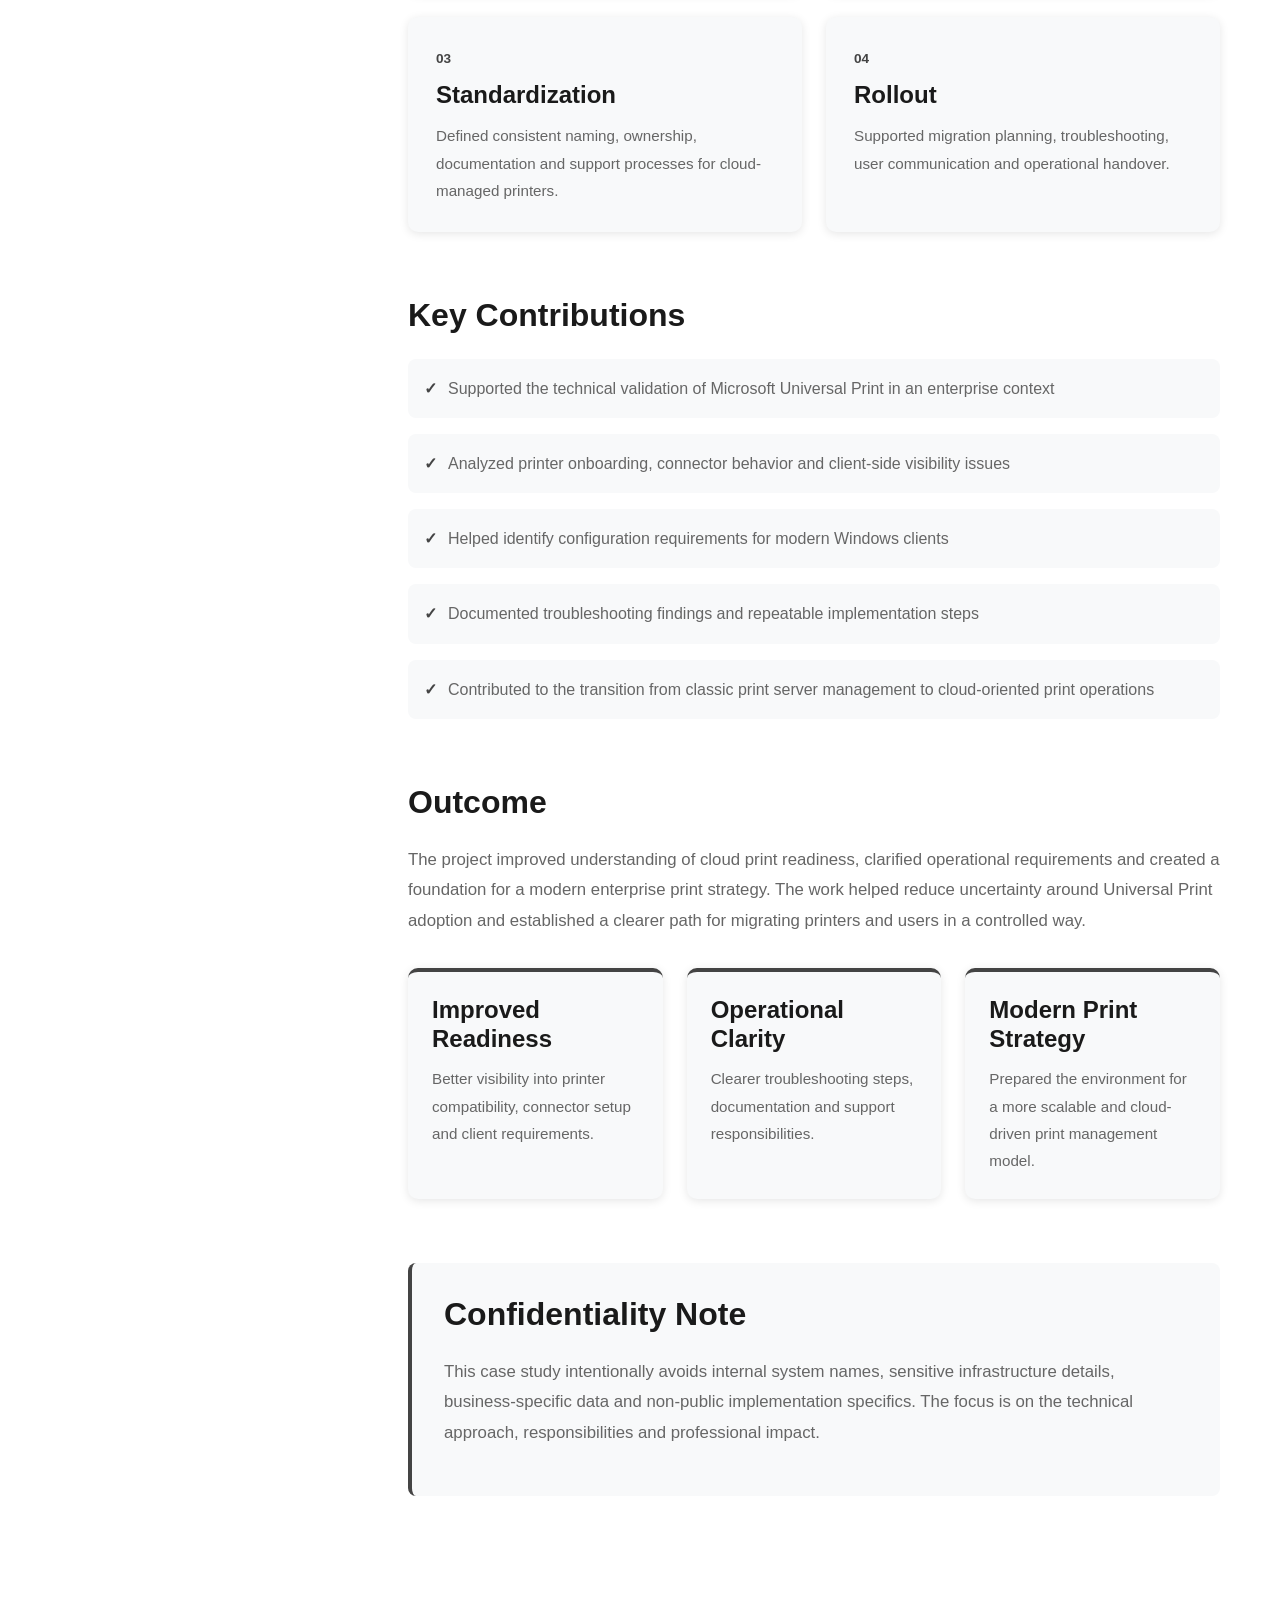
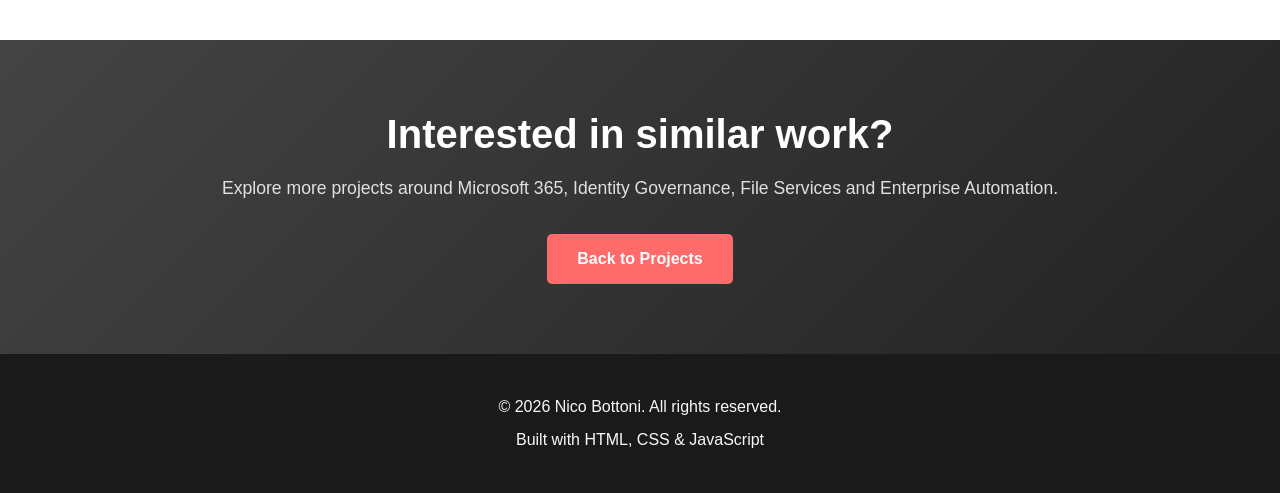
<file: projects/universal-print.html>
<!DOCTYPE html>
<html lang="en">
<head>
    <meta charset="UTF-8">
    <meta name="viewport" content="width=device-width, initial-scale=1.0">
    <meta name="description" content="Universal Print Transformation case study by Nico Bottoni - Microsoft Universal Print, print infrastructure, cloud printing and enterprise migration.">
    <meta name="keywords" content="Universal Print, Microsoft 365, Print Infrastructure, Print Server Migration, Enterprise Printing, System Administrator">
    <title>Universal Print</title>
    <link rel="stylesheet" href="../style.css">
    <link rel="stylesheet" href="https://cdnjs.cloudflare.com/ajax/libs/font-awesome/6.4.0/css/all.min.css">
</head>
<body>
    <nav class="navbar">
        <div class="container">
            <a href="../index.html#home" class="nav-brand">
                <img src="../assets/Logo-Schwarz.png" alt="NB Logo" class="nav-logo">
            </a>
            <ul class="nav-menu">
                <li><a href="../index.html#about" class="nav-link">About</a></li>
                <li><a href="../index.html#skills" class="nav-link">Skills</a></li>
                <li><a href="../index.html#experience" class="nav-link">Experience</a></li>
                <li><a href="../index.html#projects" class="nav-link">Projects</a></li>
                <li><a href="../index.html#personal-work" class="nav-link">Personal Work</a></li>
                <li><a href="../index.html#contact" class="nav-link">Contact</a></li>
            </ul>
            <div class="hamburger">
                <span></span>
                <span></span>
                <span></span>
            </div>
        </div>
    </nav>

    <section class="project-hero">
        <div class="container">
            <a href="../index.html#projects" class="back-link"><i class="fas fa-arrow-left"></i> Back to Projects</a>
            <div class="project-hero-content">
                <p class="eyebrow">Case Study</p>
                <h1>Universal Print</h1>
                <p class="project-lead">
                    Modernizing enterprise print infrastructure by transitioning from traditional on-premises print services to a cloud-oriented Microsoft Universal Print approach.
                </p>
                <div class="project-meta">
                    <span><i class="fas fa-cloud"></i> Microsoft Universal Print</span>
                    <span><i class="fas fa-print"></i> Enterprise Print</span>
                    <span><i class="fas fa-server"></i> Hybrid Infrastructure</span>
                    <span><i class="fas fa-shield-alt"></i> Governance</span>
                </div>
            </div>
        </div>
    </section>

    <main class="case-study">
        <div class="container case-study-layout">
            <aside class="case-study-sidebar">
                <div class="sidebar-card">
                    <h3>Project Snapshot</h3>
                    <ul>
                        <li><strong>Focus:</strong> Print modernization</li>
                        <li><strong>Scope:</strong> Enterprise environment</li>
                        <li><strong>Role:</strong> Technical implementation and coordination</li>
                        <li><strong>Approach:</strong> Hybrid migration and standardization</li>
                    </ul>
                </div>
                <div class="sidebar-card">
                    <h3>Technologies</h3>
                    <div class="project-tags compact-tags">
                        <span class="tag">Microsoft 365</span>
                        <span class="tag">Universal Print</span>
                        <span class="tag">Print Server</span>
                        <span class="tag">PowerShell</span>
                        <span class="tag">Windows Client</span>
                        <span class="tag">SAP VPSX/LRS</span>
                    </div>
                </div>
            </aside>

            <article class="case-study-content">
                <section class="case-section">
                    <h2>Overview</h2>
                    <p>
                        The objective of this project was to evaluate and support the transition from a traditional print server landscape to a more modern, cloud-connected print model based on Microsoft Universal Print. The focus was on reducing dependency on classic print server deployment methods, improving manageability and preparing the environment for a more scalable print service strategy.
                    </p>
                </section>

                <section class="case-section">
                    <h2>Challenge</h2>
                    <p>
                        Enterprise print environments often grow over many years and become difficult to standardize. Different printer models, site-specific configurations, legacy deployment methods and business-critical integrations can make cloud migration complex.
                    </p>
                    <ul class="case-list">
                        <li>Coexistence of existing on-premises print servers and cloud print services</li>
                        <li>Validation of printer compatibility and driver behavior</li>
                        <li>Client-side deployment and user experience on modern Windows devices</li>
                        <li>Integration considerations for business-critical print flows</li>
                        <li>Governance around printer naming, ownership and lifecycle</li>
                    </ul>
                </section>

                <section class="case-section">
                    <h2>Approach</h2>
                    <div class="process-grid">
                        <div class="process-step">
                            <span>01</span>
                            <h3>Assessment</h3>
                            <p>Reviewed existing print queues, printer models, deployment methods and known operational limitations.</p>
                        </div>
                        <div class="process-step">
                            <span>02</span>
                            <h3>Pilot</h3>
                            <p>Validated Universal Print onboarding, connector behavior, Windows client discovery and user experience.</p>
                        </div>
                        <div class="process-step">
                            <span>03</span>
                            <h3>Standardization</h3>
                            <p>Defined consistent naming, ownership, documentation and support processes for cloud-managed printers.</p>
                        </div>
                        <div class="process-step">
                            <span>04</span>
                            <h3>Rollout</h3>
                            <p>Supported migration planning, troubleshooting, user communication and operational handover.</p>
                        </div>
                    </div>
                </section>

                <section class="case-section">
                    <h2>Key Contributions</h2>
                    <ul class="case-list highlight-list">
                        <li>Supported the technical validation of Microsoft Universal Print in an enterprise context</li>
                        <li>Analyzed printer onboarding, connector behavior and client-side visibility issues</li>
                        <li>Helped identify configuration requirements for modern Windows clients</li>
                        <li>Documented troubleshooting findings and repeatable implementation steps</li>
                        <li>Contributed to the transition from classic print server management to cloud-oriented print operations</li>
                    </ul>
                </section>

                <section class="case-section">
                    <h2>Outcome</h2>
                    <p>
                        The project improved understanding of cloud print readiness, clarified operational requirements and created a foundation for a modern enterprise print strategy. The work helped reduce uncertainty around Universal Print adoption and established a clearer path for migrating printers and users in a controlled way.
                    </p>
                    <div class="impact-grid">
                        <div class="impact-card">
                            <h3>Improved Readiness</h3>
                            <p>Better visibility into printer compatibility, connector setup and client requirements.</p>
                        </div>
                        <div class="impact-card">
                            <h3>Operational Clarity</h3>
                            <p>Clearer troubleshooting steps, documentation and support responsibilities.</p>
                        </div>
                        <div class="impact-card">
                            <h3>Modern Print Strategy</h3>
                            <p>Prepared the environment for a more scalable and cloud-driven print management model.</p>
                        </div>
                    </div>
                </section>

                <section class="case-section privacy-note">
                    <h2>Confidentiality Note</h2>
                    <p>
                        This case study intentionally avoids internal system names, sensitive infrastructure details, business-specific data and non-public implementation specifics. The focus is on the technical approach, responsibilities and professional impact.
                    </p>
                </section>
            </article>
        </div>
    </main>

    <section class="project-next">
        <div class="container">
            <h2>Interested in similar work?</h2>
            <p>Explore more projects around Microsoft 365, Identity Governance, File Services and Enterprise Automation.</p>
            <a href="../index.html#projects" class="btn btn-primary">Back to Projects</a>
        </div>
    </section>

    <footer class="footer">
        <div class="container">
            <p>&copy; 2026 Nico Bottoni. All rights reserved.</p>
            <p>Built with HTML, CSS & JavaScript</p>
        </div>
    </footer>

    <script src="../script.js"></script>
</body>
</html>
</file>
<file: style.css>
/* ============================================
   Global Styles & Variables
   ============================================ */

:root {
    --primary-color: #444444;
    --primary-dark: #0052a3;
    --secondary-color: #222222;
    --accent-color: #ff6b6b;
    --text-dark: #1a1a1a;
    --text-light: #666666;
    --bg-light: #f8f9fa;
    --bg-white: #ffffff;
    --border-color: #e0e0e0;
    --shadow: 0 2px 10px rgba(0, 0, 0, 0.1);
    --shadow-lg: 0 10px 30px rgba(0, 0, 0, 0.15);
}

* {
    margin: 0;
    padding: 0;
    box-sizing: border-box;
}

html {
    scroll-behavior: smooth;
}

body {
    font-family: -apple-system, BlinkMacSystemFont, 'Segoe UI', Roboto, Oxygen, Ubuntu, Cantarell, sans-serif;
    line-height: 1.6;
    color: var(--text-dark);
    background-color: var(--bg-white);
}

.container {
    max-width: 1200px;
    margin: 0 auto;
    padding: 0 20px;
}

/* ============================================
   Typography
   ============================================ */

h1, h2, h3, h4, h5, h6 {
    line-height: 1.2;
    margin-bottom: 1rem;
    font-weight: 600;
}

h2 {
    font-size: 2.5rem;
    color: var(--text-dark);
    text-align: center;
    margin-bottom: 3rem;
}

h3 {
    font-size: 1.5rem;
}

p {
    color: var(--text-light);
    margin-bottom: 1rem;
}

a {
    color: var(--primary-color);
    text-decoration: none;
    transition: color 0.3s ease;
}

a:hover {
    color: var(--primary-dark);
}

/* ============================================
   Navigation Bar
   ============================================ */

.navbar {
    background-color: var(--bg-white);
    box-shadow: var(--shadow);
    position: sticky;
    top: 0;
    z-index: 1000;
}

.navbar .container {
    display: flex;
    justify-content: space-between;
    align-items: center;
    padding: 1rem 20px;
}

.nav-brand {
    display: flex;
    align-items: center;
    gap: 12px;
    font-size: 1.5rem;
    font-weight: 700;
    color: var(--primary-color);
}

.nav-logo {
    height: 36px;
    width: auto;
    display: block;
}

.nav-menu {
    display: flex;
    list-style: none;
    gap: 2rem;
}

.nav-link {
    color: var(--text-dark);
    font-weight: 500;
    transition: color 0.3s ease;
    position: relative;
}

.nav-link:hover {
    color: var(--primary-color);
}

.nav-link::after {
    content: '';
    position: absolute;
    bottom: -5px;
    left: 0;
    width: 0;
    height: 2px;
    background-color: var(--primary-color);
    transition: width 0.3s ease;
}

.nav-link:hover::after {
    width: 100%;
}

.hamburger {
    display: none;
    flex-direction: column;
    cursor: pointer;
}

.hamburger span {
    width: 25px;
    height: 3px;
    background-color: var(--text-dark);
    margin: 5px 0;
    transition: 0.3s;
}

/* ============================================
   Hero Section
   ============================================ */

.hero {
    background: linear-gradient(135deg, var(--primary-color) 0%, var(--secondary-color) 100%);
    color: white;
    padding: 100px 20px;
    text-align: center;
}

.hero-content h1 {
    font-size: 3.5rem;
    margin-bottom: 0.5rem;
    color: white;
}

.hero-subtitle {
    font-size: 1.5rem;
    color: rgba(255, 255, 255, 0.9);
    margin-bottom: 1rem;
}

.hero-description {
    font-size: 1.1rem;
    color: rgba(255, 255, 255, 0.8);
    max-width: 600px;
    margin: 1.5rem auto 2rem;
}

.hero-buttons {
    display: flex;
    gap: 1rem;
    justify-content: center;
    flex-wrap: wrap;
}

/* ============================================
   Buttons
   ============================================ */

.btn {
    padding: 12px 30px;
    border-radius: 5px;
    font-weight: 600;
    transition: all 0.3s ease;
    cursor: pointer;
    border: none;
    display: inline-block;
    text-align: center;
}

.btn-primary {
    background-color: var(--accent-color);
    color: white;
}

.btn-primary:hover {
    background-color: #ff5252;
    transform: translateY(-2px);
}

.btn-secondary {
    background-color: rgba(255, 255, 255, 0.2);
    color: white;
    border: 2px solid white;
}

.btn-secondary:hover {
    background-color: rgba(255, 255, 255, 0.3);
    transform: translateY(-2px);
}

/* ============================================
   About Section
   ============================================ */

.about {
    padding: 80px 20px;
    background-color: var(--bg-white);
}

.about-content {
    display: grid;
    grid-template-columns: 2fr 1fr;
    gap: 3rem;
    align-items: center;
}

.about-text p {
    font-size: 1.1rem;
    line-height: 1.8;
    color: var(--text-light);
}

.about-stats {
    display: grid;
    grid-template-columns: repeat(3, 1fr);
    gap: 2rem;
}

.stat {
    text-align: center;
    padding: 2rem;
    background-color: var(--bg-light);
    border-radius: 10px;
    transition: transform 0.3s ease;
}

.stat:hover {
    transform: translateY(-5px);
}

.stat h3 {
    font-size: 2.5rem;
    color: var(--primary-color);
    margin-bottom: 0.5rem;
}

.stat p {
    color: var(--text-light);
    margin: 0;
}

/* ============================================
   Skills Section
   ============================================ */

.skills {
    padding: 80px 20px;
    background-color: var(--bg-light);
}

.skills-grid {
    display: grid;
    grid-template-columns: repeat(auto-fit, minmax(280px, 1fr));
    gap: 2rem;
    margin-bottom: 4rem;
}

.skill-card {
    background-color: var(--bg-white);
    padding: 2rem;
    border-radius: 10px;
    text-align: center;
    box-shadow: var(--shadow);
    transition: all 0.3s ease;
}

.skill-card:hover {
    transform: translateY(-8px) !important;
    box-shadow: var(--shadow-lg);
}

.skill-card i {
    font-size: 3rem;
    color: var(--primary-color);
    margin-bottom: 1rem;
}

.skill-card h3 {
    color: var(--text-dark);
    margin-bottom: 0.5rem;
}

.skill-card p {
    color: var(--text-light);
    margin: 0;
}

.skills-list {
    background-color: var(--bg-white);
    padding: 3rem;
    border-radius: 10px;
    box-shadow: var(--shadow);
}

.skills-list h3 {
    color: var(--primary-color);
    margin-bottom: 1.5rem;
}

.skills-list ul {
    list-style: none;
    display: grid;
    grid-template-columns: repeat(auto-fit, minmax(250px, 1fr));
    gap: 1rem;
}

.skills-list li {
    padding: 0.75rem 0;
    padding-left: 1.5rem;
    position: relative;
    color: var(--text-light);
}

.skills-list li::before {
    content: '✓';
    position: absolute;
    left: 0;
    color: var(--primary-color);
    font-weight: bold;
}

/* ============================================
   Experience Section
   ============================================ */

.experience {
    padding: 80px 20px;
    background-color: var(--bg-white);
}

.timeline {
    position: relative;
    max-width: 800px;
    margin: 0 auto;
}

.timeline::before {
    content: '';
    position: absolute;
    left: 50%;
    transform: translateX(-50%);
    width: 3px;
    height: calc(100% - 150px);
    background-color: var(--primary-color);
}

.timeline-item {
    margin-bottom: 3rem;
    position: relative;
}

.timeline-item:nth-child(odd) .timeline-content {
    margin-left: 0;
    margin-right: auto;
    width: calc(50% - 2rem);
}

.timeline-item:nth-child(even) .timeline-content {
    margin-left: auto;
    margin-right: 0;
    width: calc(50% - 2rem);
}

.timeline-marker {
    position: absolute;
    left: 50%;
    transform: translateX(-50%);
    width: 20px;
    height: 20px;
    background-color: var(--primary-color);
    border: 4px solid var(--bg-white);
    border-radius: 50%;
    top: 1rem;
    z-index: 10;
}

.timeline-content {
    background-color: var(--bg-light);
    padding: 2rem;
    border-radius: 10px;
    box-shadow: var(--shadow);
}

.timeline-content h3 {
    color: var(--text-dark);
}

.company {
    color: var(--primary-color);
    font-weight: 600;
    margin-bottom: 0.25rem;
}

.timeline-date {
    color: var(--text-light);
    font-size: 0.9rem;
    margin-bottom: 1rem;
}

.description {
    color: var(--text-light);
}

.timeline-note {
    text-align: center;
    padding: 2rem;
    margin-top: 2rem;
    background-color: var(--bg-light);
    border-left: 4px solid var(--primary-color);
    border-radius: 5px;
}

/* ============================================
   Projects Section
   ============================================ */

.projects {
    padding: 80px 20px;
    background-color: var(--bg-light);
}

.section-subtitle {
    text-align: center;
    color: var(--text-light);
    font-size: 1.1rem;
    margin-bottom: 3rem;
}

.projects-grid {
    display: grid;
    grid-template-columns: repeat(auto-fit, minmax(300px, 1fr));
    gap: 2rem;
    margin-bottom: 3rem;
}

.project-card {
    background-color: var(--bg-white);
    border-radius: 10px;
    overflow: hidden;
    box-shadow: var(--shadow);
    transition: all 0.3s ease;
}

.project-card:hover {
    transform: translateY(-8px) !important;
    box-shadow: var(--shadow-lg);
}

.project-header {
    background: linear-gradient(135deg, var(--primary-color) 0%, var(--secondary-color) 100%);
    color: white;
    padding: 2rem;
}

.project-header h3 {
    margin: 0;
    color: white;
}

.project-description {
    padding: 1.5rem;
}

.project-tags {
    padding: 0 1.5rem;
    display: flex;
    flex-wrap: wrap;
    gap: 0.5rem;
    margin-bottom: 1rem;
}

.tag {
    display: inline-block;
    background-color: var(--bg-light);
    color: var(--primary-color);
    padding: 0.4rem 0.8rem;
    border-radius: 20px;
    font-size: 0.85rem;
}

.project-links {
    padding: 0 1.5rem 1.5rem;
}

.project-link {
    display: inline-block;
    color: var(--primary-color);
    font-weight: 600;
    transition: color 0.3s ease;
}

.project-link:hover {
    color: var(--primary-dark);
    text-decoration: underline;
}

.projects-note {
    text-align: center;
    padding: 2rem;
    background-color: var(--bg-white);
    border-radius: 10px;
    border-left: 4px solid var(--accent-color);
}

.projects-note i {
    color: var(--accent-color);
    margin-right: 0.5rem;
}

/* ============================================
   Personal Work Section
   ============================================ */

.personal-work {
    padding: 80px 20px;
    background-color: var(--bg-white);
}

.personal-work-grid {
    display: grid;
    grid-template-columns: repeat(auto-fit, minmax(280px, 1fr));
    gap: 2rem;
    margin-bottom: 3rem;
}

.personal-work-card {
    background-color: var(--bg-light);
    padding: 2.5rem;
    border-radius: 10px;
    text-align: center;
    transition: all 0.3s ease;
}

.personal-work-card:hover {
    transform: translateY(-8px) !important;
    background-color: var(--bg-white);
    box-shadow: var(--shadow-lg);
}

.personal-work-card i {
    font-size: 3rem;
    color: var(--primary-color);
    margin-bottom: 1rem;
}

.personal-work-card h3 {
    color: var(--text-dark);
    margin-bottom: 1rem;
}

.personal-work-card p {
    color: var(--text-light);
    margin-bottom: 1.5rem;
}

.learn-more {
    display: inline-block;
    color: var(--primary-color);
    font-weight: 600;
    padding: 0.5rem 1rem;
    border: 2px solid var(--primary-color);
    border-radius: 5px;
    transition: all 0.3s ease;
}

.learn-more:hover {
    background-color: var(--primary-color);
    color: white;
}

.personal-work-note {
    text-align: center;
    padding: 2rem;
    background-color: var(--bg-light);
    border-radius: 10px;
    border-left: 4px solid var(--accent-color);
}

/* ============================================
   Contact Section
   ============================================ */

.contact {
    padding: 80px 20px;
    background: linear-gradient(135deg, var(--primary-color) 0%, var(--secondary-color) 100%);
    color: white;
}

.contact h2 {
    color: white;
}

.contact .section-subtitle {
    color: white;
}

.contact-info {
    display: grid;
    grid-template-columns: repeat(auto-fit, minmax(250px, 1fr));
    gap: 2rem;
    max-width: 900px;
    margin: 0 auto;
}

.contact-item {
    display: flex;
    align-items: flex-start;
    gap: 1.5rem;
}

.contact-item i {
    font-size: 2rem;
    margin-top: 0.25rem;
    flex-shrink: 0;
}

.contact-item h4 {
    color: white;
    margin-bottom: 0.5rem;
}

.contact-item p {
    margin: 0;
    color: rgba(255, 255, 255, 0.9);
}

.contact-item a {
    color: rgba(255, 255, 255, 0.9);
    transition: color 0.3s ease;
}

.contact-item a:hover {
    color: white;
}

/* ============================================
   Footer
   ============================================ */

.footer {
    background-color: var(--text-dark);
    color: var(--bg-light);
    text-align: center;
    padding: 2rem 20px;
}

.footer p {
    margin: 0.5rem 0;
    color: var(--bg-light);
}

/* ============================================
   Responsive Design
   ============================================ */

@media (max-width: 768px) {
    .nav-menu {
        display: none;
        position: absolute;
        top: 60px;
        left: 0;
        flex-direction: column;
        background-color: var(--bg-white);
        width: 100%;
        text-align: center;
        gap: 0;
    }

    .nav-menu.active {
        display: flex;
    }

    .nav-link {
        padding: 1rem;
        /* border-bottom: 1px solid var(--border-color); */
    }

    .nav-link::after {
        display: none;
    }

    .hamburger {
        display: flex;
    }

    .hamburger.active span:nth-child(1) {
        transform: rotate(45deg) translate(10px, 10px);
    }

    .hamburger.active span:nth-child(2) {
        opacity: 0;
    }

    .hamburger.active span:nth-child(3) {
        transform: rotate(-45deg) translate(7px, -7px);
    }

    h2 {
        font-size: 2rem;
    }

    .hero-content h1 {
        font-size: 2.5rem;
    }

    .hero-subtitle {
        font-size: 1.2rem;
    }

    .about-content {
        grid-template-columns: 1fr;
    }

    .about-stats {
        grid-template-columns: 1fr;
    }

    .timeline::before {
        left: 0;
    }

    .timeline-item:nth-child(odd) .timeline-content,
    .timeline-item:nth-child(even) .timeline-content {
        width: 100%;
        margin-left: 40px;
        margin-right: 0;
    }

    .timeline-marker {
        left: -6px;
    }

    .contact-info {
        grid-template-columns: 1fr;
    }
}

@media (max-width: 480px) {
    .hero-content h1 {
        font-size: 1.8rem;
    }

    h2 {
        font-size: 1.5rem;
        margin-bottom: 2rem;
    }

    .hero {
        padding: 60px 20px;
    }

    .about,
    .skills,
    .experience,
    .projects,
    .personal-work,
    .contact {
        padding: 60px 20px;
    }

    .skills-grid {
        grid-template-columns: 1fr;
    }

    .hero-buttons {
        flex-direction: column;
    }

    .btn {
        width: 100%;
    }
}

/* ============================================
Project Case Study Pages
============================================ */

.project-hero {
    background: linear-gradient(135deg, var(--text-dark) 0%, #333333 100%);
    color: white;
    padding: 80px 20px;
}

.project-hero .container {
    max-width: 1100px;
}

.back-link {
    display: inline-flex;
    align-items: center;
    gap: 0.5rem;
    color: rgba(255, 255, 255, 0.85);
    font-weight: 600;
    margin-bottom: 2rem;
    transition: color 0.3s ease;
}

.back-link:hover {
    color: white;
}

.project-hero-content {
    max-width: 850px;
}

.eyebrow {
    color: rgba(255, 255, 255, 0.7);
    text-transform: uppercase;
    letter-spacing: 0.12em;
    font-size: 0.85rem;
    font-weight: 700;
    margin-bottom: 1rem;
}

.project-hero h1 {
    font-size: 3rem;
    color: white;
    margin-bottom: 1rem;
}

.project-lead {
    font-size: 1.25rem;
    line-height: 1.8;
    color: rgba(255, 255, 255, 0.85);
    max-width: 800px;
}

.project-meta {
    display: flex;
    flex-wrap: wrap;
    gap: 1rem;
    margin-top: 2rem;
}

.project-meta span {
    display: inline-flex;
    align-items: center;
    gap: 0.5rem;
    background-color: rgba(255, 255, 255, 0.12);
    color: white;
    padding: 0.7rem 1rem;
    border-radius: 999px;
    font-size: 0.9rem;
}


/* ============================================
Case Study Layout
============================================ */

.case-study {
    padding: 80px 20px;
    background-color: var(--bg-white);
}

.case-study-layout {
    display: grid;
    grid-template-columns: 300px 1fr;
    gap: 3rem;
    align-items: start;
}

.case-study-sidebar {
    position: sticky;
    top: 100px;
}

.sidebar-card {
    background-color: var(--bg-light);
    border-radius: 10px;
    padding: 1.5rem;
    margin-bottom: 1.5rem;
    box-shadow: var(--shadow);
}

.sidebar-card h3 {
    color: var(--text-dark);
    margin-bottom: 1rem;
}

.sidebar-card ul {
    list-style: none;
    padding: 0;
    margin: 0;
}

.sidebar-card li {
    color: var(--text-light);
    margin-bottom: 0.75rem;
    line-height: 1.5;
}

.compact-tags {
    padding: 0;
    margin: 0;
}


/* ============================================
Case Study Content
============================================ */

.case-study-content {
    max-width: 850px;
}

.case-section {
    margin-bottom: 4rem;
}

.case-section h2 {
    text-align: left;
    font-size: 2rem;
    color: var(--text-dark);
    margin-bottom: 1.5rem;
}

.case-section p {
    font-size: 1.05rem;
    line-height: 1.8;
    color: var(--text-light);
}

.case-list {
    list-style: none;
    padding: 0;
    margin: 1.5rem 0 0;
}

.case-list li {
    position: relative;
    padding-left: 1.75rem;
    margin-bottom: 1rem;
    color: var(--text-light);
    line-height: 1.7;
}

.case-list li::before {
    content: "✓";
    position: absolute;
    left: 0;
    color: var(--primary-color);
    font-weight: 700;
}

.highlight-list li {
    background-color: var(--bg-light);
    padding: 1rem 1rem 1rem 2.5rem;
    border-radius: 8px;
}

.highlight-list li::before {
    left: 1rem;
    top: 1rem;
}


/* ============================================
Process and Impact Cards
============================================ */

.process-grid {
    display: grid;
    grid-template-columns: repeat(2, 1fr);
    gap: 1.5rem;
}

.process-step {
    background-color: var(--bg-light);
    border-radius: 10px;
    padding: 1.75rem;
    box-shadow: var(--shadow);
}

.process-step span {
    display: inline-block;
    font-size: 0.85rem;
    font-weight: 700;
    color: var(--primary-color);
    margin-bottom: 0.75rem;
}

.process-step h3 {
    color: var(--text-dark);
    margin-bottom: 0.75rem;
}

.process-step p {
    margin: 0;
    font-size: 0.95rem;
}

.impact-grid {
    display: grid;
    grid-template-columns: repeat(3, 1fr);
    gap: 1.5rem;
    margin-top: 2rem;
}

.impact-card {
    background-color: var(--bg-light);
    border-radius: 10px;
    padding: 1.5rem;
    box-shadow: var(--shadow);
    border-top: 4px solid var(--primary-color);
}

.impact-card h3 {
    color: var(--text-dark);
    margin-bottom: 0.75rem;
}

.impact-card p {
    margin: 0;
    font-size: 0.95rem;
}


/* ============================================
Privacy Note
============================================ */

.privacy-note {
    background-color: var(--bg-light);
    border-left: 4px solid var(--primary-color);
    border-radius: 8px;
    padding: 2rem;
}

.privacy-note h2 {
    margin-top: 0;
}


/* ============================================
Next Project Section
============================================ */

.project-next {
    background: linear-gradient(135deg, var(--primary-color) 0%, var(--secondary-color) 100%);
    color: white;
    text-align: center;
    padding: 70px 20px;
}

.project-next h2 {
    color: white;
    margin-bottom: 1rem;
}

.project-next p {
    color: rgba(255, 255, 255, 0.85);
    font-size: 1.1rem;
    margin-bottom: 2rem;
}


/* ============================================
Responsive Case Study Pages
============================================ */

@media (max-width: 900px) {
    .case-study-layout {
        grid-template-columns: 1fr;
    }

    .case-study-sidebar {
        position: static;
    }

    .impact-grid {
        grid-template-columns: 1fr;
    }
}

@media (max-width: 768px) {
    .project-hero {
        padding: 60px 20px;
    }

    .project-hero h1 {
        font-size: 2.2rem;
    }

    .project-lead {
        font-size: 1.05rem;
    }

    .project-meta {
        gap: 0.75rem;
    }

    .project-meta span {
        width: 100%;
        justify-content: center;
    }

    .case-study {
        padding: 60px 20px;
    }

    .case-section h2 {
        font-size: 1.75rem;
    }

    .process-grid {
        grid-template-columns: 1fr;
    }
}

@media (max-width: 480px) {
    .project-hero h1 {
        font-size: 1.8rem;
    }

    .project-lead {
        font-size: 1rem;
    }

    .sidebar-card,
    .process-step,
    .impact-card,
    .privacy-note {
        padding: 1.25rem;
    }
}

/* ============================================
Certifications Page
============================================ */

.certifications-hero {
    background: linear-gradient(135deg, var(--text-dark) 0%, #333333 100%);
    color: white;
    padding: 80px 20px;
}

.certifications-hero .container {
    max-width: 1100px;
}

.cert-back-link {
    display: inline-flex;
    align-items: center;
    gap: 0.5rem;
    color: rgba(255, 255, 255, 0.85);
    font-weight: 600;
    margin-bottom: 2rem;
    transition: color 0.3s ease;
}

.cert-back-link:hover {
    color: white;
}

.certifications-hero-content {
    max-width: 850px;
}

.certifications-hero h1 {
    font-size: 3rem;
    color: white;
    margin-bottom: 1rem;
}

.certifications-lead {
    font-size: 1.25rem;
    line-height: 1.8;
    color: rgba(255, 255, 255, 0.85);
    max-width: 850px;
}


/* ============================================
Certifications Main Layout
============================================ */

.certifications-page {
    padding: 80px 20px;
    background-color: var(--bg-white);
}

.cert-section {
    margin-bottom: 5rem;
}

.cert-section-heading {
    text-align: center;
    max-width: 850px;
    margin: 0 auto 3rem;
}

.cert-section-heading h2 {
    margin-bottom: 1rem;
}

.cert-section-heading p {
    font-size: 1.05rem;
    line-height: 1.8;
}

.eyebrow.dark {
    color: var(--primary-color);
}


/* ============================================
Summary Cards
============================================ */

.cert-summary-section {
    margin-bottom: 4rem;
}

.cert-summary-grid {
    display: grid;
    grid-template-columns: repeat(3, 1fr);
    gap: 2rem;
}

.cert-summary-card {
    background-color: var(--bg-light);
    padding: 2rem;
    border-radius: 10px;
    text-align: center;
    box-shadow: var(--shadow);
    transition: all 0.3s ease;
}

.cert-summary-card:hover {
    transform: translateY(-8px);
    box-shadow: var(--shadow-lg);
}

.cert-summary-card i {
    font-size: 2.5rem;
    color: var(--primary-color);
    margin-bottom: 1rem;
}

.cert-summary-card h3 {
    color: var(--text-dark);
    margin-bottom: 0.75rem;
}

.cert-summary-card p {
    margin: 0;
    color: var(--text-light);
}


/* ============================================
Certification Cards
============================================ */

.cert-grid {
    display: grid;
    grid-template-columns: 1fr;
    gap: 2rem;
    max-width: 1000px;
    margin: 0 auto;
}

.cert-card {
    display: grid;
    grid-template-columns: 90px 1fr;
    gap: 1.5rem;
    background-color: var(--bg-light);
    padding: 2rem;
    border-radius: 10px;
    box-shadow: var(--shadow);
    transition: all 0.3s ease;
    border-left: 4px solid var(--primary-color);
}

.cert-card:hover {
    transform: translateY(-6px);
    box-shadow: var(--shadow-lg);
    background-color: var(--bg-white);
}

.featured-cert {
    border-left-color: var(--accent-color);
}

.cert-card-icon {
    width: 70px;
    height: 70px;
    border-radius: 50%;
    background-color: var(--bg-white);
    display: flex;
    align-items: center;
    justify-content: center;
    box-shadow: var(--shadow);
}

.cert-card-icon i {
    font-size: 2rem;
    color: var(--primary-color);
}

.cert-card-header {
    display: flex;
    justify-content: space-between;
    align-items: flex-start;
    gap: 1rem;
    margin-bottom: 0.5rem;
}

.cert-card-header h3 {
    margin: 0;
    color: var(--text-dark);
}

.cert-provider {
    color: var(--primary-color);
    font-weight: 600;
    margin-bottom: 1rem;
}

.cert-card-content p {
    color: var(--text-light);
    line-height: 1.7;
}

.cert-tags {
    display: flex;
    flex-wrap: wrap;
    gap: 0.5rem;
    margin: 1.25rem 0;
}

.cert-actions {
    margin-top: 1.25rem;
}


/* ============================================
Certification Status Labels
============================================ */

.cert-status {
    display: inline-block;
    white-space: nowrap;
    padding: 0.35rem 0.75rem;
    border-radius: 999px;
    font-size: 0.75rem;
    font-weight: 700;
}

.cert-status.active {
    background-color: rgba(0, 102, 204, 0.12);
    color: var(--primary-color);
}

.cert-status.planned {
    background-color: rgba(255, 107, 107, 0.12);
    color: var(--accent-color);
}

.cert-status.learning {
    background-color: rgba(0, 166, 255, 0.12);
    color: var(--secondary-color);
}


/* ============================================
Learning Focus Area
============================================ */

.learning-section {
    background-color: var(--bg-light);
    padding: 4rem 2rem;
    border-radius: 12px;
}

.learning-grid {
    display: grid;
    grid-template-columns: repeat(4, 1fr);
    gap: 1.5rem;
}

.learning-card {
    background-color: var(--bg-white);
    padding: 1.75rem;
    border-radius: 10px;
    box-shadow: var(--shadow);
    transition: all 0.3s ease;
}

.learning-card:hover {
    transform: translateY(-6px);
    box-shadow: var(--shadow-lg);
}

.learning-card i {
    font-size: 2rem;
    color: var(--primary-color);
    margin-bottom: 1rem;
}

.learning-card h3 {
    color: var(--text-dark);
    margin-bottom: 0.75rem;
}

.learning-card p {
    margin: 0;
    color: var(--text-light);
    line-height: 1.7;
}


/* ============================================
Certification Note
============================================ */

.cert-note-section {
    margin-bottom: 0;
}

.cert-note {
    display: flex;
    gap: 1.5rem;
    background-color: var(--bg-light);
    border-left: 4px solid var(--primary-color);
    border-radius: 10px;
    padding: 2rem;
    max-width: 1000px;
    margin: 0 auto;
}

.cert-note i {
    font-size: 2rem;
    color: var(--primary-color);
    flex-shrink: 0;
    margin-top: 0.25rem;
}

.cert-note h3 {
    color: var(--text-dark);
    margin-bottom: 0.75rem;
}

.cert-note p {
    margin: 0;
    color: var(--text-light);
    line-height: 1.8;
}


/* ============================================
Responsive Certifications Page
============================================ */

@media (max-width: 1000px) {
    .learning-grid {
        grid-template-columns: repeat(2, 1fr);
    }

    .cert-summary-grid {
        grid-template-columns: repeat(3, 1fr);
    }
}

@media (max-width: 768px) {
    .certifications-hero {
        padding: 60px 20px;
    }

    .certifications-hero h1 {
        font-size: 2.2rem;
    }

    .certifications-lead {
        font-size: 1.05rem;
    }

    .certifications-page {
        padding: 60px 20px;
    }

    .cert-summary-grid {
        grid-template-columns: 1fr;
    }

    .cert-card {
        grid-template-columns: 1fr;
        text-align: left;
    }

    .cert-card-icon {
        width: 60px;
        height: 60px;
    }

    .cert-card-icon i {
        font-size: 1.75rem;
    }

    .cert-card-header {
        flex-direction: column;
        align-items: flex-start;
    }

    .learning-grid {
        grid-template-columns: 1fr;
    }

    .learning-section {
        padding: 3rem 1.25rem;
    }

    .cert-note {
        flex-direction: column;
    }
}

@media (max-width: 480px) {
    .certifications-hero h1 {
        font-size: 1.8rem;
    }

    .certifications-lead {
        font-size: 1rem;
    }

    .cert-card,
    .cert-summary-card,
    .learning-card,
    .cert-note {
        padding: 1.25rem;
    }

    .cert-section {
        margin-bottom: 3.5rem;
    }
}
</file>
